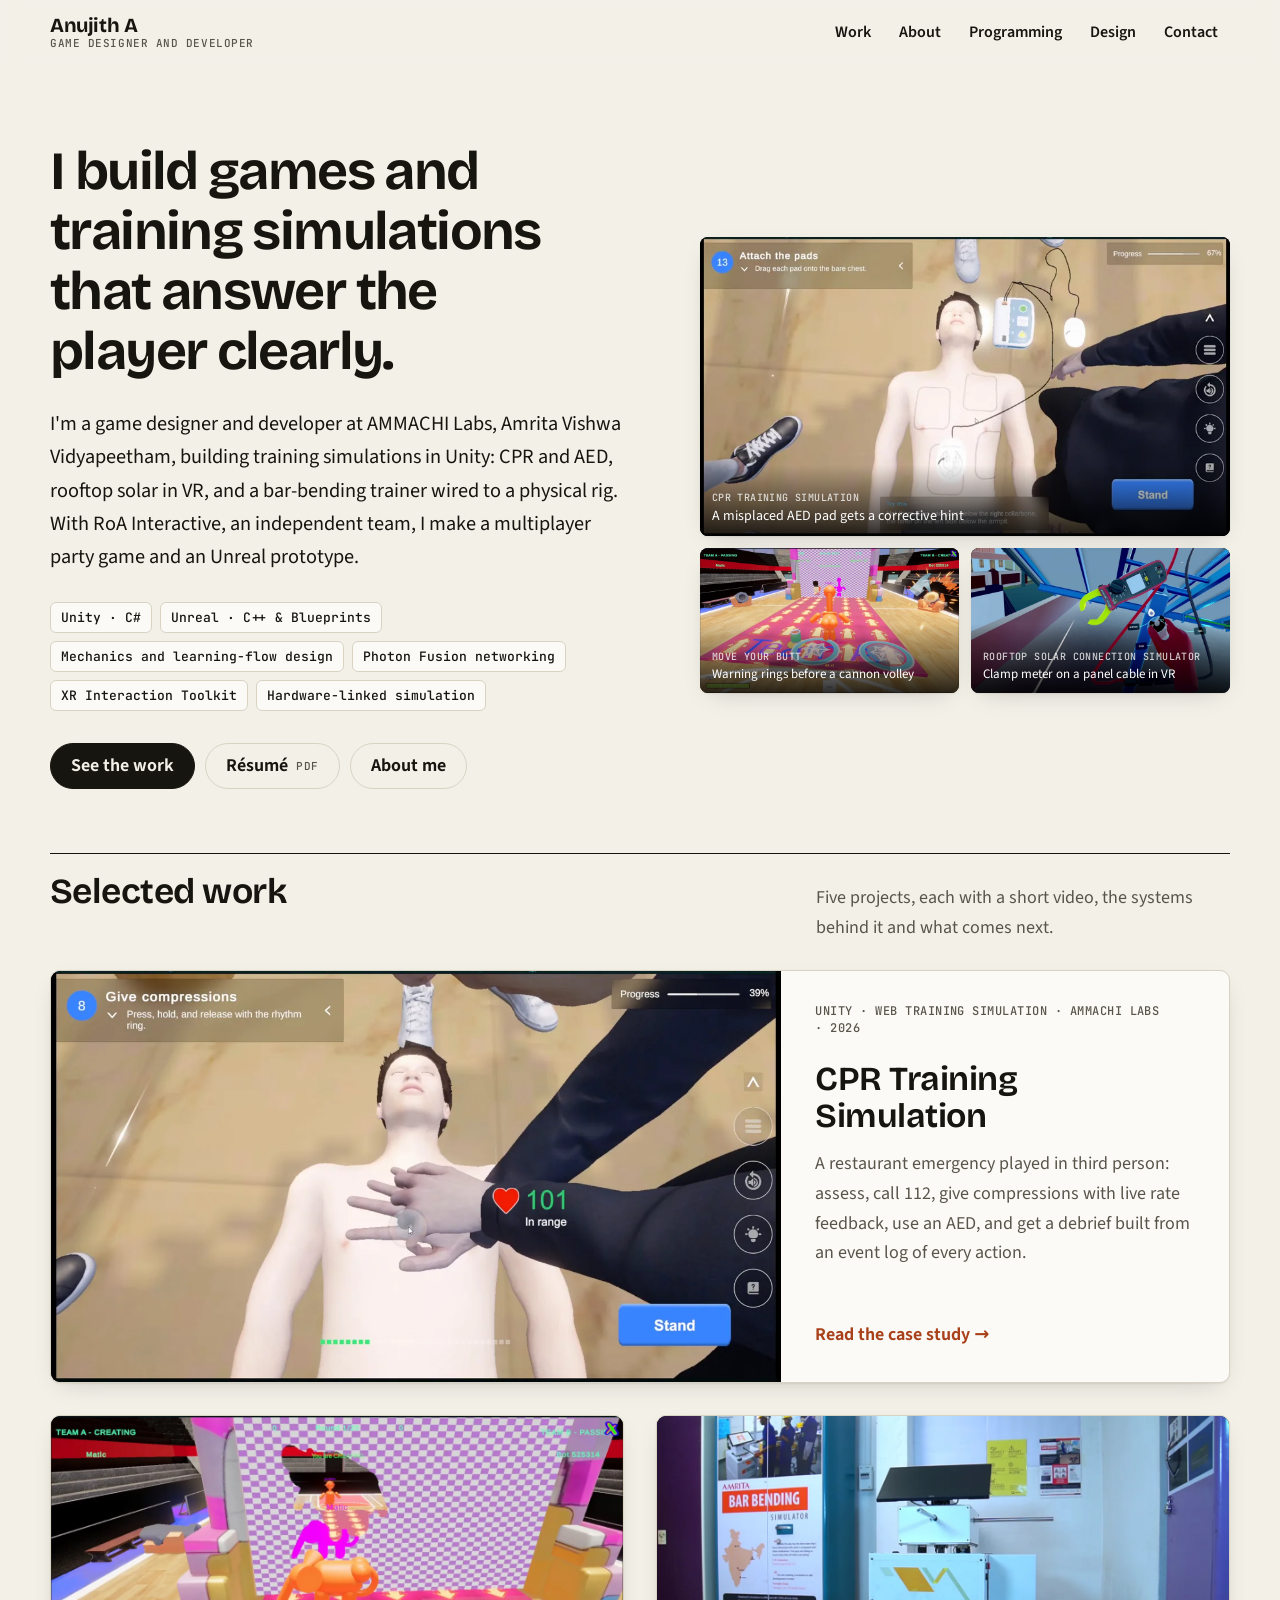
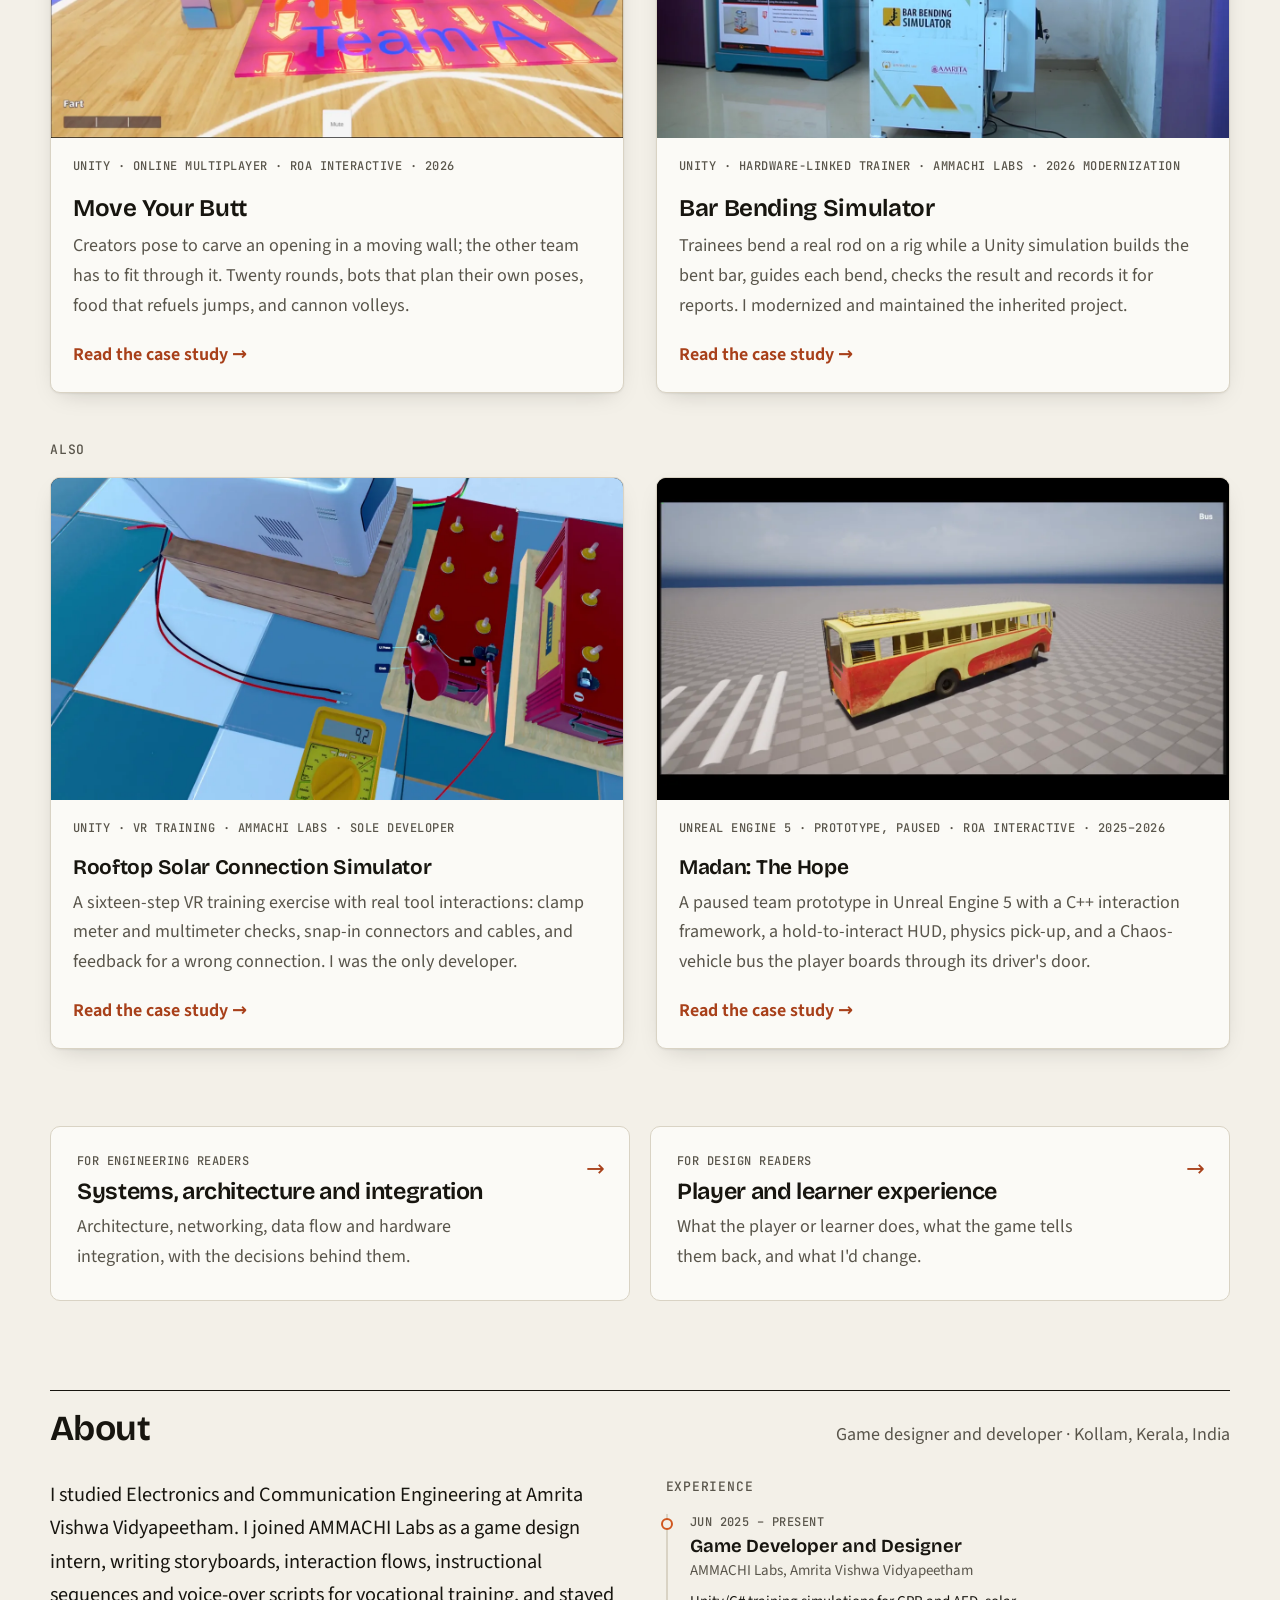
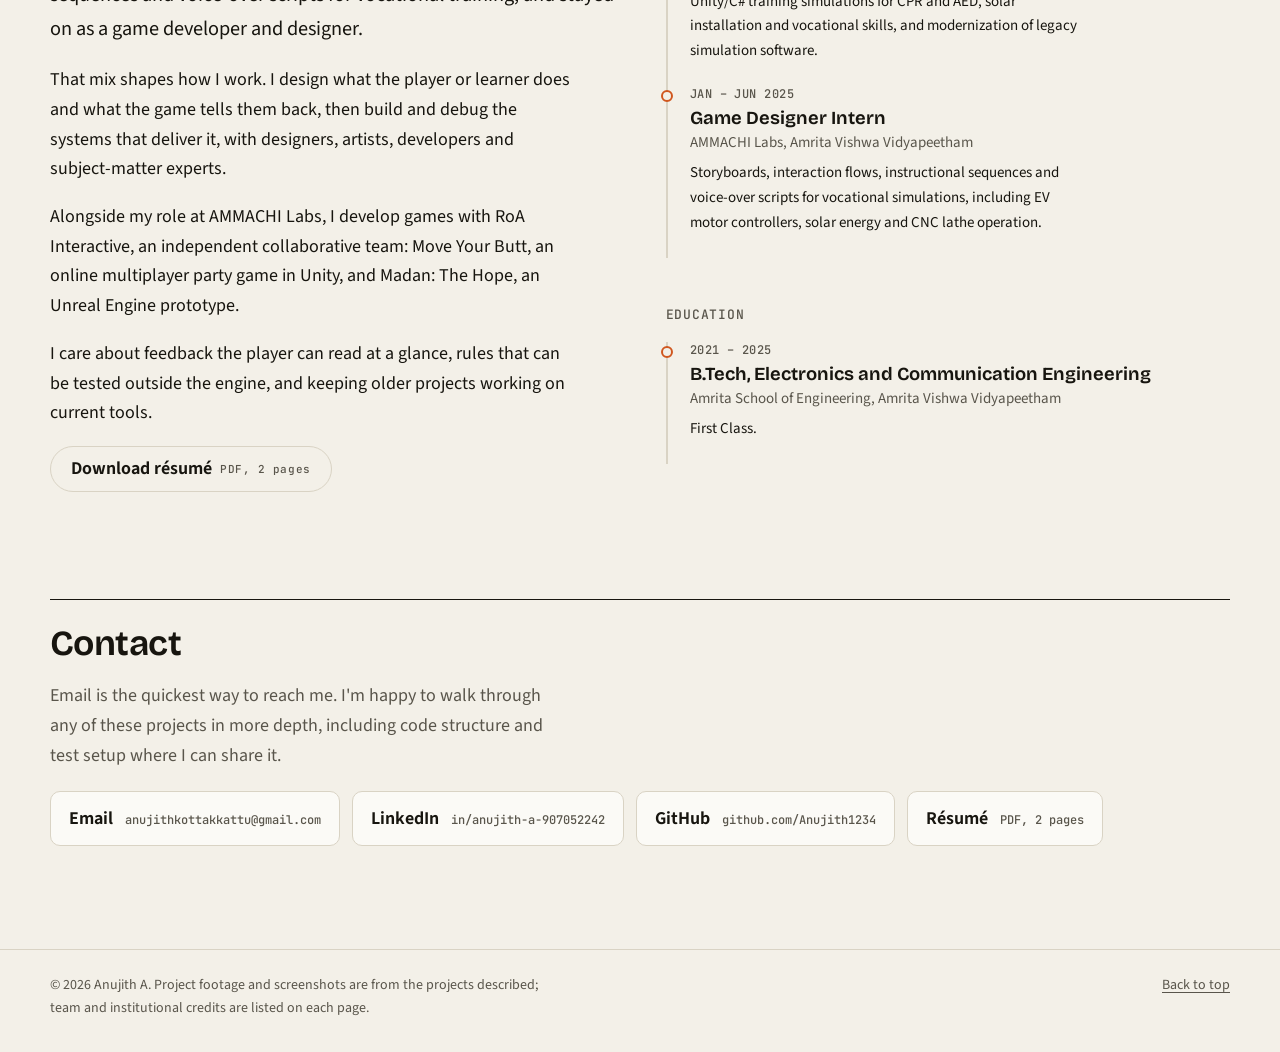
<file: index.html>
<!doctype html>
<html lang="en">
<head>
<meta charset="utf-8">
<meta name="viewport" content="width=device-width, initial-scale=1">
<title>Anujith A · Game designer and developer</title>
<meta name="description" content="Portfolio of Anujith A, a game designer and developer working in Unity and Unreal: multiplayer games, VR and healthcare training, and simulators connected to physical hardware.">
<meta property="og:type" content="website">
<meta property="og:site_name" content="Anujith A">
<meta property="og:title" content="Anujith A · Game designer and developer">
<meta property="og:description" content="Portfolio of Anujith A, a game designer and developer working in Unity and Unreal: multiplayer games, VR and healthcare training, and simulators connected to physical hardware.">
<link rel="canonical" href="https://anujith1234.github.io/">
<meta property="og:url" content="https://anujith1234.github.io/">
<meta property="og:image" content="https://anujith1234.github.io/media/cpr-third-person-simulation/poster-1280.jpg">
<meta property="og:image:width" content="1280">
<meta property="og:image:height" content="720">
<meta name="twitter:card" content="summary_large_image">
<meta name="color-scheme" content="light dark">
<meta name="theme-color" content="#f3f0e8" media="(prefers-color-scheme: light)">
<meta name="theme-color" content="#131210" media="(prefers-color-scheme: dark)">
<link rel="preload" href="static/fonts/source-sans-3-latin-wght.woff2" as="font" type="font/woff2" crossorigin>
<link rel="preload" href="static/fonts/bricolage-grotesque-latin-wght.woff2" as="font" type="font/woff2" crossorigin>
<link rel="stylesheet" href="static/css/site.css">
<link rel="icon" href="static/favicon.svg" type="image/svg+xml">
<script>document.documentElement.classList.add('js');</script>
<script src="static/js/site.js" defer></script>
</head>
<body class="page-home">
<a class="skip-link" href="#main">Skip to content</a>
<header class="site-header" data-header>
  <div class="wrap header-inner">
    <a class="wordmark" href="index.html" aria-label="Anujith A, home">
      <span class="wordmark-name">Anujith A</span>
      <span class="wordmark-role">Game designer and developer</span>
    </a>
    <button class="menu-toggle" type="button" aria-expanded="false" aria-controls="site-nav" data-menu-toggle>
      <span class="menu-toggle-bars" aria-hidden="true"></span><span class="menu-toggle-label">Menu</span>
    </button>
    <nav class="site-nav" id="site-nav" aria-label="Main" data-menu>
      <ul>
        <li><a href="index.html#work">Work</a></li>
        <li><a href="index.html#about">About</a></li>
        <li><a href="programming/index.html">Programming</a></li>
        <li><a href="design/index.html">Design</a></li>
        <li><a href="index.html#contact">Contact</a></li>
      </ul>
    </nav>
  </div>
</header>
<main id="main" tabindex="-1">
<section class="hero wrap" aria-labelledby="intro-heading">
  <div class="hero-copy">
  <h1 id="intro-heading" class="hero-title">I build games and training simulations that answer the player clearly.</h1>
  <div class="hero-text">
<p>I&#39;m a game designer and developer at AMMACHI Labs, Amrita Vishwa Vidyapeetham, building training simulations in Unity: CPR and AED, rooftop solar in VR, and a bar-bending trainer wired to a physical rig. With RoA Interactive, an independent team, I make a multiplayer party game and an Unreal prototype.</p>  </div>
  <ul class="focus-list" aria-label="Tools and areas">
<li>Unity · C#</li><li>Unreal · C++ &amp; Blueprints</li><li>Mechanics and learning-flow design</li><li>Photon Fusion networking</li><li>XR Interaction Toolkit</li><li>Hardware-linked simulation</li>  </ul>
  <div class="hero-actions">
    <a class="button" href="#work">See the work</a>
    <a class="button button--quiet" href="static/files/Anujith-A-Resume.pdf" type="application/pdf">Résumé <span class="button-note">PDF</span></a>
    <a class="button button--quiet" href="#about">About me</a>
  </div>
  </div>
  <ul class="hero-reel" aria-label="Moments from the projects">
    <li class="hero-shot hero-shot--1">
      <a href="work/cpr-third-person-simulation/index.html" aria-label="CPR Training Simulation: A misplaced AED pad gets a corrective hint">
        <img src="media/cpr-third-person-simulation/still-05-aed-pad-hint-800.webp" srcset="media/cpr-third-person-simulation/still-05-aed-pad-hint-800.webp 800w, media/cpr-third-person-simulation/still-05-aed-pad-hint-1600.webp 1600w"
             sizes="(min-width: 1100px) 520px, 90vw" width="1600" height="900" alt="" fetchpriority=high>
        <span class="hero-shot-label"><span class="meta">CPR Training Simulation</span>A misplaced AED pad gets a corrective hint</span>
      </a>
    </li>
    <li class="hero-shot hero-shot--2">
      <a href="work/move-your-butt/index.html" aria-label="Move Your Butt: Warning rings before a cannon volley">
        <img src="media/move-your-butt/still-04-cannon-volley-800.webp" srcset="media/move-your-butt/still-04-cannon-volley-800.webp 800w, media/move-your-butt/still-04-cannon-volley-1600.webp 1600w"
             sizes="(min-width: 1100px) 255px, 45vw" width="1600" height="900" alt="" loading=lazy>
        <span class="hero-shot-label"><span class="meta">Move Your Butt</span>Warning rings before a cannon volley</span>
      </a>
    </li>
    <li class="hero-shot hero-shot--3">
      <a href="work/solar-vr/index.html" aria-label="Rooftop Solar Connection Simulator: Clamp meter on a panel cable in VR">
        <img src="media/solar-vr/still-02-clamp-meter-800.webp" srcset="media/solar-vr/still-02-clamp-meter-800.webp 800w, media/solar-vr/still-02-clamp-meter-1600.webp 1600w"
             sizes="(min-width: 1100px) 255px, 45vw" width="1600" height="900" alt="" loading=lazy>
        <span class="hero-shot-label"><span class="meta">Rooftop Solar Connection Simulator</span>Clamp meter on a panel cable in VR</span>
      </a>
    </li>
  </ul>
</section>

<section class="work wrap" id="work" aria-labelledby="work-heading">
  <div class="section-head">
    <h2 id="work-heading">Selected work</h2>
    <p>Five projects, each with a short video, the systems behind it and what comes next.</p>
  </div>
  <div class="card-grid card-grid--featured">
      <article class="card card--lead reveal">
  <div class="card-media">
    <img src="media/cpr-third-person-simulation/poster-1280.webp"
     srcset="media/cpr-third-person-simulation/poster-1280.webp 1280w, media/cpr-third-person-simulation/poster-1920.webp 1920w"
     sizes="(min-width: 1100px) 60vw, (min-width: 700px) 50vw, 100vw" width="1920" height="1080" alt=""
loading="lazy" decoding="async"style="view-transition-name: cover-cpr-third-person-simulation">
  </div>
  <div class="card-body">
    <p class="meta">Unity · Web training simulation · AMMACHI Labs · 2026</p>
    <h3 class="card-title"><a class="card-link" href="work/cpr-third-person-simulation/index.html">CPR Training Simulation</a></h3>
    <p class="card-text">A restaurant emergency played in third person: assess, call 112, give compressions with live rate feedback, use an AED, and get a debrief built from an event log of every action.</p>
    <p class="card-cta" aria-hidden="true">Read the case study <span class="arrow">→</span></p>
  </div>
</article>
      <article class="card card--regular reveal">
  <div class="card-media">
    <img src="media/move-your-butt/poster-1280.webp"
     srcset="media/move-your-butt/poster-1280.webp 1280w, media/move-your-butt/poster-1920.webp 1920w"
     sizes="(min-width: 700px) 50vw, 100vw" width="1920" height="1080" alt=""
loading="lazy" decoding="async"style="view-transition-name: cover-move-your-butt">
  </div>
  <div class="card-body">
    <p class="meta">Unity · Online multiplayer · RoA Interactive · 2026</p>
    <h3 class="card-title"><a class="card-link" href="work/move-your-butt/index.html">Move Your Butt</a></h3>
    <p class="card-text">Creators pose to carve an opening in a moving wall; the other team has to fit through it. Twenty rounds, bots that plan their own poses, food that refuels jumps, and cannon volleys.</p>
    <p class="card-cta" aria-hidden="true">Read the case study <span class="arrow">→</span></p>
  </div>
</article>
      <article class="card card--regular reveal">
  <div class="card-media">
    <img src="media/bar-bending/poster-1280.webp"
     srcset="media/bar-bending/poster-1280.webp 1280w, media/bar-bending/poster-1920.webp 1920w"
     sizes="(min-width: 700px) 50vw, 100vw" width="1920" height="1080" alt=""
loading="lazy" decoding="async"style="view-transition-name: cover-bar-bending">
  </div>
  <div class="card-body">
    <p class="meta">Unity · Hardware-linked trainer · AMMACHI Labs · 2026 modernization</p>
    <h3 class="card-title"><a class="card-link" href="work/bar-bending/index.html">Bar Bending Simulator</a></h3>
    <p class="card-text">Trainees bend a real rod on a rig while a Unity simulation builds the bent bar, guides each bend, checks the result and records it for reports. I modernized and maintained the inherited project.</p>
    <p class="card-cta" aria-hidden="true">Read the case study <span class="arrow">→</span></p>
  </div>
</article>
  </div>
  <h3 class="subhead">Also</h3>
  <div class="card-grid card-grid--more">
      <article class="card card--compact reveal">
  <div class="card-media">
    <img src="media/solar-vr/poster-1280.webp"
     srcset="media/solar-vr/poster-1280.webp 1280w, media/solar-vr/poster-1920.webp 1920w"
     sizes="(min-width: 700px) 50vw, 100vw" width="1920" height="1080" alt=""
loading="lazy" decoding="async"style="view-transition-name: cover-solar-vr">
  </div>
  <div class="card-body">
    <p class="meta">Unity · VR training · AMMACHI Labs · Sole developer</p>
    <h3 class="card-title"><a class="card-link" href="work/solar-vr/index.html">Rooftop Solar Connection Simulator</a></h3>
    <p class="card-text">A sixteen-step VR training exercise with real tool interactions: clamp meter and multimeter checks, snap-in connectors and cables, and feedback for a wrong connection. I was the only developer.</p>
    <p class="card-cta" aria-hidden="true">Read the case study <span class="arrow">→</span></p>
  </div>
</article>
      <article class="card card--compact reveal">
  <div class="card-media">
    <img src="media/madan-the-hope/poster-1280.webp"
     srcset="media/madan-the-hope/poster-1280.webp 1280w, media/madan-the-hope/poster-1920.webp 1920w"
     sizes="(min-width: 700px) 50vw, 100vw" width="1920" height="1080" alt=""
loading="lazy" decoding="async"style="view-transition-name: cover-madan-the-hope">
  </div>
  <div class="card-body">
    <p class="meta">Unreal Engine 5 · Prototype, paused · RoA Interactive · 2025–2026</p>
    <h3 class="card-title"><a class="card-link" href="work/madan-the-hope/index.html">Madan: The Hope</a></h3>
    <p class="card-text">A paused team prototype in Unreal Engine 5 with a C++ interaction framework, a hold-to-interact HUD, physics pick-up, and a Chaos-vehicle bus the player boards through its driver&#39;s door.</p>
    <p class="card-cta" aria-hidden="true">Read the case study <span class="arrow">→</span></p>
  </div>
</article>
  </div>
</section>

<section class="lenses wrap" aria-labelledby="lenses-heading">
  <h2 id="lenses-heading" class="visually-hidden">Two ways to read this portfolio</h2>
  <a class="lens reveal" href="programming/index.html">
    <span class="meta">For engineering readers</span>
    <span class="lens-title">Systems, architecture and integration</span>
    <span class="lens-text">Architecture, networking, data flow and hardware integration, with the decisions behind them.</span>
    <span class="arrow" aria-hidden="true">→</span>
  </a>
  <a class="lens reveal" href="design/index.html">
    <span class="meta">For design readers</span>
    <span class="lens-title">Player and learner experience</span>
    <span class="lens-text">What the player or learner does, what the game tells them back, and what I'd change.</span>
    <span class="arrow" aria-hidden="true">→</span>
  </a>
</section>

<section class="about wrap" id="about" aria-labelledby="about-heading">
  <div class="section-head">
    <h2 id="about-heading">About</h2>
    <p>Game designer and developer · Kollam, Kerala, India</p>
  </div>
  <div class="about-grid">
    <div class="about-text">
<p>I studied Electronics and Communication Engineering at Amrita Vishwa Vidyapeetham. I joined AMMACHI Labs as a game design intern, writing storyboards, interaction flows, instructional sequences and voice-over scripts for vocational training, and stayed on as a game developer and designer.</p><p>That mix shapes how I work. I design what the player or learner does and what the game tells them back, then build and debug the systems that deliver it, with designers, artists, developers and subject-matter experts.</p><p>Alongside my role at AMMACHI Labs, I develop games with RoA Interactive, an independent collaborative team: Move Your Butt, an online multiplayer party game in Unity, and Madan: The Hope, an Unreal Engine prototype.</p><p>I care about feedback the player can read at a glance, rules that can be tested outside the engine, and keeping older projects working on current tools.</p>      <p><a class="button button--quiet" href="static/files/Anujith-A-Resume.pdf" type="application/pdf">Download résumé <span class="button-note">PDF, 2 pages</span></a></p>
    </div>
    <div class="about-timeline">
      <h3 class="subhead subhead--flush">Experience</h3>
      <ol class="timeline">
        <li class="reveal"><p class="meta">Jun 2025 – present</p><p class="timeline-role">Game Developer and Designer</p><p class="timeline-org">AMMACHI Labs, Amrita Vishwa Vidyapeetham</p><p class="timeline-text">Unity/C# training simulations for CPR and AED, solar installation and vocational skills, and modernization of legacy simulation software.</p></li>
        <li class="reveal"><p class="meta">Jan – Jun 2025</p><p class="timeline-role">Game Designer Intern</p><p class="timeline-org">AMMACHI Labs, Amrita Vishwa Vidyapeetham</p><p class="timeline-text">Storyboards, interaction flows, instructional sequences and voice-over scripts for vocational simulations, including EV motor controllers, solar energy and CNC lathe operation.</p></li>
      </ol>
      <h3 class="subhead">Education</h3>
      <ol class="timeline">
        <li class="reveal"><p class="meta">2021 – 2025</p><p class="timeline-role">B.Tech, Electronics and Communication Engineering</p><p class="timeline-org">Amrita School of Engineering, Amrita Vishwa Vidyapeetham</p><p class="timeline-text">First Class.</p></li>
      </ol>
    </div>
  </div>
</section>

<section class="contact wrap" id="contact" aria-labelledby="contact-heading">
  <h2 id="contact-heading">Contact</h2>
  <p>Email is the quickest way to reach me. I'm happy to walk through any of these projects in more depth, including code structure and test setup where I can share it.</p>
  <ul class="contact-list">
    <li><a href="mailto:anujithkottakkattu@gmail.com">Email <span class="meta">anujithkottakkattu@gmail.com</span></a></li>
    <li><a href="https://www.linkedin.com/in/anujith-a-907052242/" rel="me">LinkedIn <span class="meta">in/anujith-a-907052242</span></a></li>
    <li><a href="https://github.com/Anujith1234" rel="me">GitHub <span class="meta">github.com/Anujith1234</span></a></li>
    <li><a href="static/files/Anujith-A-Resume.pdf" type="application/pdf">Résumé <span class="meta">PDF, 2 pages</span></a></li>
  </ul>
</section>
</main>
<footer class="site-footer">
  <div class="wrap footer-inner">
    <p>© 2026 Anujith A. Project footage and screenshots are from the projects described; team and institutional credits are listed on each page.</p>
    <p><a href="#main" class="to-top">Back to top</a></p>
  </div>
</footer>
</body>
</html>
</file>
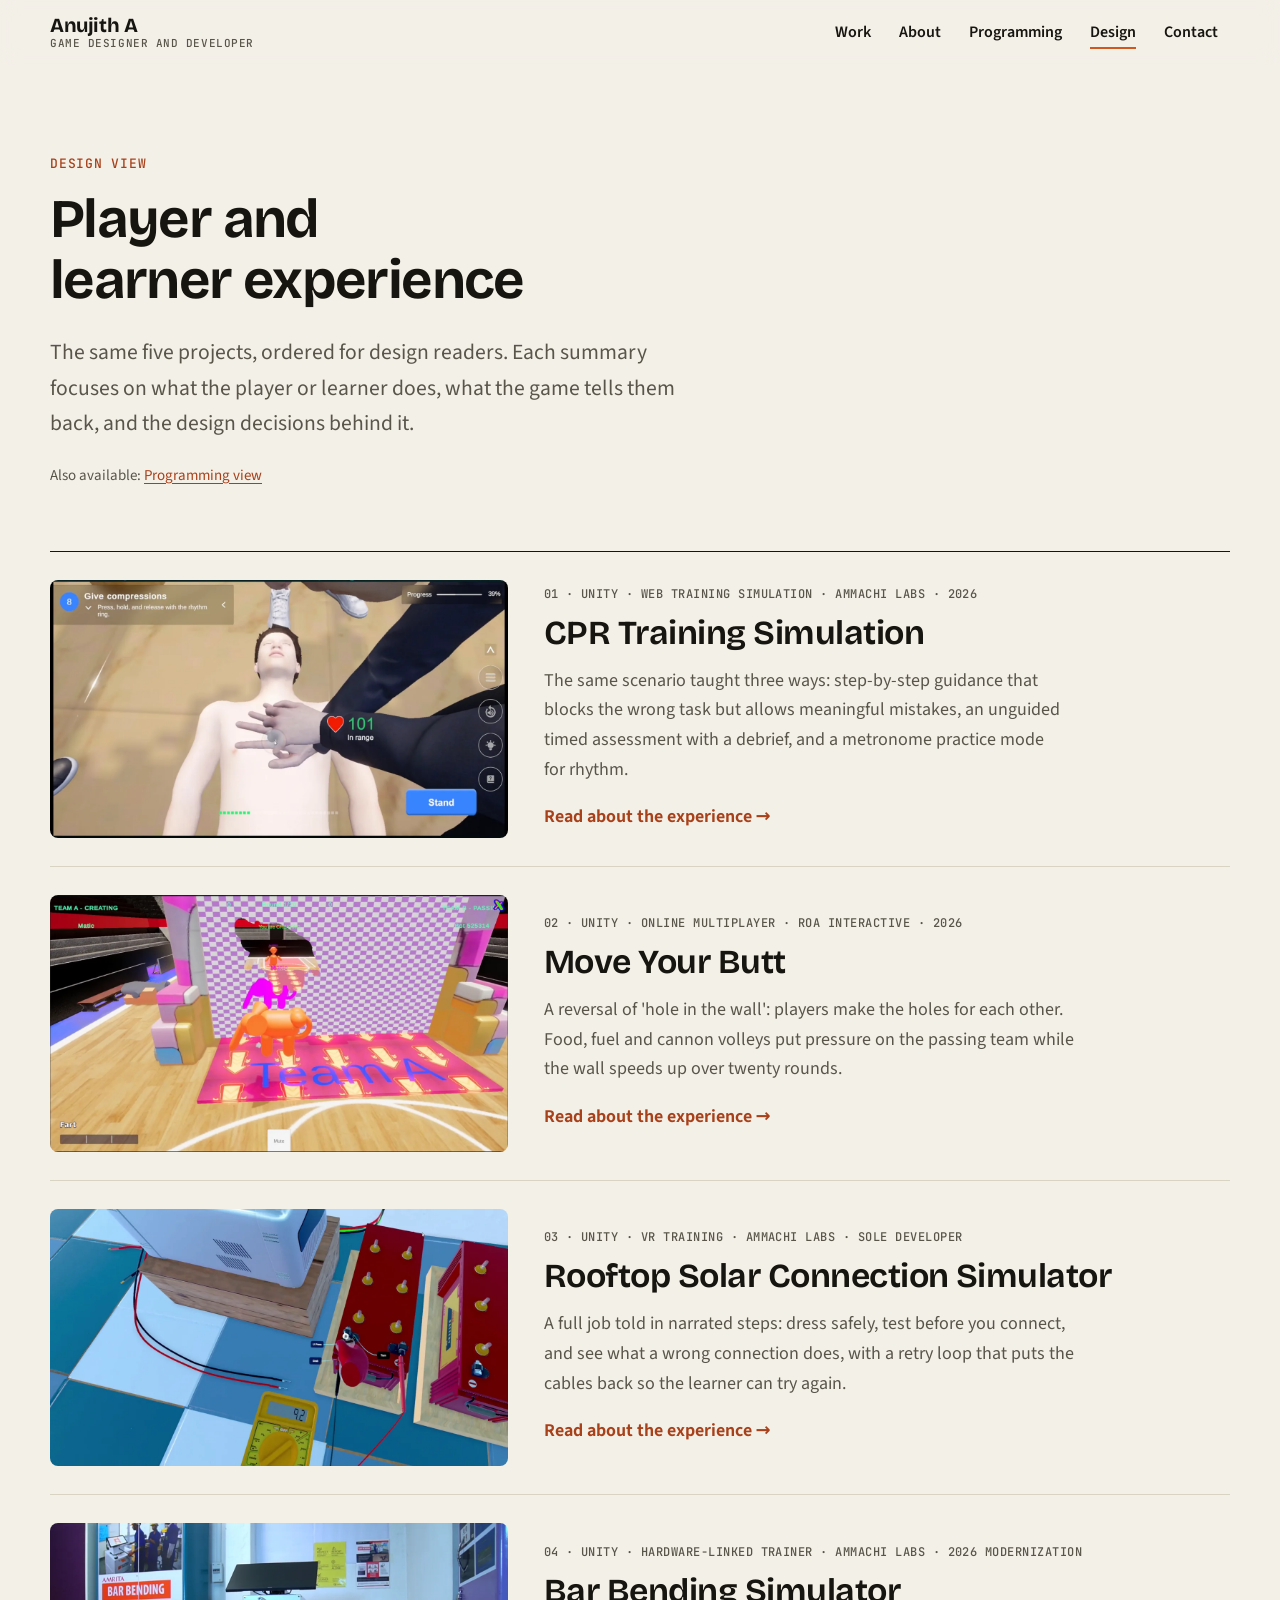
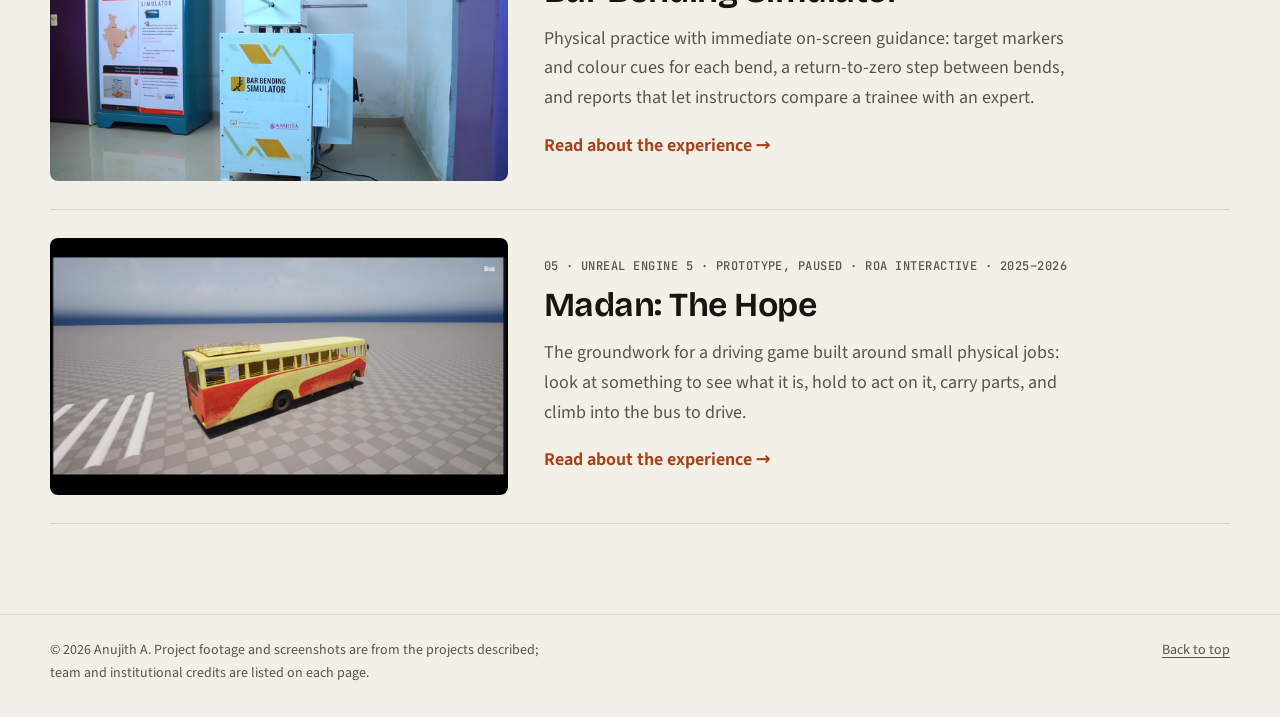
<file: design/index.html>
<!doctype html>
<html lang="en">
<head>
<meta charset="utf-8">
<meta name="viewport" content="width=device-width, initial-scale=1">
<title>Design view · Anujith A</title>
<meta name="description" content="The same five projects, ordered for design readers. Each summary focuses on what the player or learner does, what the game tells them back, and the design decisions behind it.">
<meta property="og:type" content="website">
<meta property="og:site_name" content="Anujith A">
<meta property="og:title" content="Design view · Anujith A">
<meta property="og:description" content="The same five projects, ordered for design readers. Each summary focuses on what the player or learner does, what the game tells them back, and the design decisions behind it.">
<link rel="canonical" href="https://anujith1234.github.io/design/">
<meta property="og:url" content="https://anujith1234.github.io/design/">
<meta property="og:image" content="https://anujith1234.github.io/media/cpr-third-person-simulation/poster-1280.jpg">
<meta property="og:image:width" content="1280">
<meta property="og:image:height" content="720">
<meta name="twitter:card" content="summary_large_image">
<meta name="color-scheme" content="light dark">
<meta name="theme-color" content="#f3f0e8" media="(prefers-color-scheme: light)">
<meta name="theme-color" content="#131210" media="(prefers-color-scheme: dark)">
<link rel="preload" href="../static/fonts/source-sans-3-latin-wght.woff2" as="font" type="font/woff2" crossorigin>
<link rel="preload" href="../static/fonts/bricolage-grotesque-latin-wght.woff2" as="font" type="font/woff2" crossorigin>
<link rel="stylesheet" href="../static/css/site.css">
<link rel="icon" href="../static/favicon.svg" type="image/svg+xml">
<script>document.documentElement.classList.add('js');</script>
<script src="../static/js/site.js" defer></script>
</head>
<body class="page-design">
<a class="skip-link" href="#main">Skip to content</a>
<header class="site-header" data-header>
  <div class="wrap header-inner">
    <a class="wordmark" href="../index.html" aria-label="Anujith A, home">
      <span class="wordmark-name">Anujith A</span>
      <span class="wordmark-role">Game designer and developer</span>
    </a>
    <button class="menu-toggle" type="button" aria-expanded="false" aria-controls="site-nav" data-menu-toggle>
      <span class="menu-toggle-bars" aria-hidden="true"></span><span class="menu-toggle-label">Menu</span>
    </button>
    <nav class="site-nav" id="site-nav" aria-label="Main" data-menu>
      <ul>
        <li><a href="../index.html#work">Work</a></li>
        <li><a href="../index.html#about">About</a></li>
        <li><a href="../programming/index.html">Programming</a></li>
        <li><a href="../design/index.html" aria-current="page">Design</a></li>
        <li><a href="../index.html#contact">Contact</a></li>
      </ul>
    </nav>
  </div>
</header>
<main id="main" tabindex="-1">
<section class="route-head wrap" aria-labelledby="route-title">
  <p class="eyebrow">Design view</p>
  <h1 id="route-title" class="hero-title hero-title--small">Player and learner experience</h1>
  <p class="lede">The same five projects, ordered for design readers. Each summary focuses on what the player or learner does, what the game tells them back, and the design decisions behind it.</p>
  <p class="route-switch">Also available: <a href="../programming/index.html">Programming view</a></p>
</section>
<ol class="route-list wrap">
  <li class="route-item reveal">
    <div class="route-media"><img src="../media/cpr-third-person-simulation/poster-1280.webp"
     srcset="../media/cpr-third-person-simulation/poster-1280.webp 1280w, ../media/cpr-third-person-simulation/poster-1920.webp 1920w"
     sizes="(min-width: 900px) 40vw, 100vw" width="1920" height="1080" alt=""
loading="lazy" decoding="async"></div>
    <div class="route-body">
      <p class="meta">01 · Unity · Web training simulation · AMMACHI Labs · 2026</p>
      <h2 class="route-item-title"><a class="card-link" href="../work/cpr-third-person-simulation/index.html#the-experience">CPR Training Simulation</a></h2>
      <p>The same scenario taught three ways: step-by-step guidance that blocks the wrong task but allows meaningful mistakes, an unguided timed assessment with a debrief, and a metronome practice mode for rhythm.</p>
      <p class="card-cta" aria-hidden="true">Read about the experience <span class="arrow">→</span></p>
    </div>
  </li>
  <li class="route-item reveal">
    <div class="route-media"><img src="../media/move-your-butt/poster-1280.webp"
     srcset="../media/move-your-butt/poster-1280.webp 1280w, ../media/move-your-butt/poster-1920.webp 1920w"
     sizes="(min-width: 900px) 40vw, 100vw" width="1920" height="1080" alt=""
loading="lazy" decoding="async"></div>
    <div class="route-body">
      <p class="meta">02 · Unity · Online multiplayer · RoA Interactive · 2026</p>
      <h2 class="route-item-title"><a class="card-link" href="../work/move-your-butt/index.html#the-experience">Move Your Butt</a></h2>
      <p>A reversal of &#39;hole in the wall&#39;: players make the holes for each other. Food, fuel and cannon volleys put pressure on the passing team while the wall speeds up over twenty rounds.</p>
      <p class="card-cta" aria-hidden="true">Read about the experience <span class="arrow">→</span></p>
    </div>
  </li>
  <li class="route-item reveal">
    <div class="route-media"><img src="../media/solar-vr/poster-1280.webp"
     srcset="../media/solar-vr/poster-1280.webp 1280w, ../media/solar-vr/poster-1920.webp 1920w"
     sizes="(min-width: 900px) 40vw, 100vw" width="1920" height="1080" alt=""
loading="lazy" decoding="async"></div>
    <div class="route-body">
      <p class="meta">03 · Unity · VR training · AMMACHI Labs · Sole developer</p>
      <h2 class="route-item-title"><a class="card-link" href="../work/solar-vr/index.html#the-experience">Rooftop Solar Connection Simulator</a></h2>
      <p>A full job told in narrated steps: dress safely, test before you connect, and see what a wrong connection does, with a retry loop that puts the cables back so the learner can try again.</p>
      <p class="card-cta" aria-hidden="true">Read about the experience <span class="arrow">→</span></p>
    </div>
  </li>
  <li class="route-item reveal">
    <div class="route-media"><img src="../media/bar-bending/poster-1280.webp"
     srcset="../media/bar-bending/poster-1280.webp 1280w, ../media/bar-bending/poster-1920.webp 1920w"
     sizes="(min-width: 900px) 40vw, 100vw" width="1920" height="1080" alt=""
loading="lazy" decoding="async"></div>
    <div class="route-body">
      <p class="meta">04 · Unity · Hardware-linked trainer · AMMACHI Labs · 2026 modernization</p>
      <h2 class="route-item-title"><a class="card-link" href="../work/bar-bending/index.html#the-experience">Bar Bending Simulator</a></h2>
      <p>Physical practice with immediate on-screen guidance: target markers and colour cues for each bend, a return-to-zero step between bends, and reports that let instructors compare a trainee with an expert.</p>
      <p class="card-cta" aria-hidden="true">Read about the experience <span class="arrow">→</span></p>
    </div>
  </li>
  <li class="route-item reveal">
    <div class="route-media"><img src="../media/madan-the-hope/poster-1280.webp"
     srcset="../media/madan-the-hope/poster-1280.webp 1280w, ../media/madan-the-hope/poster-1920.webp 1920w"
     sizes="(min-width: 900px) 40vw, 100vw" width="1920" height="1080" alt=""
loading="lazy" decoding="async"></div>
    <div class="route-body">
      <p class="meta">05 · Unreal Engine 5 · Prototype, paused · RoA Interactive · 2025–2026</p>
      <h2 class="route-item-title"><a class="card-link" href="../work/madan-the-hope/index.html#the-experience">Madan: The Hope</a></h2>
      <p>The groundwork for a driving game built around small physical jobs: look at something to see what it is, hold to act on it, carry parts, and climb into the bus to drive.</p>
      <p class="card-cta" aria-hidden="true">Read about the experience <span class="arrow">→</span></p>
    </div>
  </li>
</ol>
</main>
<footer class="site-footer">
  <div class="wrap footer-inner">
    <p>© 2026 Anujith A. Project footage and screenshots are from the projects described; team and institutional credits are listed on each page.</p>
    <p><a href="#main" class="to-top">Back to top</a></p>
  </div>
</footer>
</body>
</html>
</file>
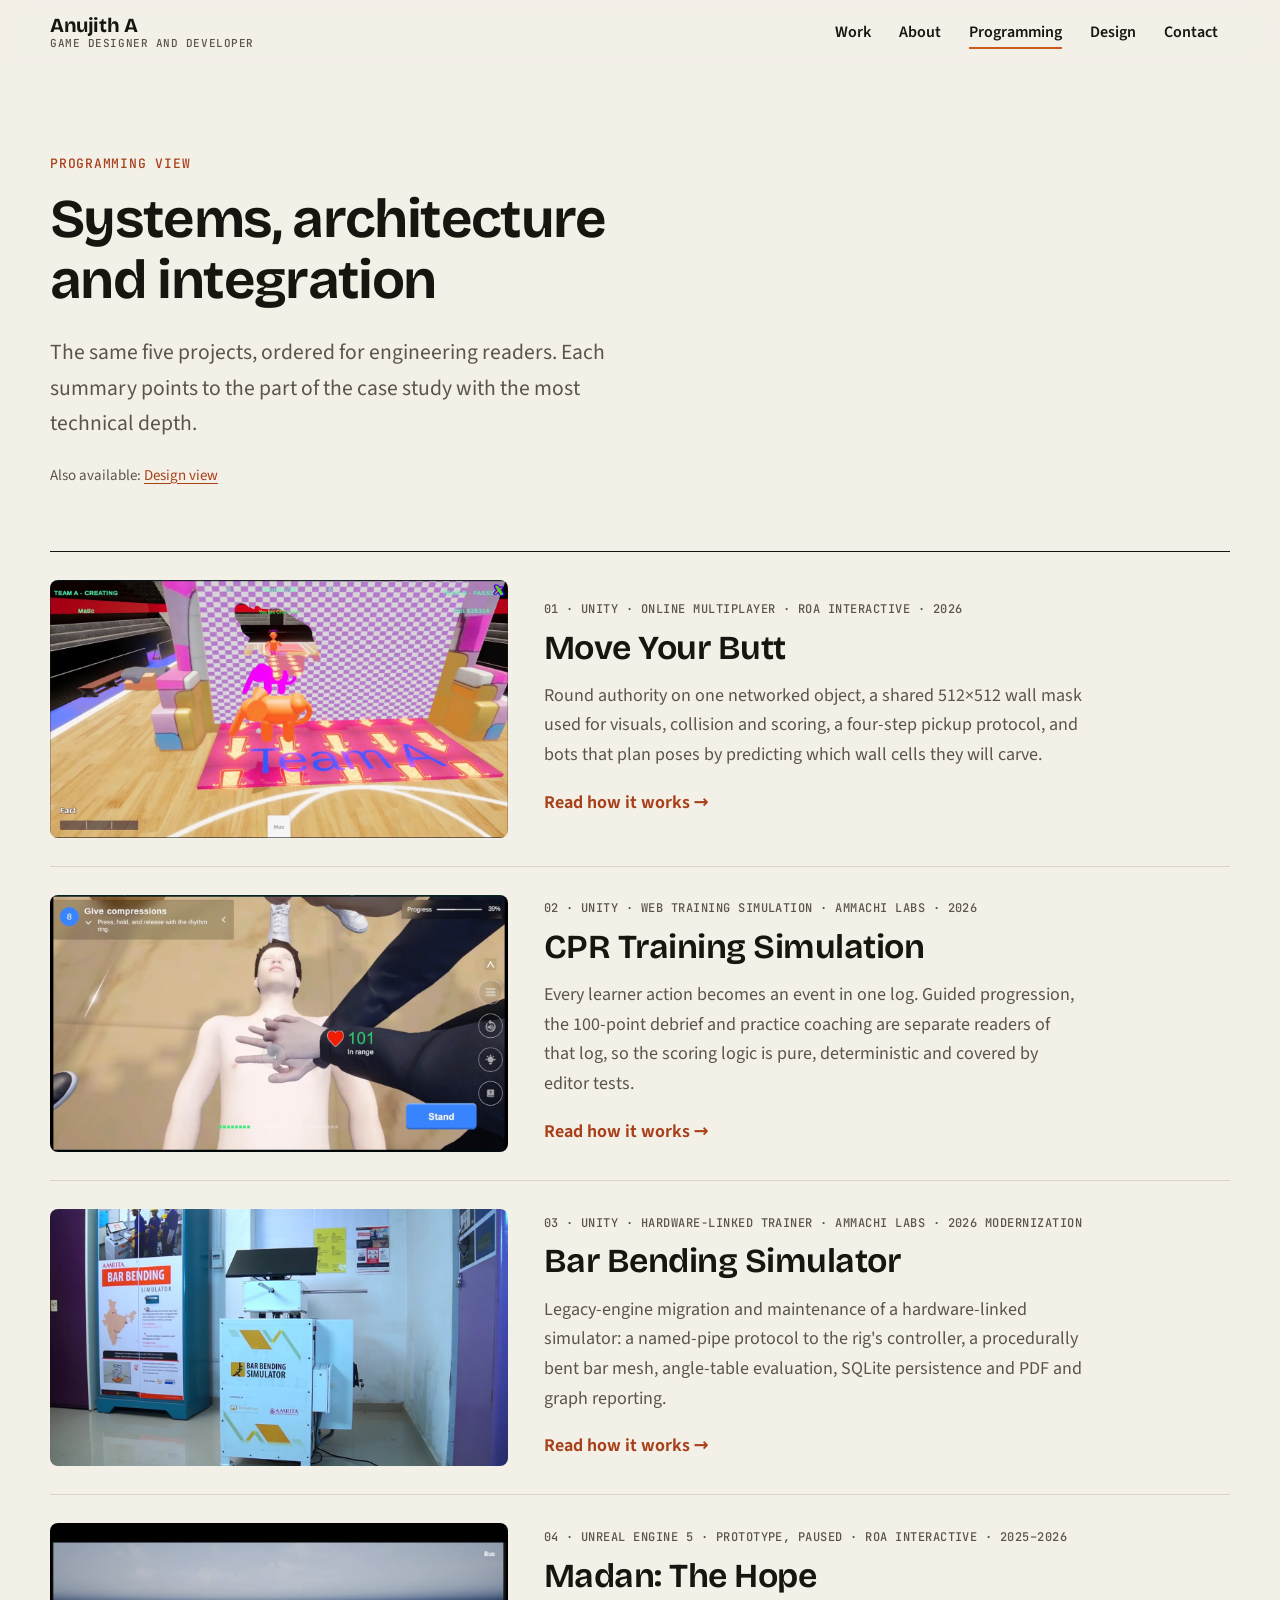
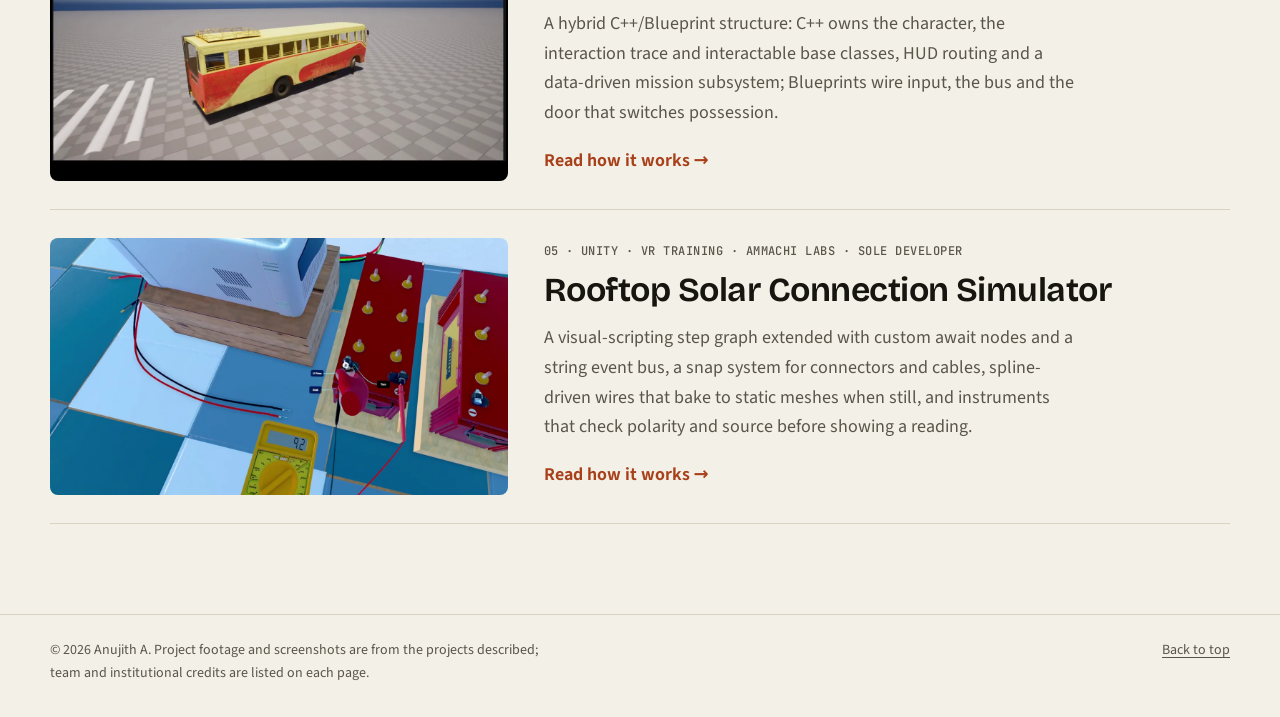
<file: programming/index.html>
<!doctype html>
<html lang="en">
<head>
<meta charset="utf-8">
<meta name="viewport" content="width=device-width, initial-scale=1">
<title>Programming view · Anujith A</title>
<meta name="description" content="The same five projects, ordered for engineering readers. Each summary points to the part of the case study with the most technical depth.">
<meta property="og:type" content="website">
<meta property="og:site_name" content="Anujith A">
<meta property="og:title" content="Programming view · Anujith A">
<meta property="og:description" content="The same five projects, ordered for engineering readers. Each summary points to the part of the case study with the most technical depth.">
<link rel="canonical" href="https://anujith1234.github.io/programming/">
<meta property="og:url" content="https://anujith1234.github.io/programming/">
<meta property="og:image" content="https://anujith1234.github.io/media/cpr-third-person-simulation/poster-1280.jpg">
<meta property="og:image:width" content="1280">
<meta property="og:image:height" content="720">
<meta name="twitter:card" content="summary_large_image">
<meta name="color-scheme" content="light dark">
<meta name="theme-color" content="#f3f0e8" media="(prefers-color-scheme: light)">
<meta name="theme-color" content="#131210" media="(prefers-color-scheme: dark)">
<link rel="preload" href="../static/fonts/source-sans-3-latin-wght.woff2" as="font" type="font/woff2" crossorigin>
<link rel="preload" href="../static/fonts/bricolage-grotesque-latin-wght.woff2" as="font" type="font/woff2" crossorigin>
<link rel="stylesheet" href="../static/css/site.css">
<link rel="icon" href="../static/favicon.svg" type="image/svg+xml">
<script>document.documentElement.classList.add('js');</script>
<script src="../static/js/site.js" defer></script>
</head>
<body class="page-programming">
<a class="skip-link" href="#main">Skip to content</a>
<header class="site-header" data-header>
  <div class="wrap header-inner">
    <a class="wordmark" href="../index.html" aria-label="Anujith A, home">
      <span class="wordmark-name">Anujith A</span>
      <span class="wordmark-role">Game designer and developer</span>
    </a>
    <button class="menu-toggle" type="button" aria-expanded="false" aria-controls="site-nav" data-menu-toggle>
      <span class="menu-toggle-bars" aria-hidden="true"></span><span class="menu-toggle-label">Menu</span>
    </button>
    <nav class="site-nav" id="site-nav" aria-label="Main" data-menu>
      <ul>
        <li><a href="../index.html#work">Work</a></li>
        <li><a href="../index.html#about">About</a></li>
        <li><a href="../programming/index.html" aria-current="page">Programming</a></li>
        <li><a href="../design/index.html">Design</a></li>
        <li><a href="../index.html#contact">Contact</a></li>
      </ul>
    </nav>
  </div>
</header>
<main id="main" tabindex="-1">
<section class="route-head wrap" aria-labelledby="route-title">
  <p class="eyebrow">Programming view</p>
  <h1 id="route-title" class="hero-title hero-title--small">Systems, architecture and integration</h1>
  <p class="lede">The same five projects, ordered for engineering readers. Each summary points to the part of the case study with the most technical depth.</p>
  <p class="route-switch">Also available: <a href="../design/index.html">Design view</a></p>
</section>
<ol class="route-list wrap">
  <li class="route-item reveal">
    <div class="route-media"><img src="../media/move-your-butt/poster-1280.webp"
     srcset="../media/move-your-butt/poster-1280.webp 1280w, ../media/move-your-butt/poster-1920.webp 1920w"
     sizes="(min-width: 900px) 40vw, 100vw" width="1920" height="1080" alt=""
loading="lazy" decoding="async"></div>
    <div class="route-body">
      <p class="meta">01 · Unity · Online multiplayer · RoA Interactive · 2026</p>
      <h2 class="route-item-title"><a class="card-link" href="../work/move-your-butt/index.html#how-it-works">Move Your Butt</a></h2>
      <p>Round authority on one networked object, a shared 512×512 wall mask used for visuals, collision and scoring, a four-step pickup protocol, and bots that plan poses by predicting which wall cells they will carve.</p>
      <p class="card-cta" aria-hidden="true">Read how it works <span class="arrow">→</span></p>
    </div>
  </li>
  <li class="route-item reveal">
    <div class="route-media"><img src="../media/cpr-third-person-simulation/poster-1280.webp"
     srcset="../media/cpr-third-person-simulation/poster-1280.webp 1280w, ../media/cpr-third-person-simulation/poster-1920.webp 1920w"
     sizes="(min-width: 900px) 40vw, 100vw" width="1920" height="1080" alt=""
loading="lazy" decoding="async"></div>
    <div class="route-body">
      <p class="meta">02 · Unity · Web training simulation · AMMACHI Labs · 2026</p>
      <h2 class="route-item-title"><a class="card-link" href="../work/cpr-third-person-simulation/index.html#how-it-works">CPR Training Simulation</a></h2>
      <p>Every learner action becomes an event in one log. Guided progression, the 100-point debrief and practice coaching are separate readers of that log, so the scoring logic is pure, deterministic and covered by editor tests.</p>
      <p class="card-cta" aria-hidden="true">Read how it works <span class="arrow">→</span></p>
    </div>
  </li>
  <li class="route-item reveal">
    <div class="route-media"><img src="../media/bar-bending/poster-1280.webp"
     srcset="../media/bar-bending/poster-1280.webp 1280w, ../media/bar-bending/poster-1920.webp 1920w"
     sizes="(min-width: 900px) 40vw, 100vw" width="1920" height="1080" alt=""
loading="lazy" decoding="async"></div>
    <div class="route-body">
      <p class="meta">03 · Unity · Hardware-linked trainer · AMMACHI Labs · 2026 modernization</p>
      <h2 class="route-item-title"><a class="card-link" href="../work/bar-bending/index.html#how-it-works">Bar Bending Simulator</a></h2>
      <p>Legacy-engine migration and maintenance of a hardware-linked simulator: a named-pipe protocol to the rig&#39;s controller, a procedurally bent bar mesh, angle-table evaluation, SQLite persistence and PDF and graph reporting.</p>
      <p class="card-cta" aria-hidden="true">Read how it works <span class="arrow">→</span></p>
    </div>
  </li>
  <li class="route-item reveal">
    <div class="route-media"><img src="../media/madan-the-hope/poster-1280.webp"
     srcset="../media/madan-the-hope/poster-1280.webp 1280w, ../media/madan-the-hope/poster-1920.webp 1920w"
     sizes="(min-width: 900px) 40vw, 100vw" width="1920" height="1080" alt=""
loading="lazy" decoding="async"></div>
    <div class="route-body">
      <p class="meta">04 · Unreal Engine 5 · Prototype, paused · RoA Interactive · 2025–2026</p>
      <h2 class="route-item-title"><a class="card-link" href="../work/madan-the-hope/index.html#how-it-works">Madan: The Hope</a></h2>
      <p>A hybrid C++/Blueprint structure: C++ owns the character, the interaction trace and interactable base classes, HUD routing and a data-driven mission subsystem; Blueprints wire input, the bus and the door that switches possession.</p>
      <p class="card-cta" aria-hidden="true">Read how it works <span class="arrow">→</span></p>
    </div>
  </li>
  <li class="route-item reveal">
    <div class="route-media"><img src="../media/solar-vr/poster-1280.webp"
     srcset="../media/solar-vr/poster-1280.webp 1280w, ../media/solar-vr/poster-1920.webp 1920w"
     sizes="(min-width: 900px) 40vw, 100vw" width="1920" height="1080" alt=""
loading="lazy" decoding="async"></div>
    <div class="route-body">
      <p class="meta">05 · Unity · VR training · AMMACHI Labs · Sole developer</p>
      <h2 class="route-item-title"><a class="card-link" href="../work/solar-vr/index.html#how-it-works">Rooftop Solar Connection Simulator</a></h2>
      <p>A visual-scripting step graph extended with custom await nodes and a string event bus, a snap system for connectors and cables, spline-driven wires that bake to static meshes when still, and instruments that check polarity and source before showing a reading.</p>
      <p class="card-cta" aria-hidden="true">Read how it works <span class="arrow">→</span></p>
    </div>
  </li>
</ol>
</main>
<footer class="site-footer">
  <div class="wrap footer-inner">
    <p>© 2026 Anujith A. Project footage and screenshots are from the projects described; team and institutional credits are listed on each page.</p>
    <p><a href="#main" class="to-top">Back to top</a></p>
  </div>
</footer>
</body>
</html>
</file>
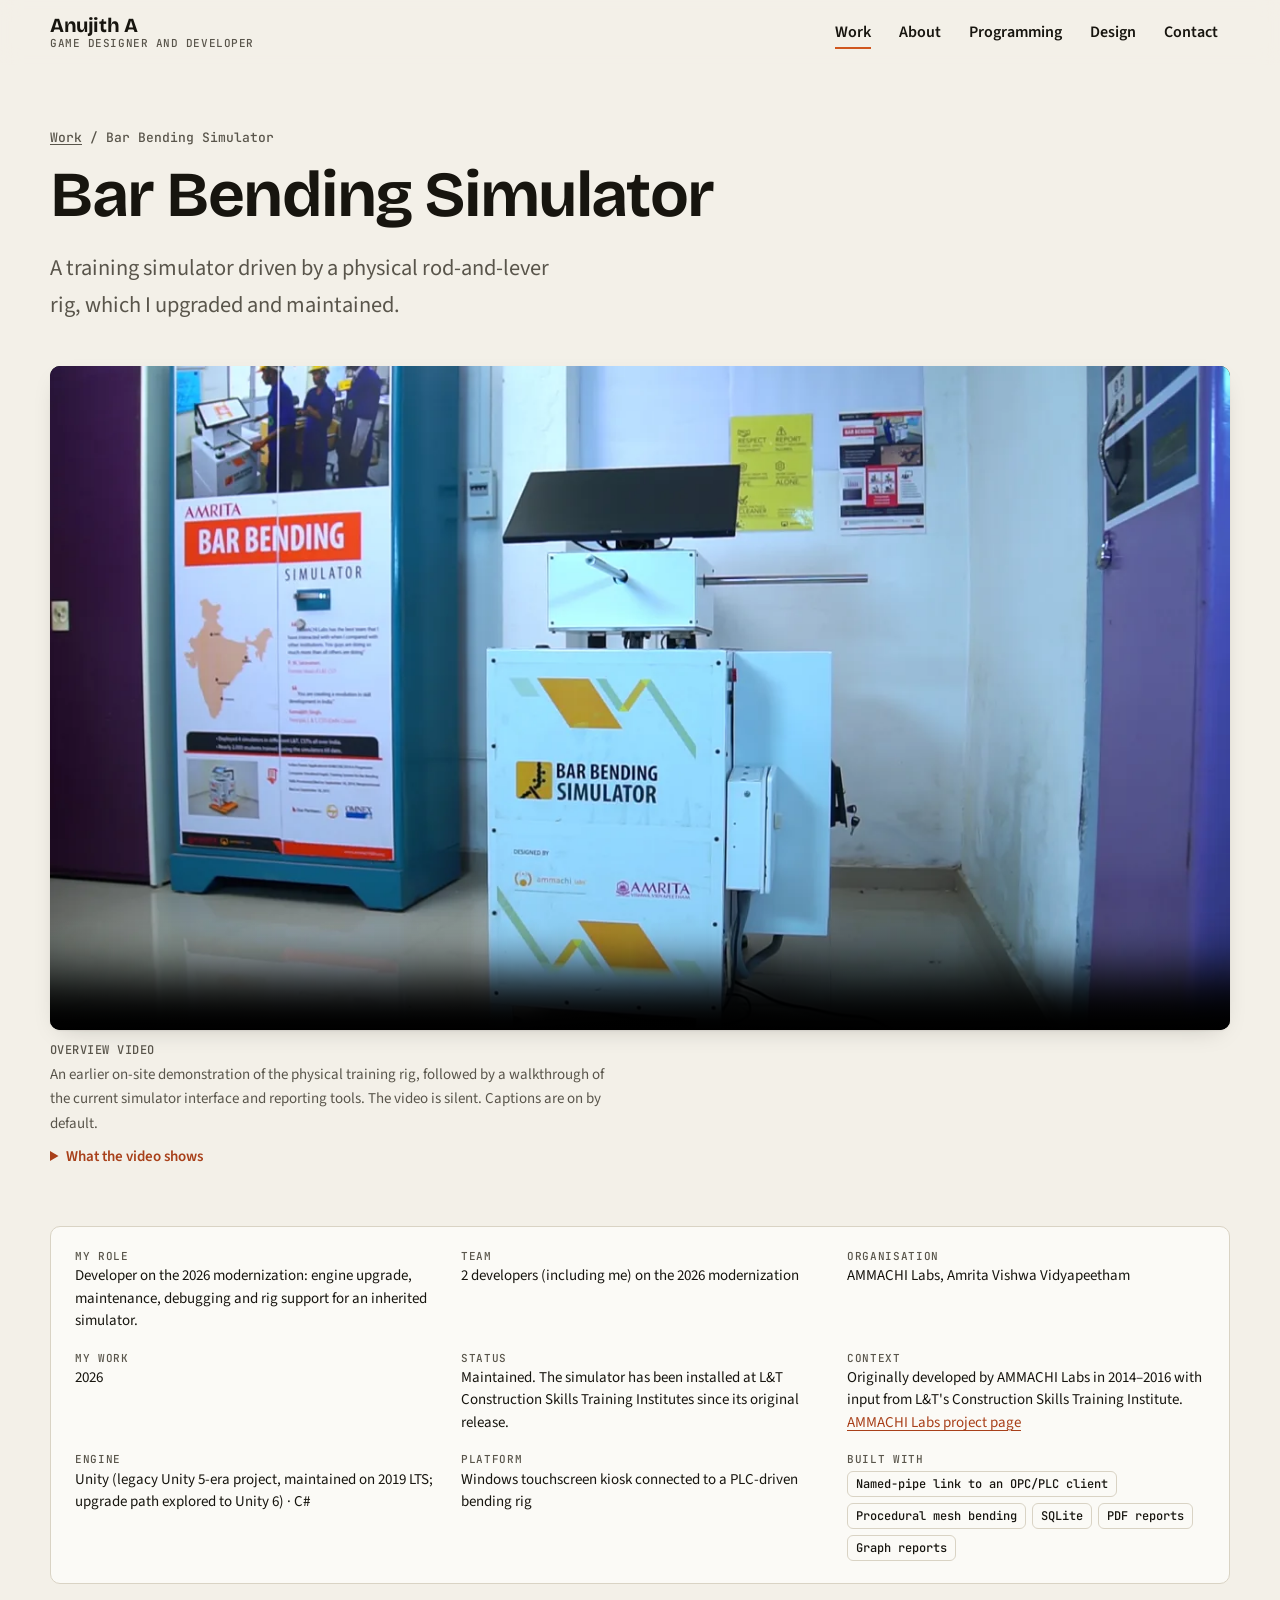
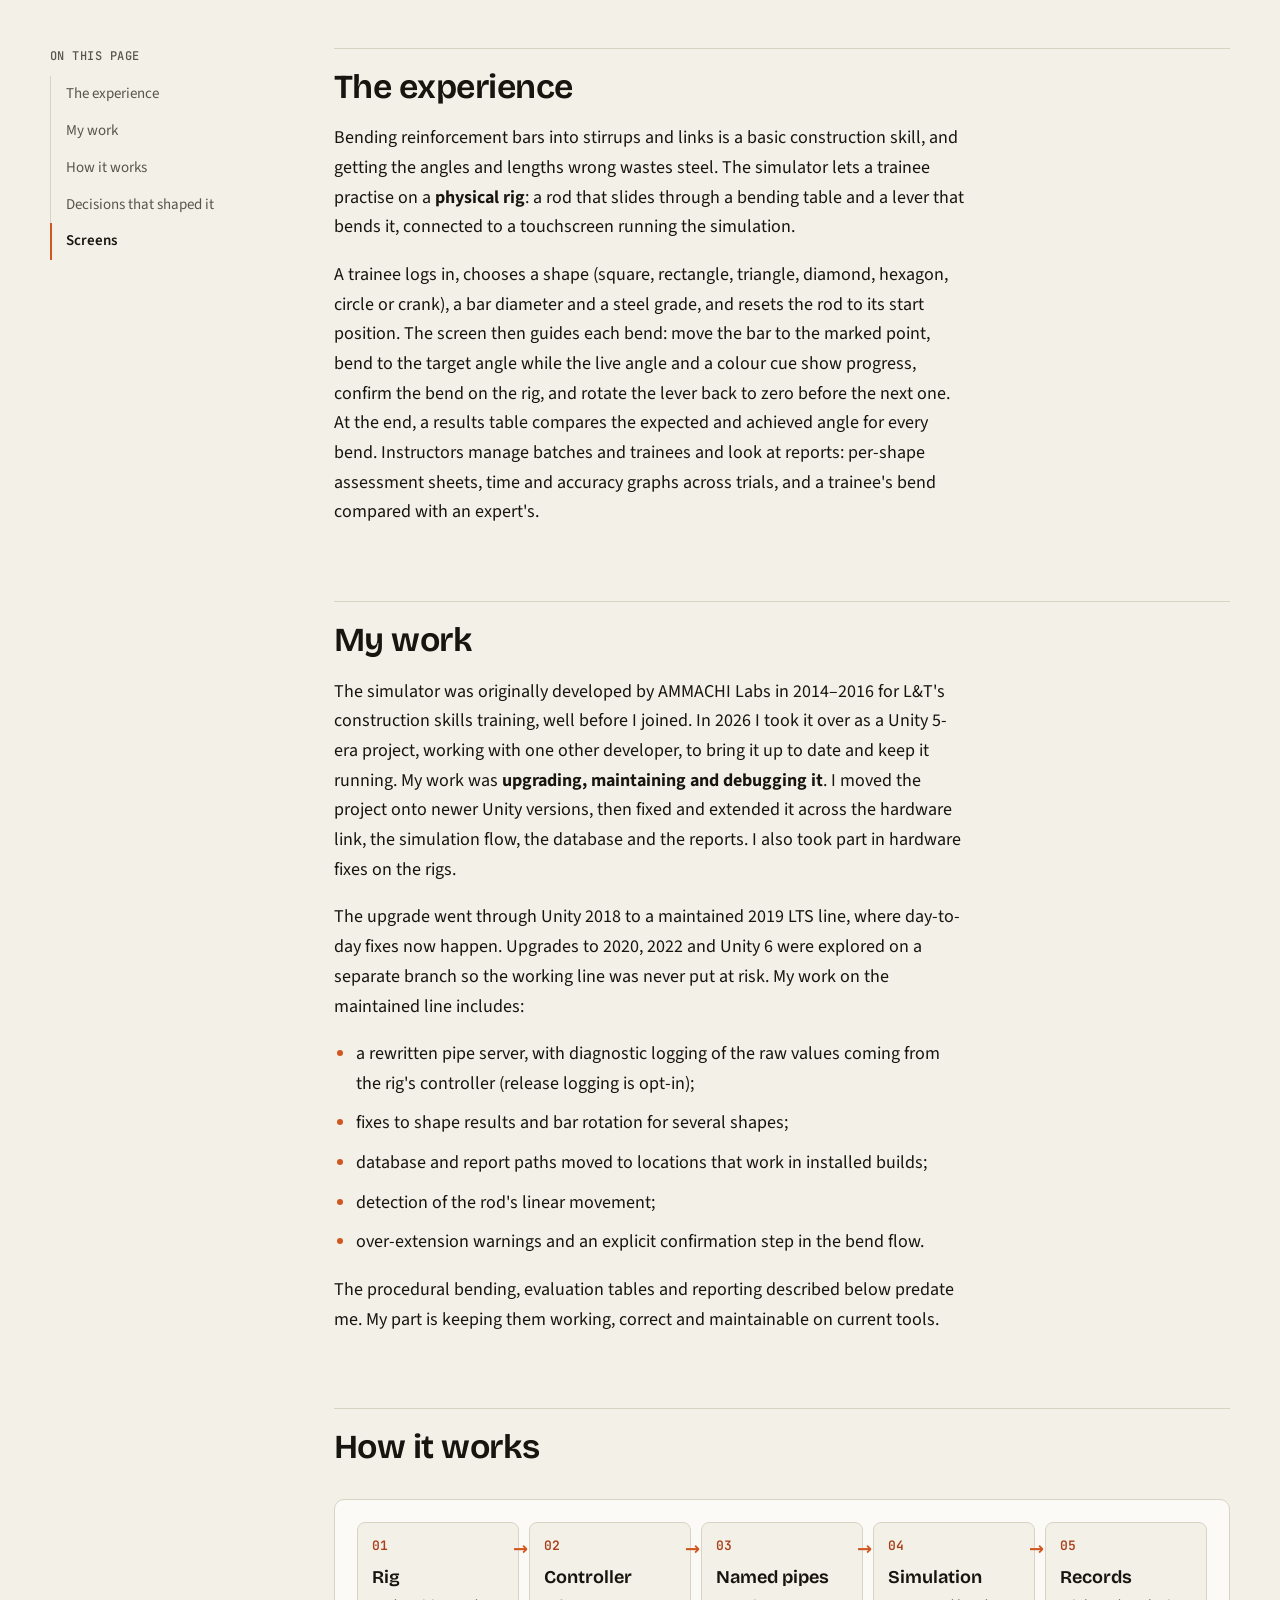
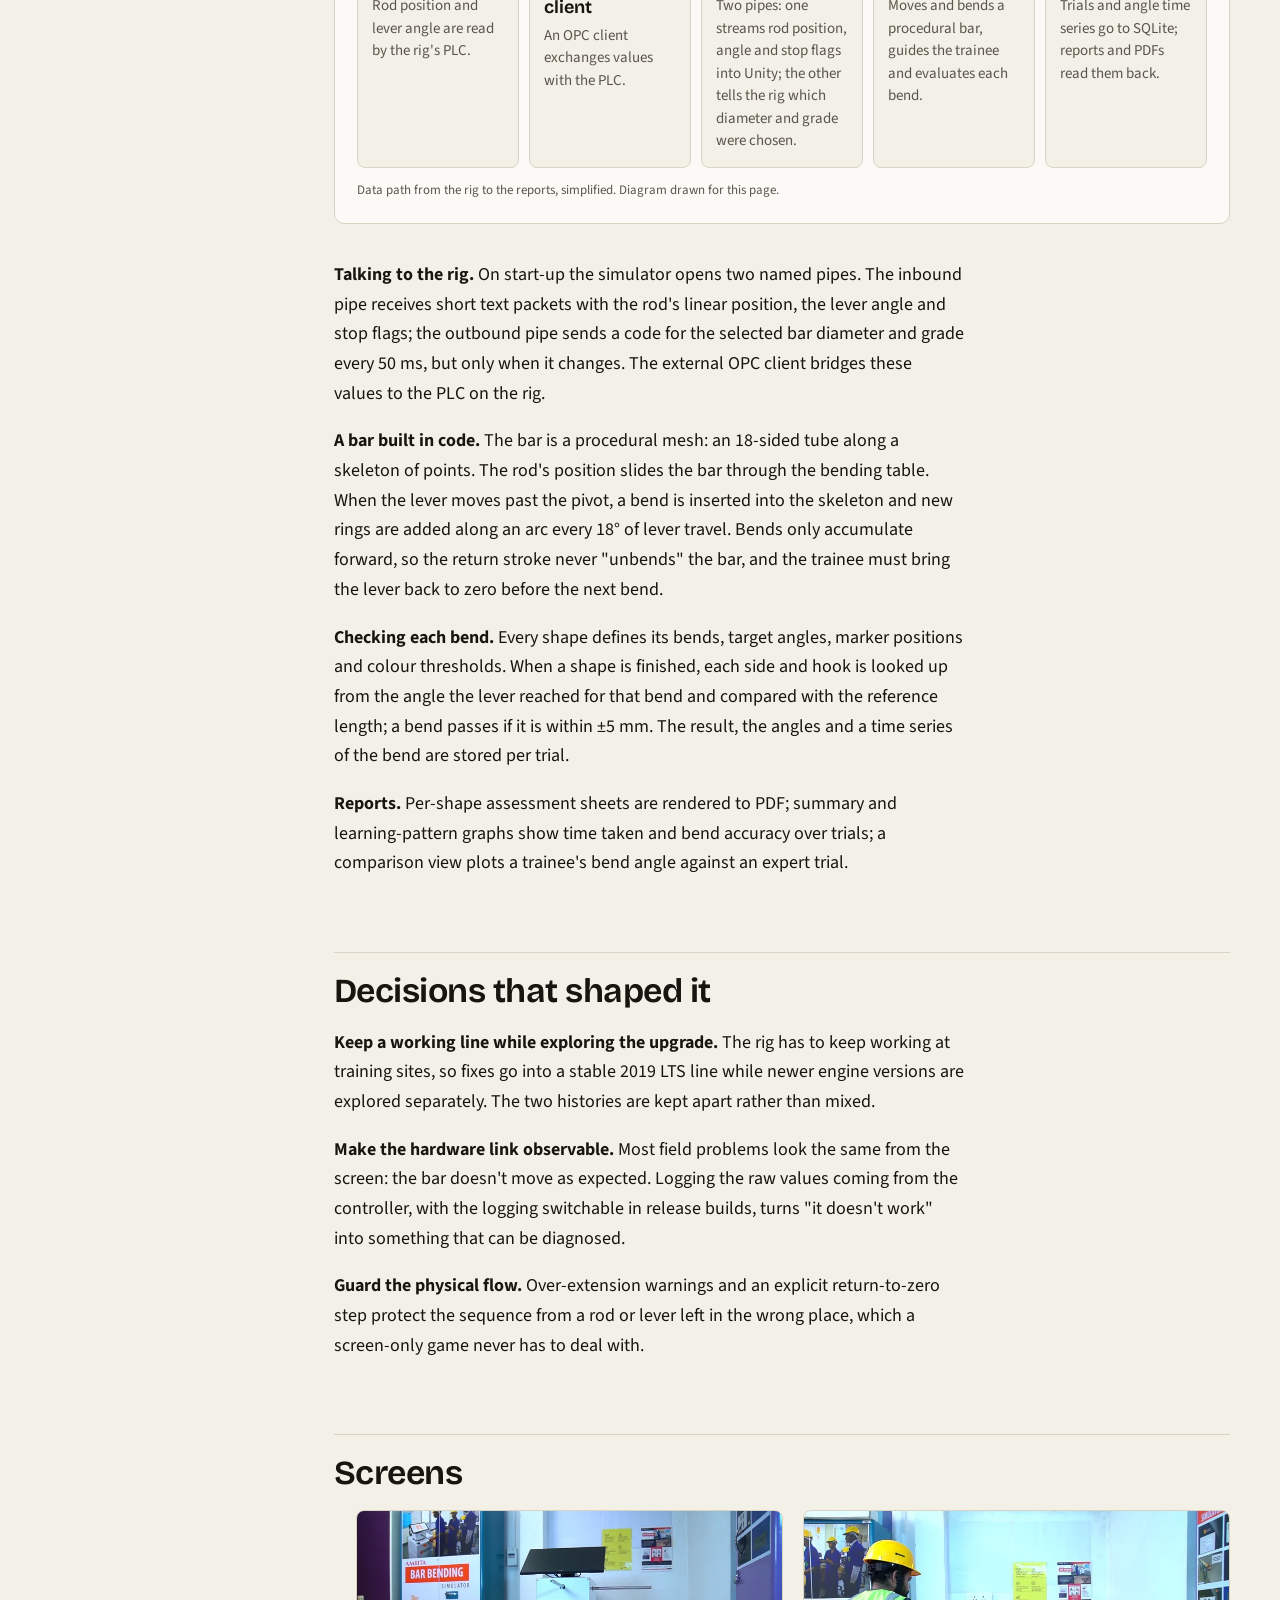
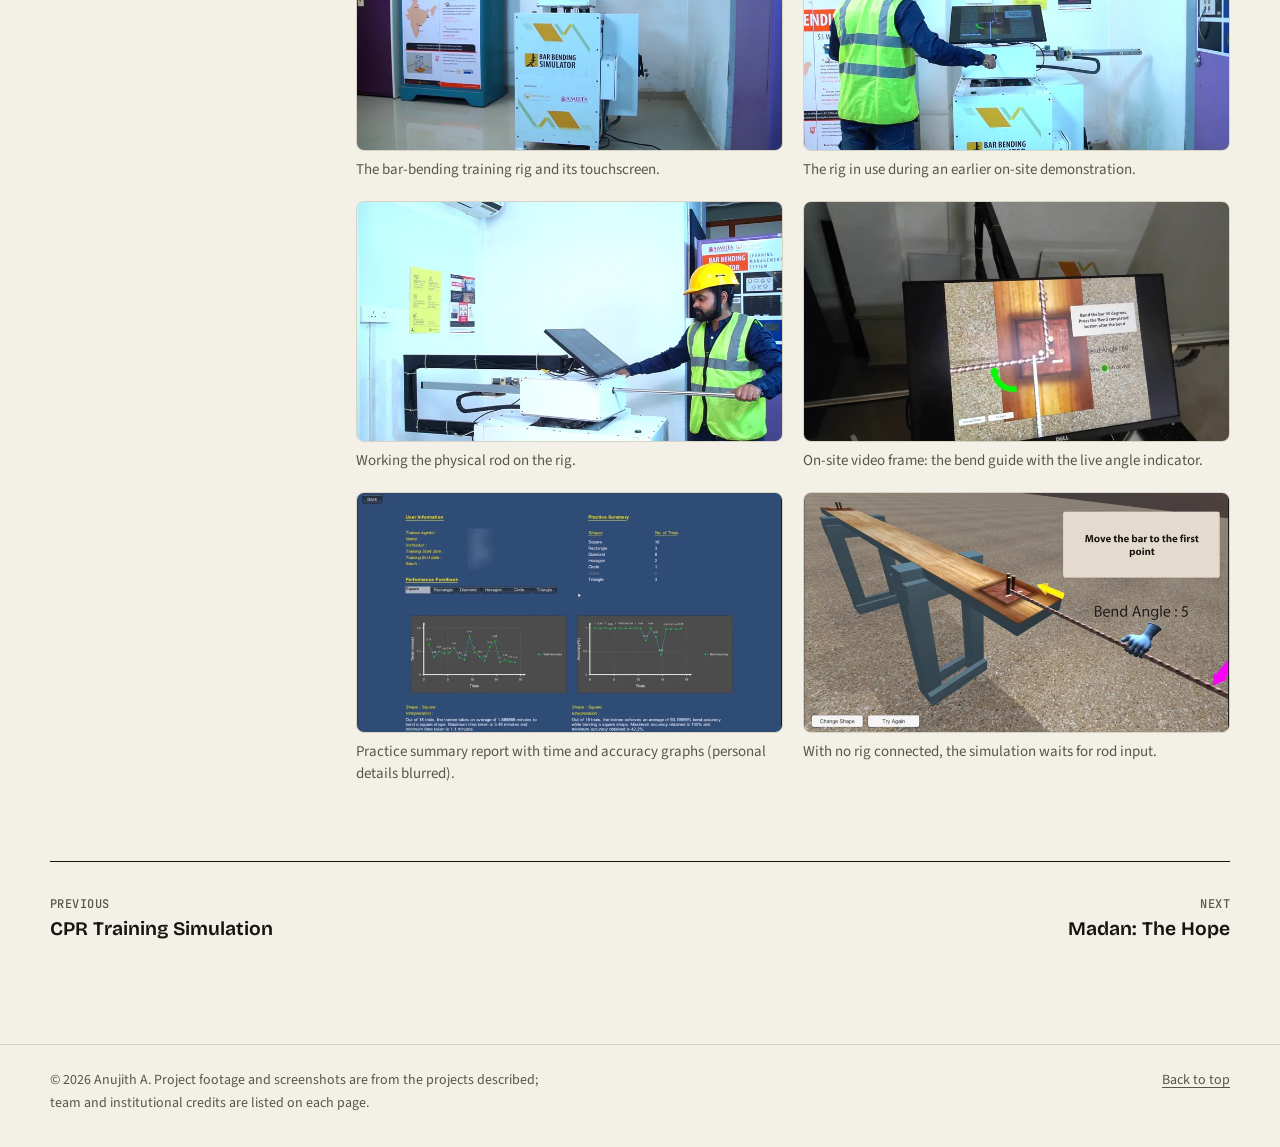
<file: work/bar-bending/index.html>
<!doctype html>
<html lang="en">
<head>
<meta charset="utf-8">
<meta name="viewport" content="width=device-width, initial-scale=1">
<title>Bar Bending Simulator · Anujith A</title>
<meta name="description" content="A training simulator driven by a physical rod-and-lever rig, which I upgraded and maintained.">
<meta property="og:type" content="website">
<meta property="og:site_name" content="Anujith A">
<meta property="og:title" content="Bar Bending Simulator · Anujith A">
<meta property="og:description" content="A training simulator driven by a physical rod-and-lever rig, which I upgraded and maintained.">
<link rel="canonical" href="https://anujith1234.github.io/work/bar-bending/">
<meta property="og:url" content="https://anujith1234.github.io/work/bar-bending/">
<meta property="og:image" content="https://anujith1234.github.io/media/bar-bending/poster-1280.jpg">
<meta property="og:image:width" content="1280">
<meta property="og:image:height" content="720">
<meta name="twitter:card" content="summary_large_image">
<meta name="color-scheme" content="light dark">
<meta name="theme-color" content="#f3f0e8" media="(prefers-color-scheme: light)">
<meta name="theme-color" content="#131210" media="(prefers-color-scheme: dark)">
<link rel="preload" href="../../static/fonts/source-sans-3-latin-wght.woff2" as="font" type="font/woff2" crossorigin>
<link rel="preload" href="../../static/fonts/bricolage-grotesque-latin-wght.woff2" as="font" type="font/woff2" crossorigin>
<link rel="stylesheet" href="../../static/css/site.css">
<link rel="icon" href="../../static/favicon.svg" type="image/svg+xml">
<script>document.documentElement.classList.add('js');</script>
<script src="../../static/js/site.js" defer></script>
</head>
<body class="page-work">
<a class="skip-link" href="#main">Skip to content</a>
<header class="site-header" data-header>
  <div class="wrap header-inner">
    <a class="wordmark" href="../../index.html" aria-label="Anujith A, home">
      <span class="wordmark-name">Anujith A</span>
      <span class="wordmark-role">Game designer and developer</span>
    </a>
    <button class="menu-toggle" type="button" aria-expanded="false" aria-controls="site-nav" data-menu-toggle>
      <span class="menu-toggle-bars" aria-hidden="true"></span><span class="menu-toggle-label">Menu</span>
    </button>
    <nav class="site-nav" id="site-nav" aria-label="Main" data-menu>
      <ul>
        <li><a href="../../index.html#work" aria-current="page">Work</a></li>
        <li><a href="../../index.html#about">About</a></li>
        <li><a href="../../programming/index.html">Programming</a></li>
        <li><a href="../../design/index.html">Design</a></li>
        <li><a href="../../index.html#contact">Contact</a></li>
      </ul>
    </nav>
  </div>
</header>
<main id="main" tabindex="-1">
<article class="case" aria-labelledby="case-title">
  <header class="case-head wrap">
    <p class="crumbs"><a href="../../index.html#work">Work</a> <span aria-hidden="true">/</span> <span>Bar Bending Simulator</span></p>
    <h1 id="case-title" class="case-title">Bar Bending Simulator</h1>
    <p class="case-tagline">A training simulator driven by a physical rod-and-lever rig, which I upgraded and maintained.</p>
  </header>

  <div class="wrap case-media">
    <figure class="video-figure">
      <div class="video-frame">
        <video controls playsinline preload="none" poster="../../media/bar-bending/poster-1280.webp"
               width="1920" height="1080" aria-describedby="video-desc"
               style="view-transition-name: cover-bar-bending">
<source src="../../media/video/bar-bending-overview-1080p.mp4" type="video/mp4" media="(min-width: 900px)">          <source src="../../media/video/bar-bending-overview-720p.mp4" type="video/mp4">
          <track kind="captions" srclang="en" label="English captions" src="../../media/bar-bending/overview-captions.vtt" default>
          <p>Your browser can't play this video. The description below explains what it shows.</p>
        </video>
      </div>
      <figcaption>
        <span class="meta">Overview video</span>
        An earlier on-site demonstration of the physical training rig, followed by a walkthrough of the current simulator interface and reporting tools. The video is silent. Captions are on by default.        <details class="video-desc">
          <summary>What the video shows</summary>
          <p id="video-desc">62-second silent overview: photos of the bar-bending rig and touchscreen, phone footage of the rod being worked with the on-screen bend guide and live angle, a return-to-zero counter and a results table of expected versus achieved angles; then the current software&#39;s credits, shape, diameter and grade selection, reports with graphs (personal details blurred), a trainee-versus-expert comparison and the simulation waiting for rod input.</p>
        </details>
      </figcaption>
    </figure>
  </div>

  <div class="wrap">
    <dl class="facts">
      <div><dt>My role</dt><dd>Developer on the 2026 modernization: engine upgrade, maintenance, debugging and rig support for an inherited simulator.</dd></div>
      <div><dt>Team</dt><dd>2 developers (including me) on the 2026 modernization</dd></div>
      <div><dt>Organisation</dt><dd>AMMACHI Labs, Amrita Vishwa Vidyapeetham</dd></div>
<div><dt>My work</dt><dd>2026</dd></div><div><dt>Status</dt><dd>Maintained. The simulator has been installed at L&amp;T Construction Skills Training Institutes since its original release.</dd></div><div><dt>Context</dt><dd>Originally developed by AMMACHI Labs in 2014–2016 with input from L&amp;T&#39;s Construction Skills Training Institute. <a href="https://ammachilabs.org/bar-bending-simulator-for-lt/" rel="noopener">AMMACHI Labs project page</a></dd></div>      <div><dt>Engine</dt><dd>Unity (legacy Unity 5-era project, maintained on 2019 LTS; upgrade path explored to Unity 6) · C#</dd></div>
      <div><dt>Platform</dt><dd>Windows touchscreen kiosk connected to a PLC-driven bending rig</dd></div>
      <div><dt>Built with</dt><dd><ul class="tags"><li>Named-pipe link to an OPC/PLC client</li><li>Procedural mesh bending</li><li>SQLite</li><li>PDF reports</li><li>Graph reports</li></ul></dd></div>
    </dl>
  </div>

  <div class="wrap">
    <details class="toc-mobile">
      <summary>On this page</summary>
      <ol>
<li><a href="#the-experience">The experience</a></li><li><a href="#my-work">My work</a></li><li><a href="#how-it-works">How it works</a></li><li><a href="#decisions-that-shaped-it">Decisions that shaped it</a></li><li><a href="#gallery">Screens</a></li>      </ol>
    </details>
  </div>

  <div class="wrap case-layout">
    <aside class="case-aside">
      <nav class="toc" aria-label="On this page">
        <p class="meta">On this page</p>
        <ol>
<li><a href="#the-experience">The experience</a></li><li><a href="#my-work">My work</a></li><li><a href="#how-it-works">How it works</a></li><li><a href="#decisions-that-shaped-it">Decisions that shaped it</a></li><li><a href="#gallery">Screens</a></li>        </ol>
      </nav>
    </aside>

    <div class="prose">
      <h2 id="the-experience">The experience</h2>
<p>Bending reinforcement bars into stirrups and links is a basic construction skill, and getting the angles and lengths wrong wastes steel. The simulator lets a trainee practise on a <strong>physical rig</strong>: a rod that slides through a bending table and a lever that bends it, connected to a touchscreen running the simulation.</p>
<p>A trainee logs in, chooses a shape (square, rectangle, triangle, diamond, hexagon, circle or crank), a bar diameter and a steel grade, and resets the rod to its start position. The screen then guides each bend: move the bar to the marked point, bend to the target angle while the live angle and a colour cue show progress, confirm the bend on the rig, and rotate the lever back to zero before the next one. At the end, a results table compares the expected and achieved angle for every bend. Instructors manage batches and trainees and look at reports: per-shape assessment sheets, time and accuracy graphs across trials, and a trainee's bend compared with an expert's.</p>
<h2 id="my-work">My work</h2>
<p>The simulator was originally developed by AMMACHI Labs in 2014–2016 for L&amp;T's construction skills training, well before I joined. In 2026 I took it over as a Unity 5-era project, working with one other developer, to bring it up to date and keep it running. My work was <strong>upgrading, maintaining and debugging it</strong>. I moved the project onto newer Unity versions, then fixed and extended it across the hardware link, the simulation flow, the database and the reports. I also took part in hardware fixes on the rigs.</p>
<p>The upgrade went through Unity 2018 to a maintained 2019 LTS line, where day-to-day fixes now happen. Upgrades to 2020, 2022 and Unity 6 were explored on a separate branch so the working line was never put at risk. My work on the maintained line includes:</p>
<ul>
<li>a rewritten pipe server, with diagnostic logging of the raw values coming from the rig's controller (release logging is opt-in);</li>
<li>fixes to shape results and bar rotation for several shapes;</li>
<li>database and report paths moved to locations that work in installed builds;</li>
<li>detection of the rod's linear movement;</li>
<li>over-extension warnings and an explicit confirmation step in the bend flow.</li>
</ul>
<p>The procedural bending, evaluation tables and reporting described below predate me. My part is keeping them working, correct and maintainable on current tools.</p>
<h2 id="how-it-works">How it works</h2>
<figure class="diagram">
<ol class="flow">
<li><strong>Rig</strong><span>Rod position and lever angle are read by the rig's PLC.</span></li>
<li><strong>Controller client</strong><span>An OPC client exchanges values with the PLC.</span></li>
<li><strong>Named pipes</strong><span>Two pipes: one streams rod position, angle and stop flags into Unity; the other tells the rig which diameter and grade were chosen.</span></li>
<li><strong>Simulation</strong><span>Moves and bends a procedural bar, guides the trainee and evaluates each bend.</span></li>
<li><strong>Records</strong><span>Trials and angle time series go to SQLite; reports and PDFs read them back.</span></li>
</ol>
<figcaption>Data path from the rig to the reports, simplified. Diagram drawn for this page.</figcaption>
</figure>

<p><strong>Talking to the rig.</strong> On start-up the simulator opens two named pipes. The inbound pipe receives short text packets with the rod's linear position, the lever angle and stop flags; the outbound pipe sends a code for the selected bar diameter and grade every 50 ms, but only when it changes. The external OPC client bridges these values to the PLC on the rig.</p>
<p><strong>A bar built in code.</strong> The bar is a procedural mesh: an 18-sided tube along a skeleton of points. The rod's position slides the bar through the bending table. When the lever moves past the pivot, a bend is inserted into the skeleton and new rings are added along an arc every 18° of lever travel. Bends only accumulate forward, so the return stroke never "unbends" the bar, and the trainee must bring the lever back to zero before the next bend.</p>
<p><strong>Checking each bend.</strong> Every shape defines its bends, target angles, marker positions and colour thresholds. When a shape is finished, each side and hook is looked up from the angle the lever reached for that bend and compared with the reference length; a bend passes if it is within ±5 mm. The result, the angles and a time series of the bend are stored per trial.</p>
<p><strong>Reports.</strong> Per-shape assessment sheets are rendered to PDF; summary and learning-pattern graphs show time taken and bend accuracy over trials; a comparison view plots a trainee's bend angle against an expert trial.</p>
<h2 id="decisions-that-shaped-it">Decisions that shaped it</h2>
<p><strong>Keep a working line while exploring the upgrade.</strong> The rig has to keep working at training sites, so fixes go into a stable 2019 LTS line while newer engine versions are explored separately. The two histories are kept apart rather than mixed.</p>
<p><strong>Make the hardware link observable.</strong> Most field problems look the same from the screen: the bar doesn't move as expected. Logging the raw values coming from the controller, with the logging switchable in release builds, turns "it doesn't work" into something that can be diagnosed.</p>
<p><strong>Guard the physical flow.</strong> Over-extension warnings and an explicit return-to-zero step protect the sequence from a rod or lever left in the wrong place, which a screen-only game never has to deal with.</p>
<div id="next-steps"></div>

      <section class="gallery" aria-labelledby="gallery">
        <h2 id="gallery">Screens</h2>
        <ul class="gallery-grid">
          <li>
            <figure>
              <a class="gallery-link" href="../../media/bar-bending/still-01-rig-1600.webp" data-lightbox data-caption="The bar-bending training rig and its touchscreen." data-alt="A white bar-bending training rig with a mounted touchscreen, standing beside an information poster in a training room.">
                <img src="../../media/bar-bending/still-01-rig-800.webp"
     srcset="../../media/bar-bending/still-01-rig-800.webp 800w, ../../media/bar-bending/still-01-rig-1600.webp 1600w"
     sizes="(min-width: 1100px) 360px, (min-width: 700px) 45vw, 100vw" width="1600" height="900" alt="A white bar-bending training rig with a mounted touchscreen, standing beside an information poster in a training room."
loading="lazy" decoding="async">
              </a>
              <figcaption>The bar-bending training rig and its touchscreen.</figcaption>
            </figure>
          </li>
          <li>
            <figure>
              <a class="gallery-link" href="../../media/bar-bending/still-02-rig-in-use-1600.webp" data-lightbox data-caption="The rig in use during an earlier on-site demonstration." data-alt="A person in a hard hat and high-visibility vest operates the rig while the touchscreen shows the simulation.">
                <img src="../../media/bar-bending/still-02-rig-in-use-800.webp"
     srcset="../../media/bar-bending/still-02-rig-in-use-800.webp 800w, ../../media/bar-bending/still-02-rig-in-use-1600.webp 1600w"
     sizes="(min-width: 1100px) 360px, (min-width: 700px) 45vw, 100vw" width="1600" height="900" alt="A person in a hard hat and high-visibility vest operates the rig while the touchscreen shows the simulation."
loading="lazy" decoding="async">
              </a>
              <figcaption>The rig in use during an earlier on-site demonstration.</figcaption>
            </figure>
          </li>
          <li>
            <figure>
              <a class="gallery-link" href="../../media/bar-bending/still-03-rod-handling-1600.webp" data-lightbox data-caption="Working the physical rod on the rig." data-alt="Side view of a person in safety gear holding the rig&#39;s metal rod beside the tilted touchscreen.">
                <img src="../../media/bar-bending/still-03-rod-handling-800.webp"
     srcset="../../media/bar-bending/still-03-rod-handling-800.webp 800w, ../../media/bar-bending/still-03-rod-handling-1600.webp 1600w"
     sizes="(min-width: 1100px) 360px, (min-width: 700px) 45vw, 100vw" width="1600" height="900" alt="Side view of a person in safety gear holding the rig&#39;s metal rod beside the tilted touchscreen."
loading="lazy" decoding="async">
              </a>
              <figcaption>Working the physical rod on the rig.</figcaption>
            </figure>
          </li>
          <li>
            <figure>
              <a class="gallery-link" href="../../media/bar-bending/still-04-live-bend-angle-1600.webp" data-lightbox data-caption="On-site video frame: the bend guide with the live angle indicator." data-alt="Photo of a monitor showing a top-down bend guide with a green arc indicator, a &#39;Bend the bar 90 degrees&#39; instruction and a prompt to press a button on the device.">
                <img src="../../media/bar-bending/still-04-live-bend-angle-800.webp"
     srcset="../../media/bar-bending/still-04-live-bend-angle-800.webp 800w, ../../media/bar-bending/still-04-live-bend-angle-1600.webp 1600w"
     sizes="(min-width: 1100px) 360px, (min-width: 700px) 45vw, 100vw" width="1600" height="900" alt="Photo of a monitor showing a top-down bend guide with a green arc indicator, a &#39;Bend the bar 90 degrees&#39; instruction and a prompt to press a button on the device."
loading="lazy" decoding="async">
              </a>
              <figcaption>On-site video frame: the bend guide with the live angle indicator.</figcaption>
            </figure>
          </li>
          <li>
            <figure>
              <a class="gallery-link" href="../../media/bar-bending/still-05-practice-report-1600.webp" data-lightbox data-caption="Practice summary report with time and accuracy graphs (personal details blurred)." data-alt="Report screen with a practice summary of trials per shape and two line graphs of time taken and bend accuracy across trials; user details are blurred.">
                <img src="../../media/bar-bending/still-05-practice-report-800.webp"
     srcset="../../media/bar-bending/still-05-practice-report-800.webp 800w, ../../media/bar-bending/still-05-practice-report-1600.webp 1600w"
     sizes="(min-width: 1100px) 360px, (min-width: 700px) 45vw, 100vw" width="1600" height="900" alt="Report screen with a practice summary of trials per shape and two line graphs of time taken and bend accuracy across trials; user details are blurred."
loading="lazy" decoding="async">
              </a>
              <figcaption>Practice summary report with time and accuracy graphs (personal details blurred).</figcaption>
            </figure>
          </li>
          <li>
            <figure>
              <a class="gallery-link" href="../../media/bar-bending/still-06-editor-preview-1600.webp" data-lightbox data-caption="With no rig connected, the simulation waits for rod input." data-alt="3D bending table with a rebar, a yellow arrow, a gloved hand marker, the instruction &#39;Move the bar to the first point&#39; and &#39;Bend Angle: 5&#39;.">
                <img src="../../media/bar-bending/still-06-editor-preview-800.webp"
     srcset="../../media/bar-bending/still-06-editor-preview-800.webp 800w, ../../media/bar-bending/still-06-editor-preview-1600.webp 1600w"
     sizes="(min-width: 1100px) 360px, (min-width: 700px) 45vw, 100vw" width="1600" height="900" alt="3D bending table with a rebar, a yellow arrow, a gloved hand marker, the instruction &#39;Move the bar to the first point&#39; and &#39;Bend Angle: 5&#39;."
loading="lazy" decoding="async">
              </a>
              <figcaption>With no rig connected, the simulation waits for rod input.</figcaption>
            </figure>
          </li>
        </ul>
      </section>
    </div>
  </div>

  <nav class="wrap pager" aria-label="More projects">
<a class="pager-link" href="../../work/cpr-third-person-simulation/index.html"><span class="meta">Previous</span>CPR Training Simulation</a>    <a class="pager-link pager-link--next" href="../../work/madan-the-hope/index.html"><span class="meta">Next</span>Madan: The Hope</a>
  </nav>
</article>

<dialog class="lightbox" data-lightbox-dialog aria-label="Enlarged screenshot">
  <form method="dialog"><button class="lightbox-close" type="submit" aria-label="Close">Close</button></form>
  <figure><figcaption></figcaption></figure>
</dialog>
</main>
<footer class="site-footer">
  <div class="wrap footer-inner">
    <p>© 2026 Anujith A. Project footage and screenshots are from the projects described; team and institutional credits are listed on each page.</p>
    <p><a href="#main" class="to-top">Back to top</a></p>
  </div>
</footer>
</body>
</html>
</file>
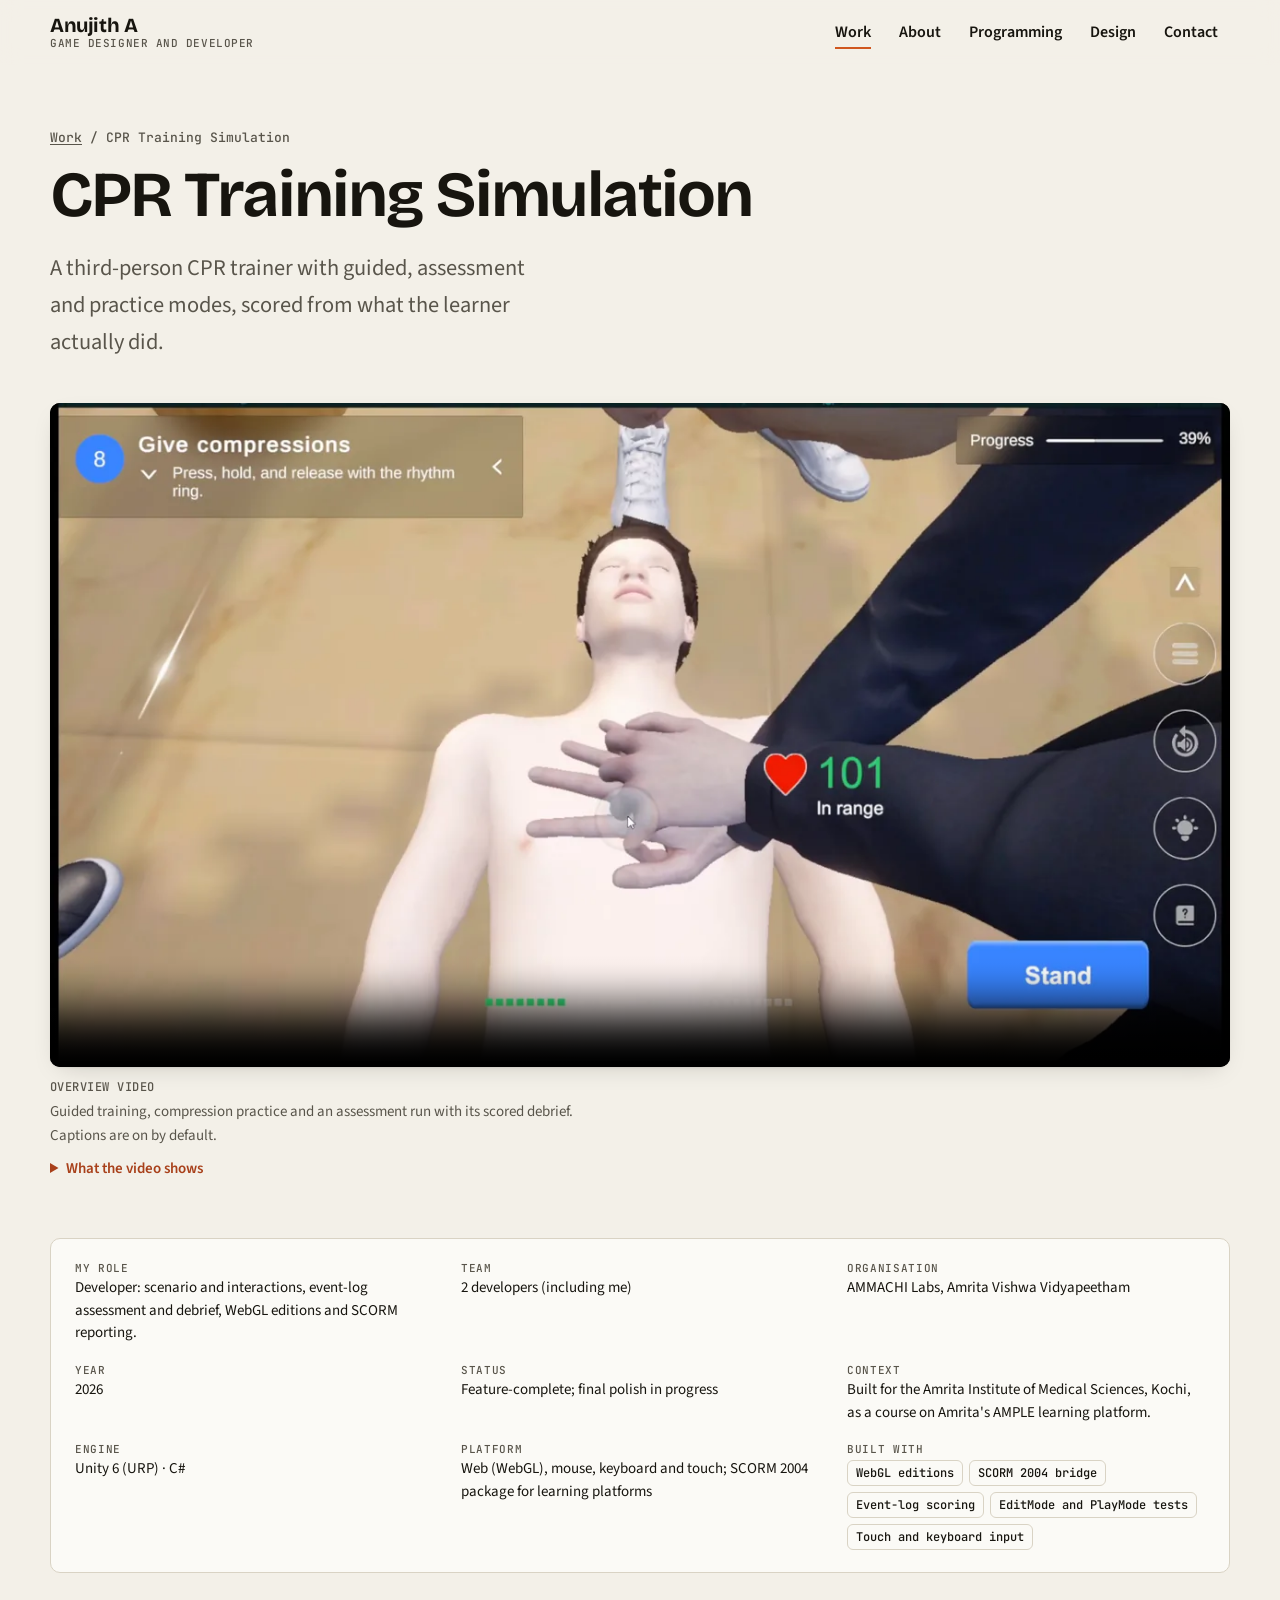
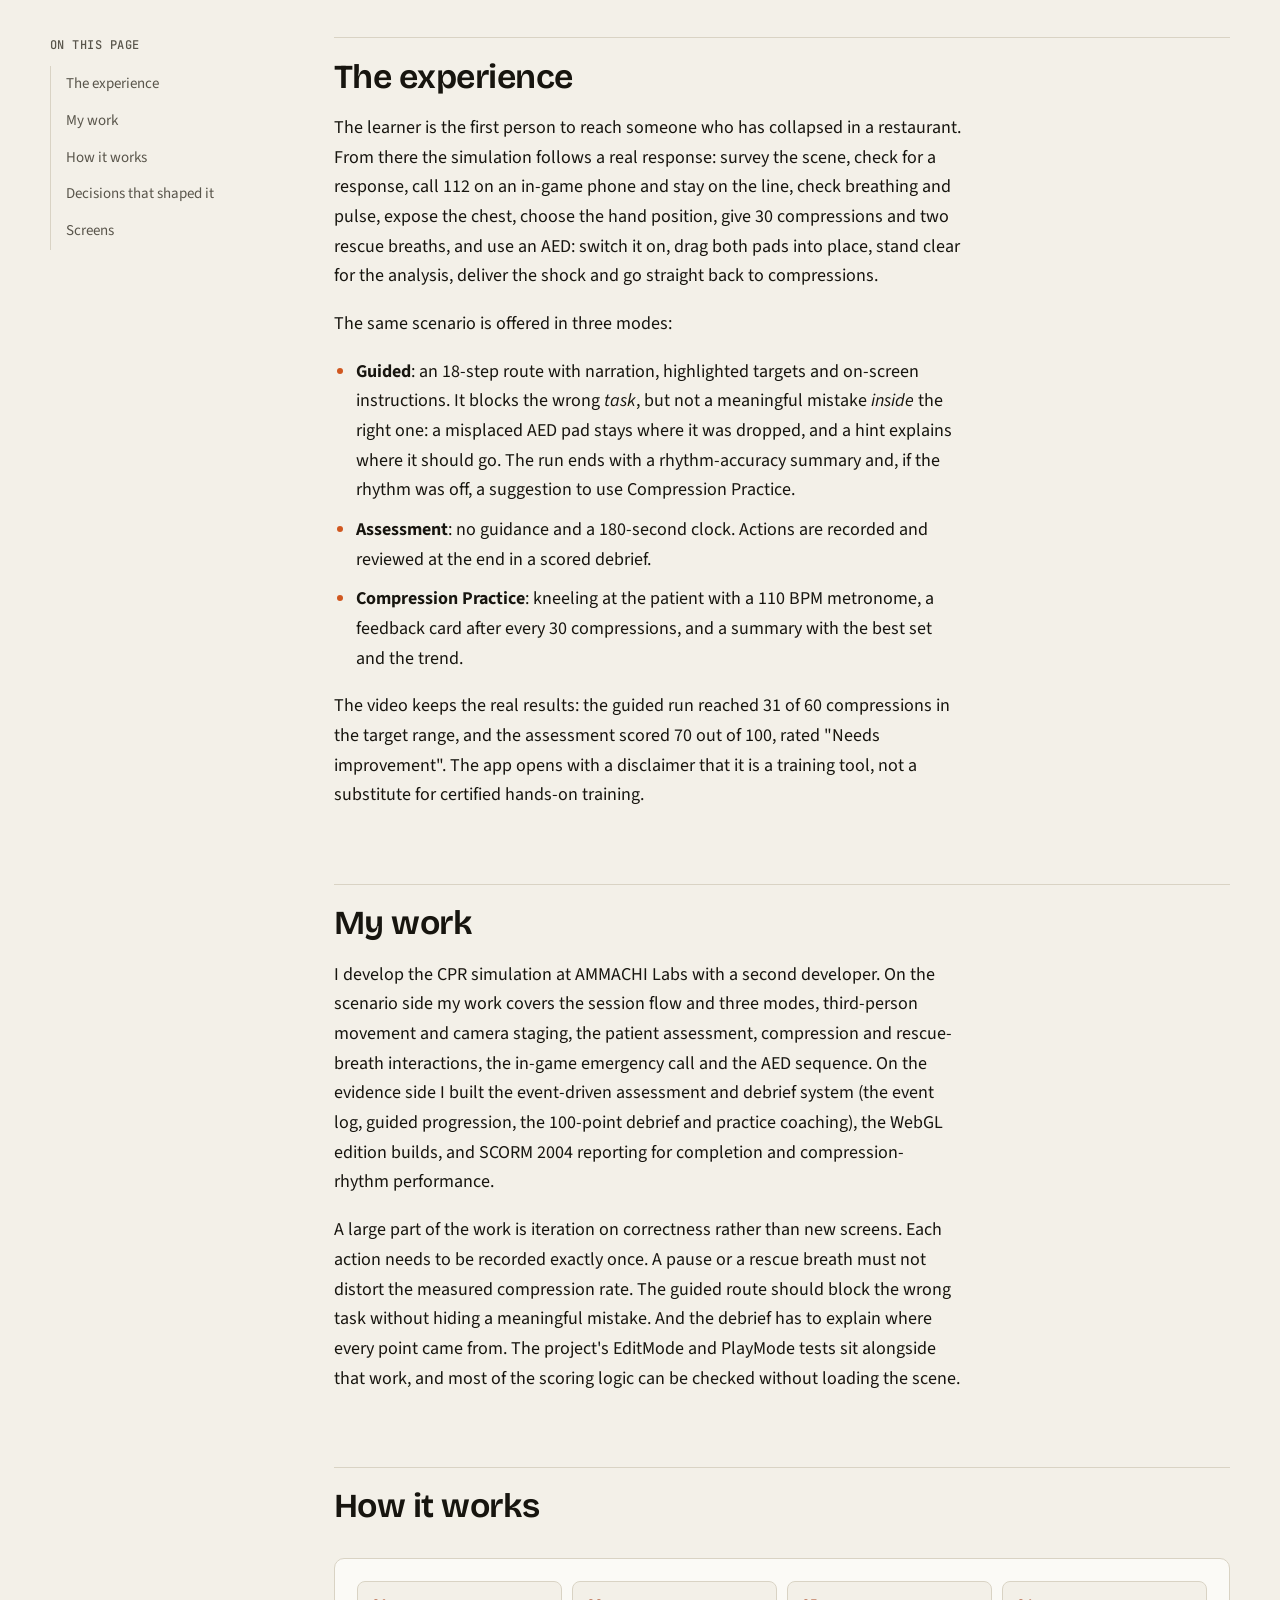
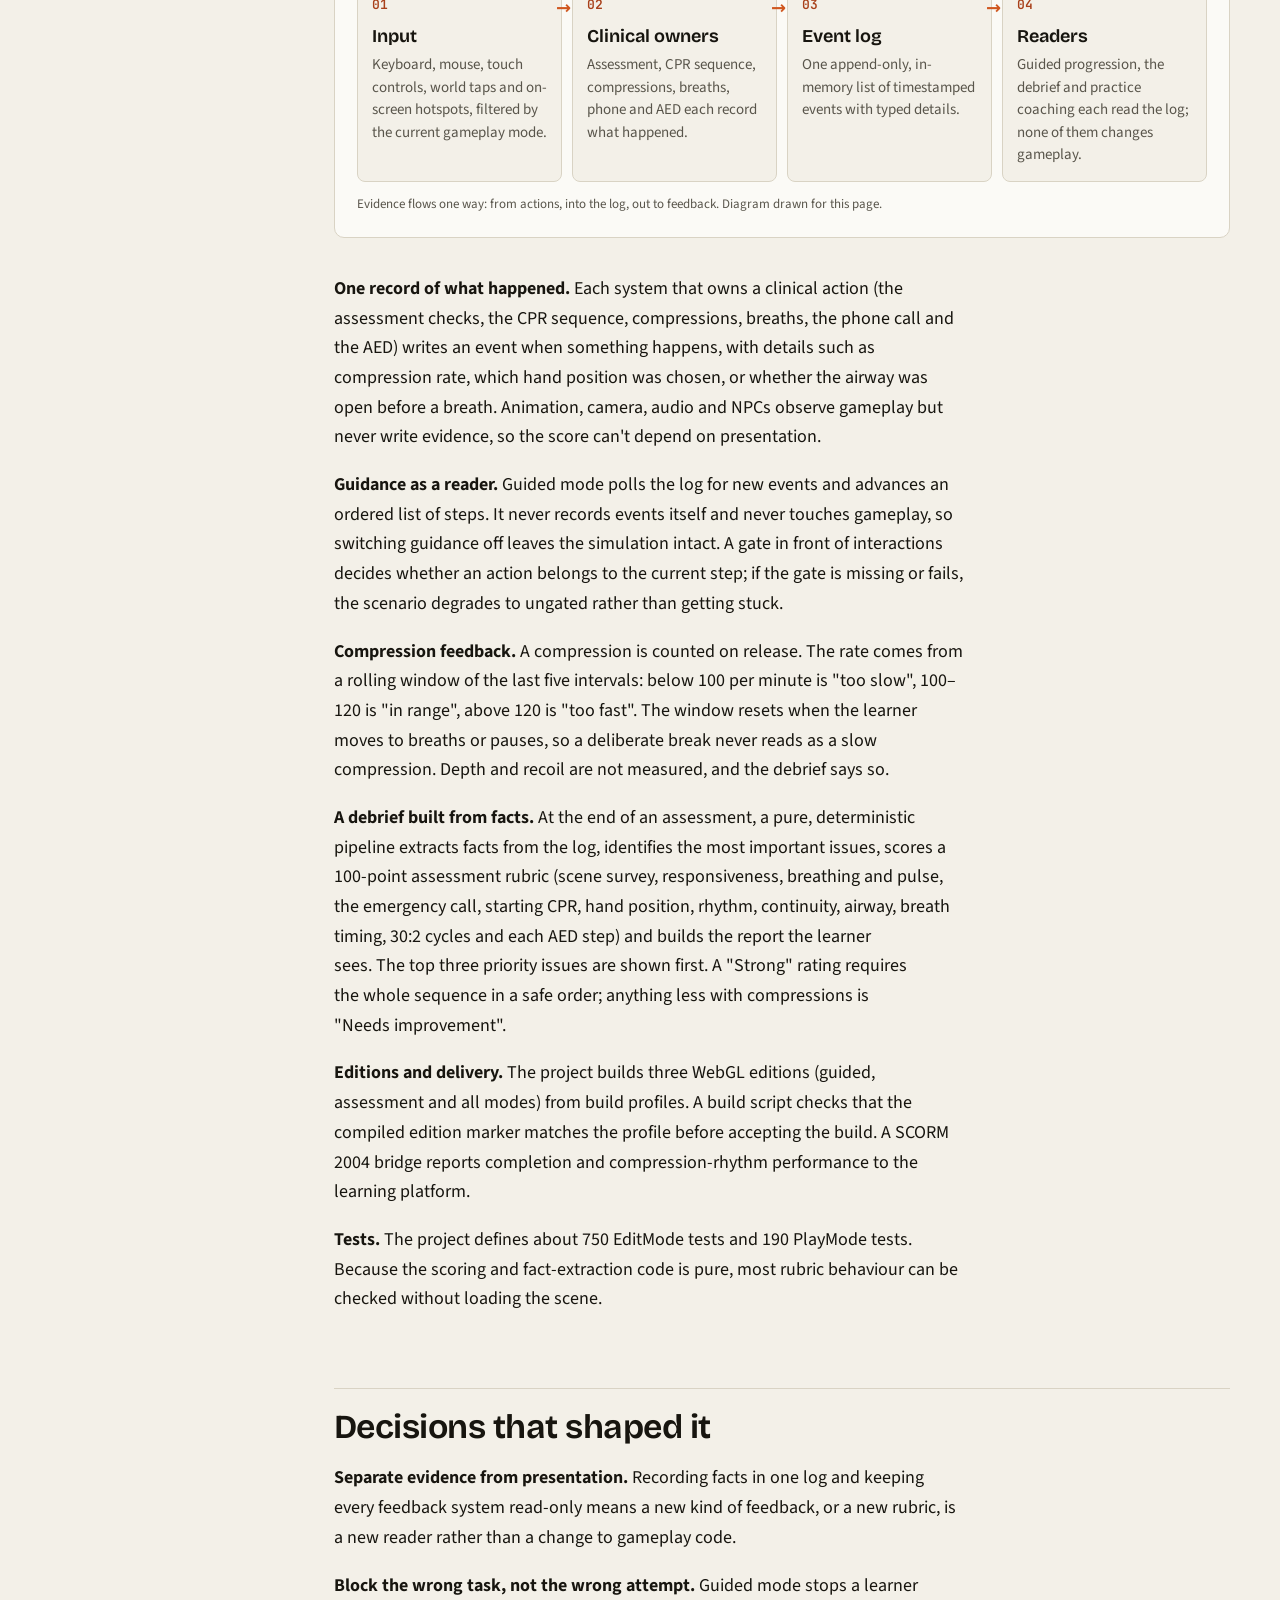
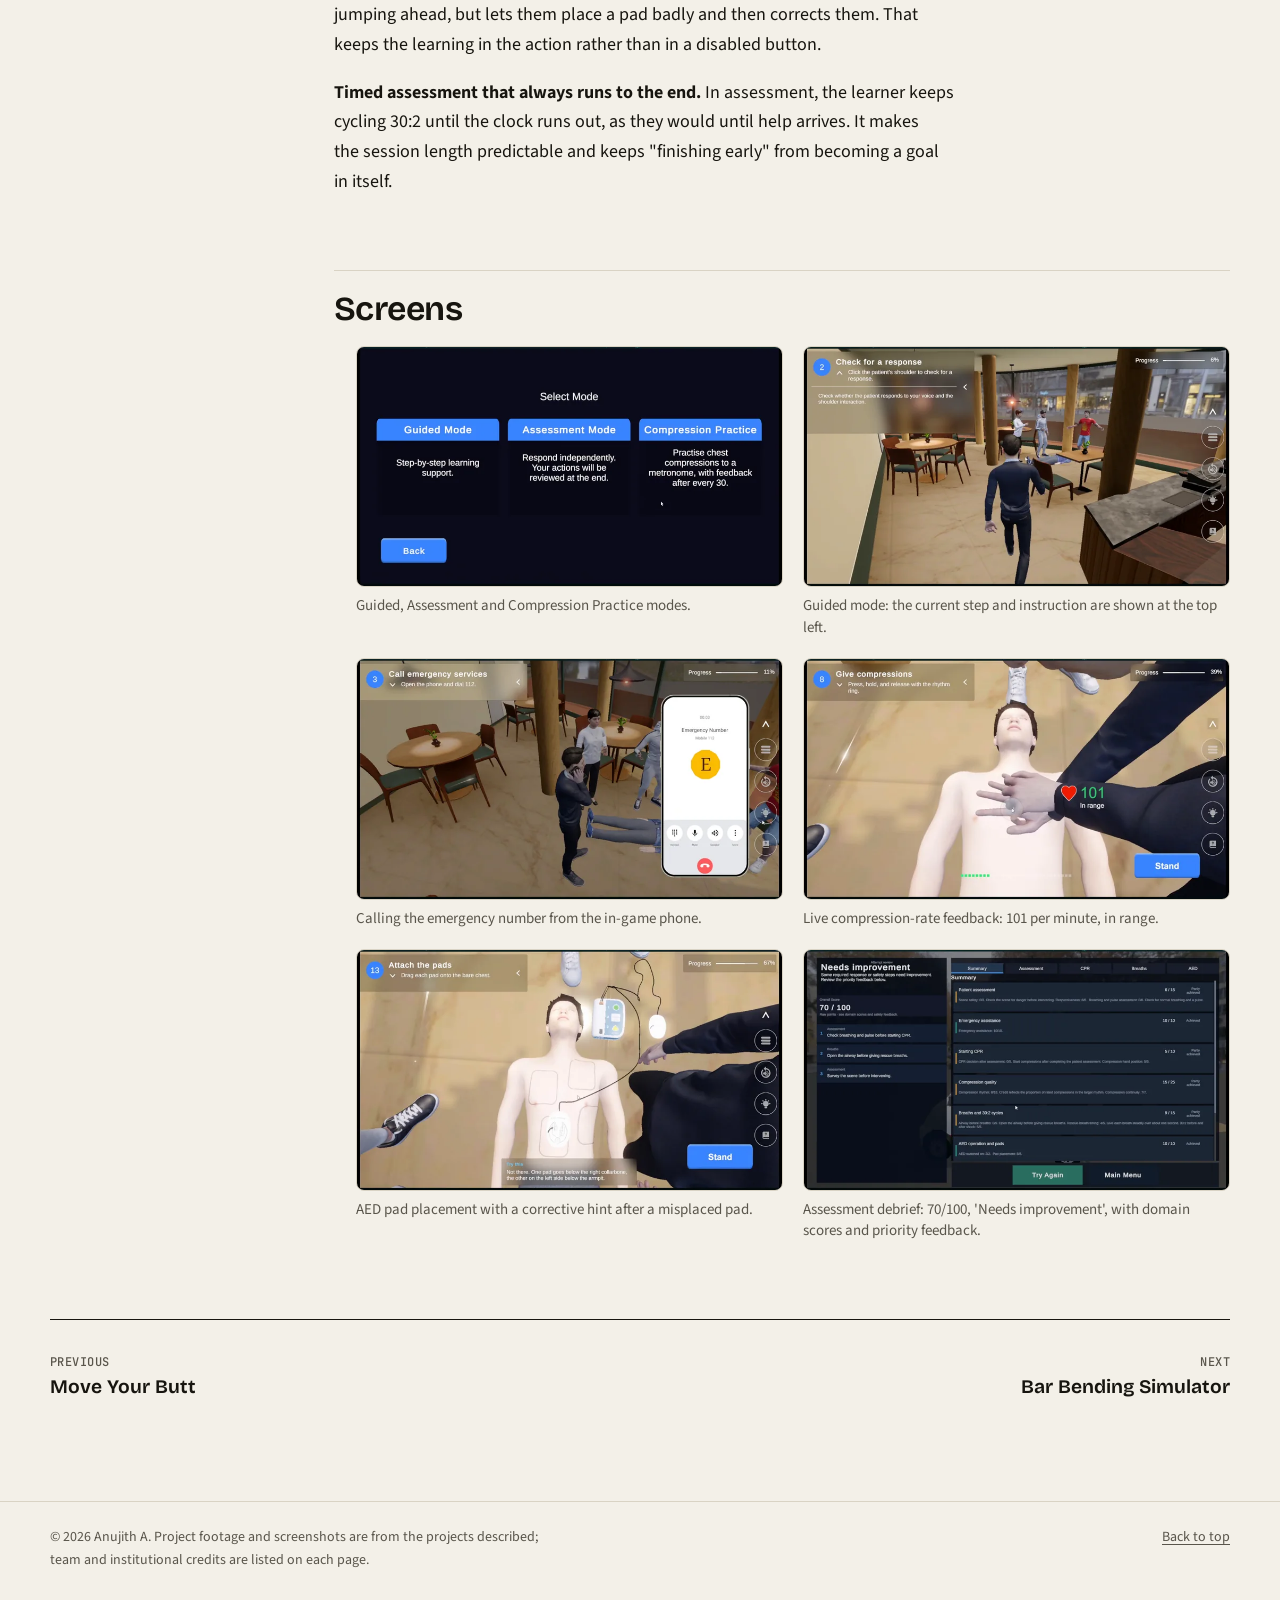
<file: work/cpr-third-person-simulation/index.html>
<!doctype html>
<html lang="en">
<head>
<meta charset="utf-8">
<meta name="viewport" content="width=device-width, initial-scale=1">
<title>CPR Training Simulation · Anujith A</title>
<meta name="description" content="A third-person CPR trainer with guided, assessment and practice modes, scored from what the learner actually did.">
<meta property="og:type" content="website">
<meta property="og:site_name" content="Anujith A">
<meta property="og:title" content="CPR Training Simulation · Anujith A">
<meta property="og:description" content="A third-person CPR trainer with guided, assessment and practice modes, scored from what the learner actually did.">
<link rel="canonical" href="https://anujith1234.github.io/work/cpr-third-person-simulation/">
<meta property="og:url" content="https://anujith1234.github.io/work/cpr-third-person-simulation/">
<meta property="og:image" content="https://anujith1234.github.io/media/cpr-third-person-simulation/poster-1280.jpg">
<meta property="og:image:width" content="1280">
<meta property="og:image:height" content="720">
<meta name="twitter:card" content="summary_large_image">
<meta name="color-scheme" content="light dark">
<meta name="theme-color" content="#f3f0e8" media="(prefers-color-scheme: light)">
<meta name="theme-color" content="#131210" media="(prefers-color-scheme: dark)">
<link rel="preload" href="../../static/fonts/source-sans-3-latin-wght.woff2" as="font" type="font/woff2" crossorigin>
<link rel="preload" href="../../static/fonts/bricolage-grotesque-latin-wght.woff2" as="font" type="font/woff2" crossorigin>
<link rel="stylesheet" href="../../static/css/site.css">
<link rel="icon" href="../../static/favicon.svg" type="image/svg+xml">
<script>document.documentElement.classList.add('js');</script>
<script src="../../static/js/site.js" defer></script>
</head>
<body class="page-work">
<a class="skip-link" href="#main">Skip to content</a>
<header class="site-header" data-header>
  <div class="wrap header-inner">
    <a class="wordmark" href="../../index.html" aria-label="Anujith A, home">
      <span class="wordmark-name">Anujith A</span>
      <span class="wordmark-role">Game designer and developer</span>
    </a>
    <button class="menu-toggle" type="button" aria-expanded="false" aria-controls="site-nav" data-menu-toggle>
      <span class="menu-toggle-bars" aria-hidden="true"></span><span class="menu-toggle-label">Menu</span>
    </button>
    <nav class="site-nav" id="site-nav" aria-label="Main" data-menu>
      <ul>
        <li><a href="../../index.html#work" aria-current="page">Work</a></li>
        <li><a href="../../index.html#about">About</a></li>
        <li><a href="../../programming/index.html">Programming</a></li>
        <li><a href="../../design/index.html">Design</a></li>
        <li><a href="../../index.html#contact">Contact</a></li>
      </ul>
    </nav>
  </div>
</header>
<main id="main" tabindex="-1">
<article class="case" aria-labelledby="case-title">
  <header class="case-head wrap">
    <p class="crumbs"><a href="../../index.html#work">Work</a> <span aria-hidden="true">/</span> <span>CPR Training Simulation</span></p>
    <h1 id="case-title" class="case-title">CPR Training Simulation</h1>
    <p class="case-tagline">A third-person CPR trainer with guided, assessment and practice modes, scored from what the learner actually did.</p>
  </header>

  <div class="wrap case-media">
    <figure class="video-figure">
      <div class="video-frame">
        <video controls playsinline preload="none" poster="../../media/cpr-third-person-simulation/poster-1280.webp"
               width="1920" height="1080" aria-describedby="video-desc"
               style="view-transition-name: cover-cpr-third-person-simulation">
<source src="../../media/video/cpr-third-person-simulation-overview-1080p.mp4" type="video/mp4" media="(min-width: 900px)">          <source src="../../media/video/cpr-third-person-simulation-overview-720p.mp4" type="video/mp4">
          <track kind="captions" srclang="en" label="English captions" src="../../media/cpr-third-person-simulation/overview-captions.vtt" default>
          <p>Your browser can't play this video. The description below explains what it shows.</p>
        </video>
      </div>
      <figcaption>
        <span class="meta">Overview video</span>
        Guided training, compression practice and an assessment run with its scored debrief. Captions are on by default.        <details class="video-desc">
          <summary>What the video shows</summary>
          <p id="video-desc">89-second overview: a disclaimer and mode selection, a restaurant scenario, checking the patient, calling 112 on an in-game phone, chest compressions with live rate feedback, attaching AED pads with a corrective hint, a shock, the guided and practice summaries, and an assessment debrief scored 70/100, &#39;Needs improvement&#39;.</p>
        </details>
      </figcaption>
    </figure>
  </div>

  <div class="wrap">
    <dl class="facts">
      <div><dt>My role</dt><dd>Developer: scenario and interactions, event-log assessment and debrief, WebGL editions and SCORM reporting.</dd></div>
      <div><dt>Team</dt><dd>2 developers (including me)</dd></div>
      <div><dt>Organisation</dt><dd>AMMACHI Labs, Amrita Vishwa Vidyapeetham</dd></div>
<div><dt>Year</dt><dd>2026</dd></div><div><dt>Status</dt><dd>Feature-complete; final polish in progress</dd></div><div><dt>Context</dt><dd>Built for the Amrita Institute of Medical Sciences, Kochi, as a course on Amrita&#39;s AMPLE learning platform.</dd></div>      <div><dt>Engine</dt><dd>Unity 6 (URP) · C#</dd></div>
      <div><dt>Platform</dt><dd>Web (WebGL), mouse, keyboard and touch; SCORM 2004 package for learning platforms</dd></div>
      <div><dt>Built with</dt><dd><ul class="tags"><li>WebGL editions</li><li>SCORM 2004 bridge</li><li>Event-log scoring</li><li>EditMode and PlayMode tests</li><li>Touch and keyboard input</li></ul></dd></div>
    </dl>
  </div>

  <div class="wrap">
    <details class="toc-mobile">
      <summary>On this page</summary>
      <ol>
<li><a href="#the-experience">The experience</a></li><li><a href="#my-work">My work</a></li><li><a href="#how-it-works">How it works</a></li><li><a href="#decisions-that-shaped-it">Decisions that shaped it</a></li><li><a href="#gallery">Screens</a></li>      </ol>
    </details>
  </div>

  <div class="wrap case-layout">
    <aside class="case-aside">
      <nav class="toc" aria-label="On this page">
        <p class="meta">On this page</p>
        <ol>
<li><a href="#the-experience">The experience</a></li><li><a href="#my-work">My work</a></li><li><a href="#how-it-works">How it works</a></li><li><a href="#decisions-that-shaped-it">Decisions that shaped it</a></li><li><a href="#gallery">Screens</a></li>        </ol>
      </nav>
    </aside>

    <div class="prose">
      <h2 id="the-experience">The experience</h2>
<p>The learner is the first person to reach someone who has collapsed in a restaurant. From there the simulation follows a real response: survey the scene, check for a response, call 112 on an in-game phone and stay on the line, check breathing and pulse, expose the chest, choose the hand position, give 30 compressions and two rescue breaths, and use an AED: switch it on, drag both pads into place, stand clear for the analysis, deliver the shock and go straight back to compressions.</p>
<p>The same scenario is offered in three modes:</p>
<ul>
<li><strong>Guided</strong>: an 18-step route with narration, highlighted targets and on-screen instructions. It blocks the wrong <em>task</em>, but not a meaningful mistake <em>inside</em> the right one: a misplaced AED pad stays where it was dropped, and a hint explains where it should go. The run ends with a rhythm-accuracy summary and, if the rhythm was off, a suggestion to use Compression Practice.</li>
<li><strong>Assessment</strong>: no guidance and a 180-second clock. Actions are recorded and reviewed at the end in a scored debrief.</li>
<li><strong>Compression Practice</strong>: kneeling at the patient with a 110 BPM metronome, a feedback card after every 30 compressions, and a summary with the best set and the trend.</li>
</ul>
<p>The video keeps the real results: the guided run reached 31 of 60 compressions in the target range, and the assessment scored 70 out of 100, rated "Needs improvement". The app opens with a disclaimer that it is a training tool, not a substitute for certified hands-on training.</p>
<h2 id="my-work">My work</h2>
<p>I develop the CPR simulation at AMMACHI Labs with a second developer. On the scenario side my work covers the session flow and three modes, third-person movement and camera staging, the patient assessment, compression and rescue-breath interactions, the in-game emergency call and the AED sequence. On the evidence side I built the event-driven assessment and debrief system (the event log, guided progression, the 100-point debrief and practice coaching), the WebGL edition builds, and SCORM 2004 reporting for completion and compression-rhythm performance.</p>
<p>A large part of the work is iteration on correctness rather than new screens. Each action needs to be recorded exactly once. A pause or a rescue breath must not distort the measured compression rate. The guided route should block the wrong task without hiding a meaningful mistake. And the debrief has to explain where every point came from. The project's EditMode and PlayMode tests sit alongside that work, and most of the scoring logic can be checked without loading the scene.</p>
<h2 id="how-it-works">How it works</h2>
<figure class="diagram">
<ol class="flow">
<li><strong>Input</strong><span>Keyboard, mouse, touch controls, world taps and on-screen hotspots, filtered by the current gameplay mode.</span></li>
<li><strong>Clinical owners</strong><span>Assessment, CPR sequence, compressions, breaths, phone and AED each record what happened.</span></li>
<li><strong>Event log</strong><span>One append-only, in-memory list of timestamped events with typed details.</span></li>
<li><strong>Readers</strong><span>Guided progression, the debrief and practice coaching each read the log; none of them changes gameplay.</span></li>
</ol>
<figcaption>Evidence flows one way: from actions, into the log, out to feedback. Diagram drawn for this page.</figcaption>
</figure>

<p><strong>One record of what happened.</strong> Each system that owns a clinical action (the assessment checks, the CPR sequence, compressions, breaths, the phone call and the AED) writes an event when something happens, with details such as compression rate, which hand position was chosen, or whether the airway was open before a breath. Animation, camera, audio and NPCs observe gameplay but never write evidence, so the score can't depend on presentation.</p>
<p><strong>Guidance as a reader.</strong> Guided mode polls the log for new events and advances an ordered list of steps. It never records events itself and never touches gameplay, so switching guidance off leaves the simulation intact. A gate in front of interactions decides whether an action belongs to the current step; if the gate is missing or fails, the scenario degrades to ungated rather than getting stuck.</p>
<p><strong>Compression feedback.</strong> A compression is counted on release. The rate comes from a rolling window of the last five intervals: below 100 per minute is "too slow", 100–120 is "in range", above 120 is "too fast". The window resets when the learner moves to breaths or pauses, so a deliberate break never reads as a slow compression. Depth and recoil are not measured, and the debrief says so.</p>
<p><strong>A debrief built from facts.</strong> At the end of an assessment, a pure, deterministic pipeline extracts facts from the log, identifies the most important issues, scores a 100-point assessment rubric (scene survey, responsiveness, breathing and pulse, the emergency call, starting CPR, hand position, rhythm, continuity, airway, breath timing, 30:2 cycles and each AED step) and builds the report the learner sees. The top three priority issues are shown first. A "Strong" rating requires the whole sequence in a safe order; anything less with compressions is "Needs improvement".</p>
<p><strong>Editions and delivery.</strong> The project builds three WebGL editions (guided, assessment and all modes) from build profiles. A build script checks that the compiled edition marker matches the profile before accepting the build. A SCORM 2004 bridge reports completion and compression-rhythm performance to the learning platform.</p>
<p><strong>Tests.</strong> The project defines about 750 EditMode tests and 190 PlayMode tests. Because the scoring and fact-extraction code is pure, most rubric behaviour can be checked without loading the scene.</p>
<h2 id="decisions-that-shaped-it">Decisions that shaped it</h2>
<p><strong>Separate evidence from presentation.</strong> Recording facts in one log and keeping every feedback system read-only means a new kind of feedback, or a new rubric, is a new reader rather than a change to gameplay code.</p>
<p><strong>Block the wrong task, not the wrong attempt.</strong> Guided mode stops a learner jumping ahead, but lets them place a pad badly and then corrects them. That keeps the learning in the action rather than in a disabled button.</p>
<p><strong>Timed assessment that always runs to the end.</strong> In assessment, the learner keeps cycling 30:2 until the clock runs out, as they would until help arrives. It makes the session length predictable and keeps "finishing early" from becoming a goal in itself.</p>
<div id="next-steps"></div>

      <section class="gallery" aria-labelledby="gallery">
        <h2 id="gallery">Screens</h2>
        <ul class="gallery-grid">
          <li>
            <figure>
              <a class="gallery-link" href="../../media/cpr-third-person-simulation/still-01-mode-select-1600.webp" data-lightbox data-caption="Guided, Assessment and Compression Practice modes." data-alt="Mode selection screen with three buttons: Guided Mode (step-by-step learning support), Assessment Mode (respond independently, reviewed at the end) and Compression Practice (metronome with feedback after every 30).">
                <img src="../../media/cpr-third-person-simulation/still-01-mode-select-800.webp"
     srcset="../../media/cpr-third-person-simulation/still-01-mode-select-800.webp 800w, ../../media/cpr-third-person-simulation/still-01-mode-select-1600.webp 1600w"
     sizes="(min-width: 1100px) 360px, (min-width: 700px) 45vw, 100vw" width="1600" height="900" alt="Mode selection screen with three buttons: Guided Mode (step-by-step learning support), Assessment Mode (respond independently, reviewed at the end) and Compression Practice (metronome with feedback after every 30)."
loading="lazy" decoding="async">
              </a>
              <figcaption>Guided, Assessment and Compression Practice modes.</figcaption>
            </figure>
          </li>
          <li>
            <figure>
              <a class="gallery-link" href="../../media/cpr-third-person-simulation/still-02-approach-1600.webp" data-lightbox data-caption="Guided mode: the current step and instruction are shown at the top left." data-alt="Third-person view of the learner&#39;s avatar walking through a restaurant towards a person lying on the floor, with a guidance panel asking them to check the patient&#39;s response.">
                <img src="../../media/cpr-third-person-simulation/still-02-approach-800.webp"
     srcset="../../media/cpr-third-person-simulation/still-02-approach-800.webp 800w, ../../media/cpr-third-person-simulation/still-02-approach-1600.webp 1600w"
     sizes="(min-width: 1100px) 360px, (min-width: 700px) 45vw, 100vw" width="1600" height="900" alt="Third-person view of the learner&#39;s avatar walking through a restaurant towards a person lying on the floor, with a guidance panel asking them to check the patient&#39;s response."
loading="lazy" decoding="async">
              </a>
              <figcaption>Guided mode: the current step and instruction are shown at the top left.</figcaption>
            </figure>
          </li>
          <li>
            <figure>
              <a class="gallery-link" href="../../media/cpr-third-person-simulation/still-03-emergency-call-1600.webp" data-lightbox data-caption="Calling the emergency number from the in-game phone." data-alt="The avatar stands beside the patient holding a phone; an on-screen phone shows a call in progress to the emergency number.">
                <img src="../../media/cpr-third-person-simulation/still-03-emergency-call-800.webp"
     srcset="../../media/cpr-third-person-simulation/still-03-emergency-call-800.webp 800w, ../../media/cpr-third-person-simulation/still-03-emergency-call-1600.webp 1600w"
     sizes="(min-width: 1100px) 360px, (min-width: 700px) 45vw, 100vw" width="1600" height="900" alt="The avatar stands beside the patient holding a phone; an on-screen phone shows a call in progress to the emergency number."
loading="lazy" decoding="async">
              </a>
              <figcaption>Calling the emergency number from the in-game phone.</figcaption>
            </figure>
          </li>
          <li>
            <figure>
              <a class="gallery-link" href="../../media/cpr-third-person-simulation/still-04-compression-feedback-1600.webp" data-lightbox data-caption="Live compression-rate feedback: 101 per minute, in range." data-alt="Close view of hands performing chest compressions on the patient with a heart icon showing 101 and &#39;In range&#39;.">
                <img src="../../media/cpr-third-person-simulation/still-04-compression-feedback-800.webp"
     srcset="../../media/cpr-third-person-simulation/still-04-compression-feedback-800.webp 800w, ../../media/cpr-third-person-simulation/still-04-compression-feedback-1600.webp 1600w"
     sizes="(min-width: 1100px) 360px, (min-width: 700px) 45vw, 100vw" width="1600" height="900" alt="Close view of hands performing chest compressions on the patient with a heart icon showing 101 and &#39;In range&#39;."
loading="lazy" decoding="async">
              </a>
              <figcaption>Live compression-rate feedback: 101 per minute, in range.</figcaption>
            </figure>
          </li>
          <li>
            <figure>
              <a class="gallery-link" href="../../media/cpr-third-person-simulation/still-05-aed-pad-hint-1600.webp" data-lightbox data-caption="AED pad placement with a corrective hint after a misplaced pad." data-alt="Patient&#39;s chest with pad outlines and an AED unit; a hint box reads &#39;Not there. One pad goes below the right collarbone, the other on the left side below the armpit.&#39;">
                <img src="../../media/cpr-third-person-simulation/still-05-aed-pad-hint-800.webp"
     srcset="../../media/cpr-third-person-simulation/still-05-aed-pad-hint-800.webp 800w, ../../media/cpr-third-person-simulation/still-05-aed-pad-hint-1600.webp 1600w"
     sizes="(min-width: 1100px) 360px, (min-width: 700px) 45vw, 100vw" width="1600" height="900" alt="Patient&#39;s chest with pad outlines and an AED unit; a hint box reads &#39;Not there. One pad goes below the right collarbone, the other on the left side below the armpit.&#39;"
loading="lazy" decoding="async">
              </a>
              <figcaption>AED pad placement with a corrective hint after a misplaced pad.</figcaption>
            </figure>
          </li>
          <li>
            <figure>
              <a class="gallery-link" href="../../media/cpr-third-person-simulation/still-06-assessment-debrief-1600.webp" data-lightbox data-caption="Assessment debrief: 70/100, &#39;Needs improvement&#39;, with domain scores and priority feedback." data-alt="Attempt review screen headed &#39;Needs improvement&#39; with an overall score of 70 out of 100, three priority feedback items and domain scores for patient assessment, emergency assistance, starting CPR, compression quality, breaths and AED use.">
                <img src="../../media/cpr-third-person-simulation/still-06-assessment-debrief-800.webp"
     srcset="../../media/cpr-third-person-simulation/still-06-assessment-debrief-800.webp 800w, ../../media/cpr-third-person-simulation/still-06-assessment-debrief-1600.webp 1600w"
     sizes="(min-width: 1100px) 360px, (min-width: 700px) 45vw, 100vw" width="1600" height="900" alt="Attempt review screen headed &#39;Needs improvement&#39; with an overall score of 70 out of 100, three priority feedback items and domain scores for patient assessment, emergency assistance, starting CPR, compression quality, breaths and AED use."
loading="lazy" decoding="async">
              </a>
              <figcaption>Assessment debrief: 70/100, &#39;Needs improvement&#39;, with domain scores and priority feedback.</figcaption>
            </figure>
          </li>
        </ul>
      </section>
    </div>
  </div>

  <nav class="wrap pager" aria-label="More projects">
<a class="pager-link" href="../../work/move-your-butt/index.html"><span class="meta">Previous</span>Move Your Butt</a>    <a class="pager-link pager-link--next" href="../../work/bar-bending/index.html"><span class="meta">Next</span>Bar Bending Simulator</a>
  </nav>
</article>

<dialog class="lightbox" data-lightbox-dialog aria-label="Enlarged screenshot">
  <form method="dialog"><button class="lightbox-close" type="submit" aria-label="Close">Close</button></form>
  <figure><figcaption></figcaption></figure>
</dialog>
</main>
<footer class="site-footer">
  <div class="wrap footer-inner">
    <p>© 2026 Anujith A. Project footage and screenshots are from the projects described; team and institutional credits are listed on each page.</p>
    <p><a href="#main" class="to-top">Back to top</a></p>
  </div>
</footer>
</body>
</html>
</file>
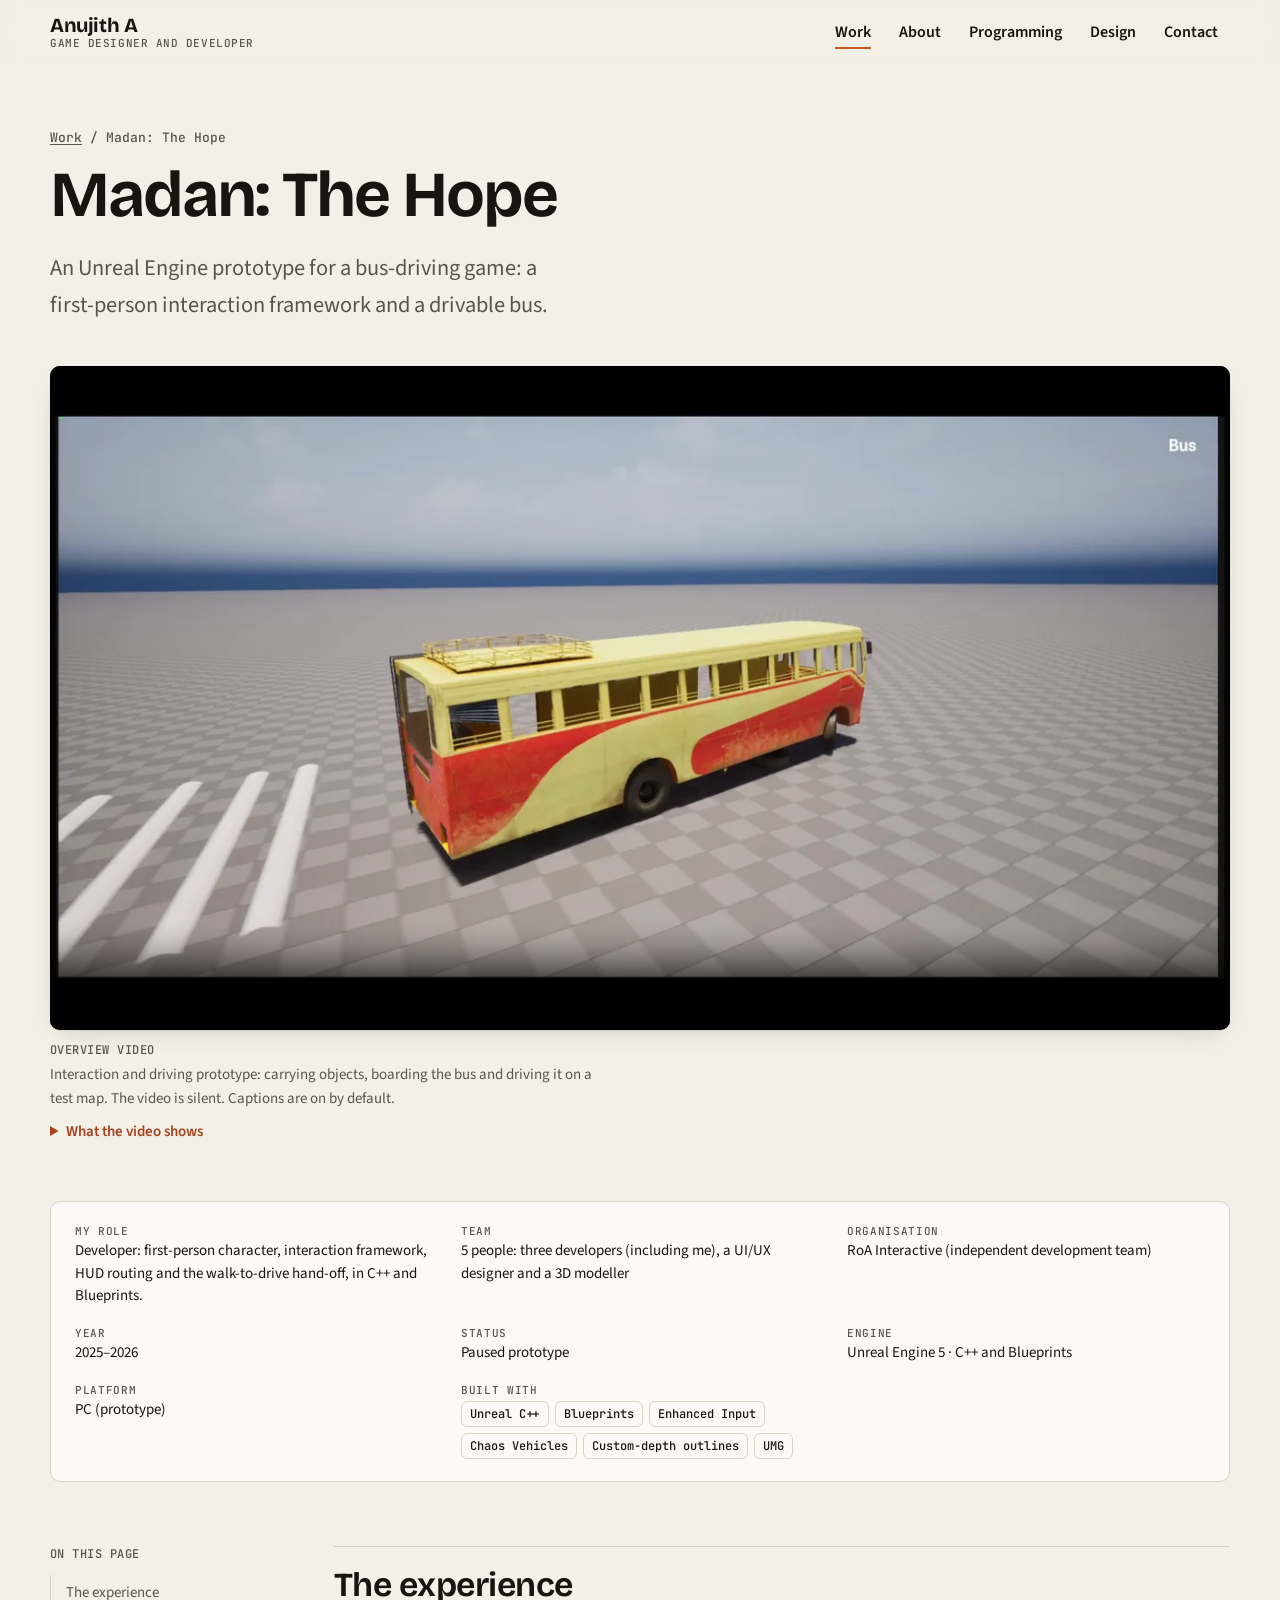
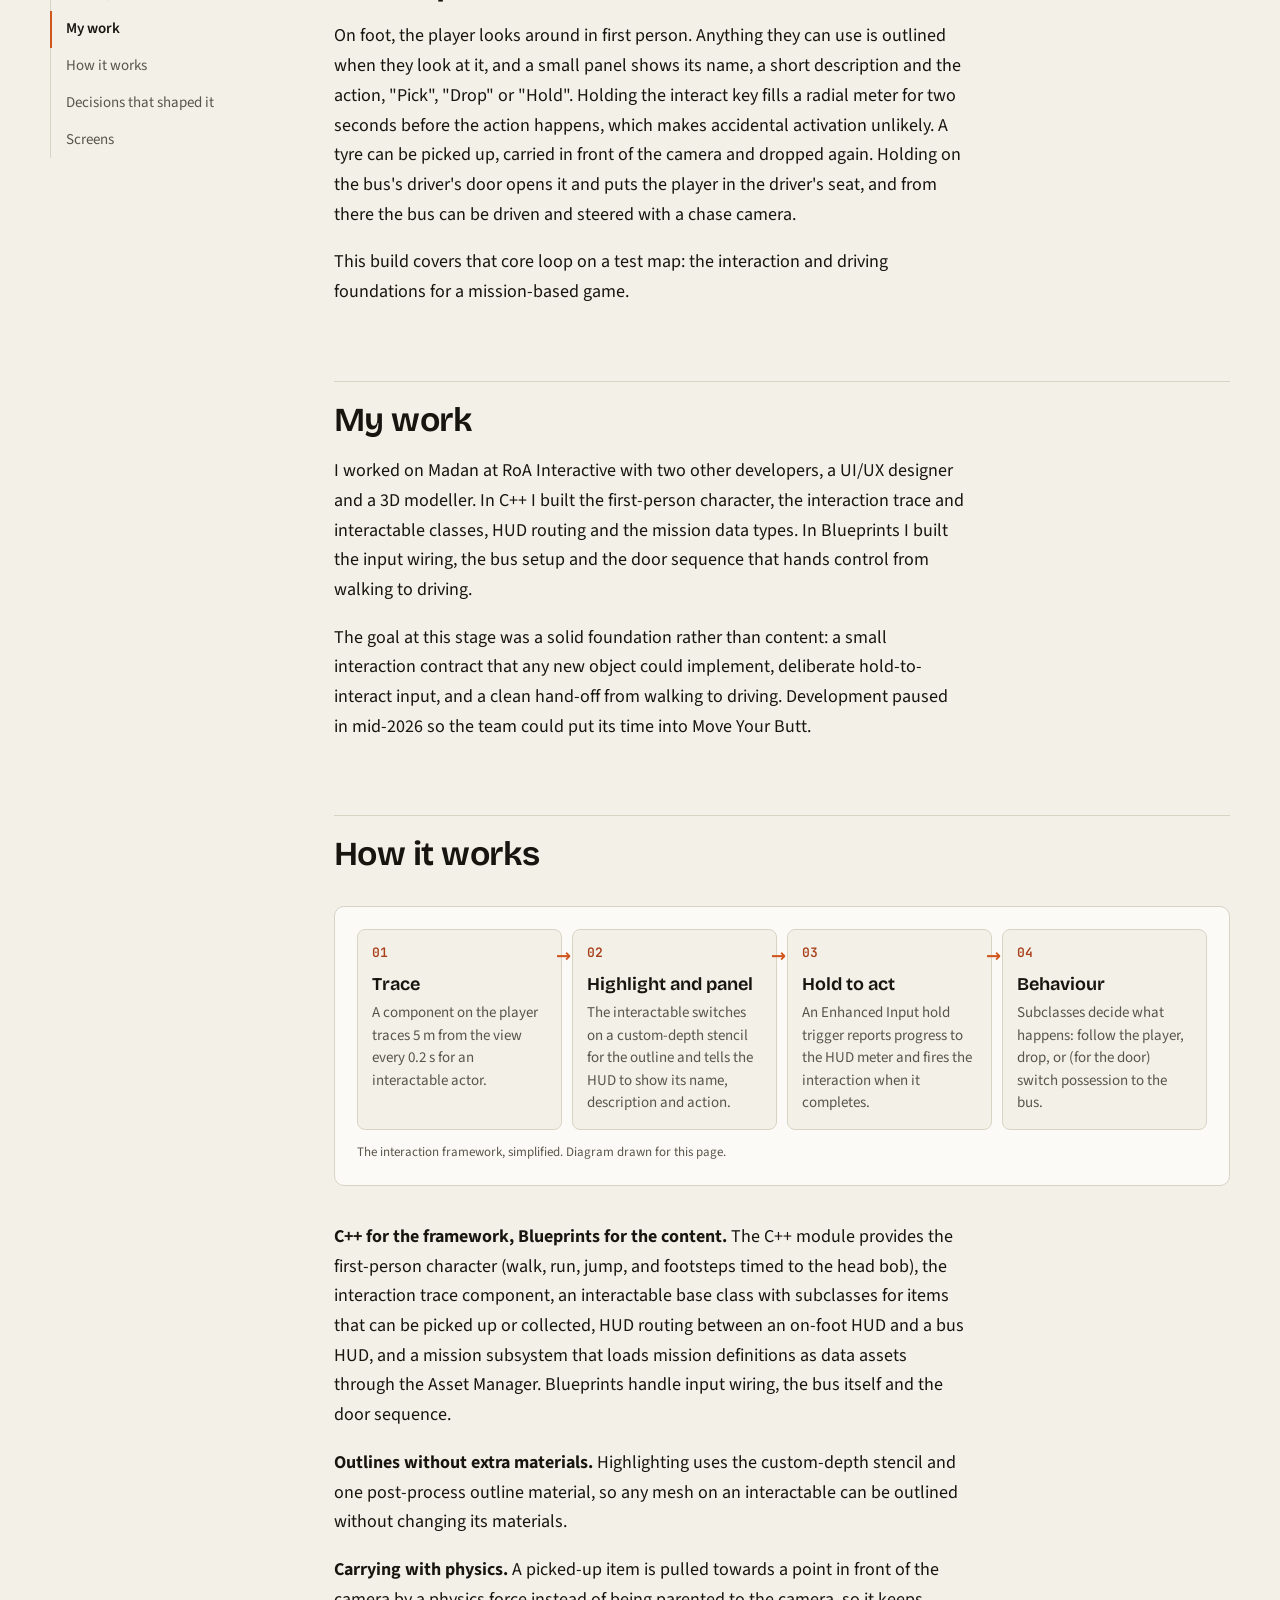
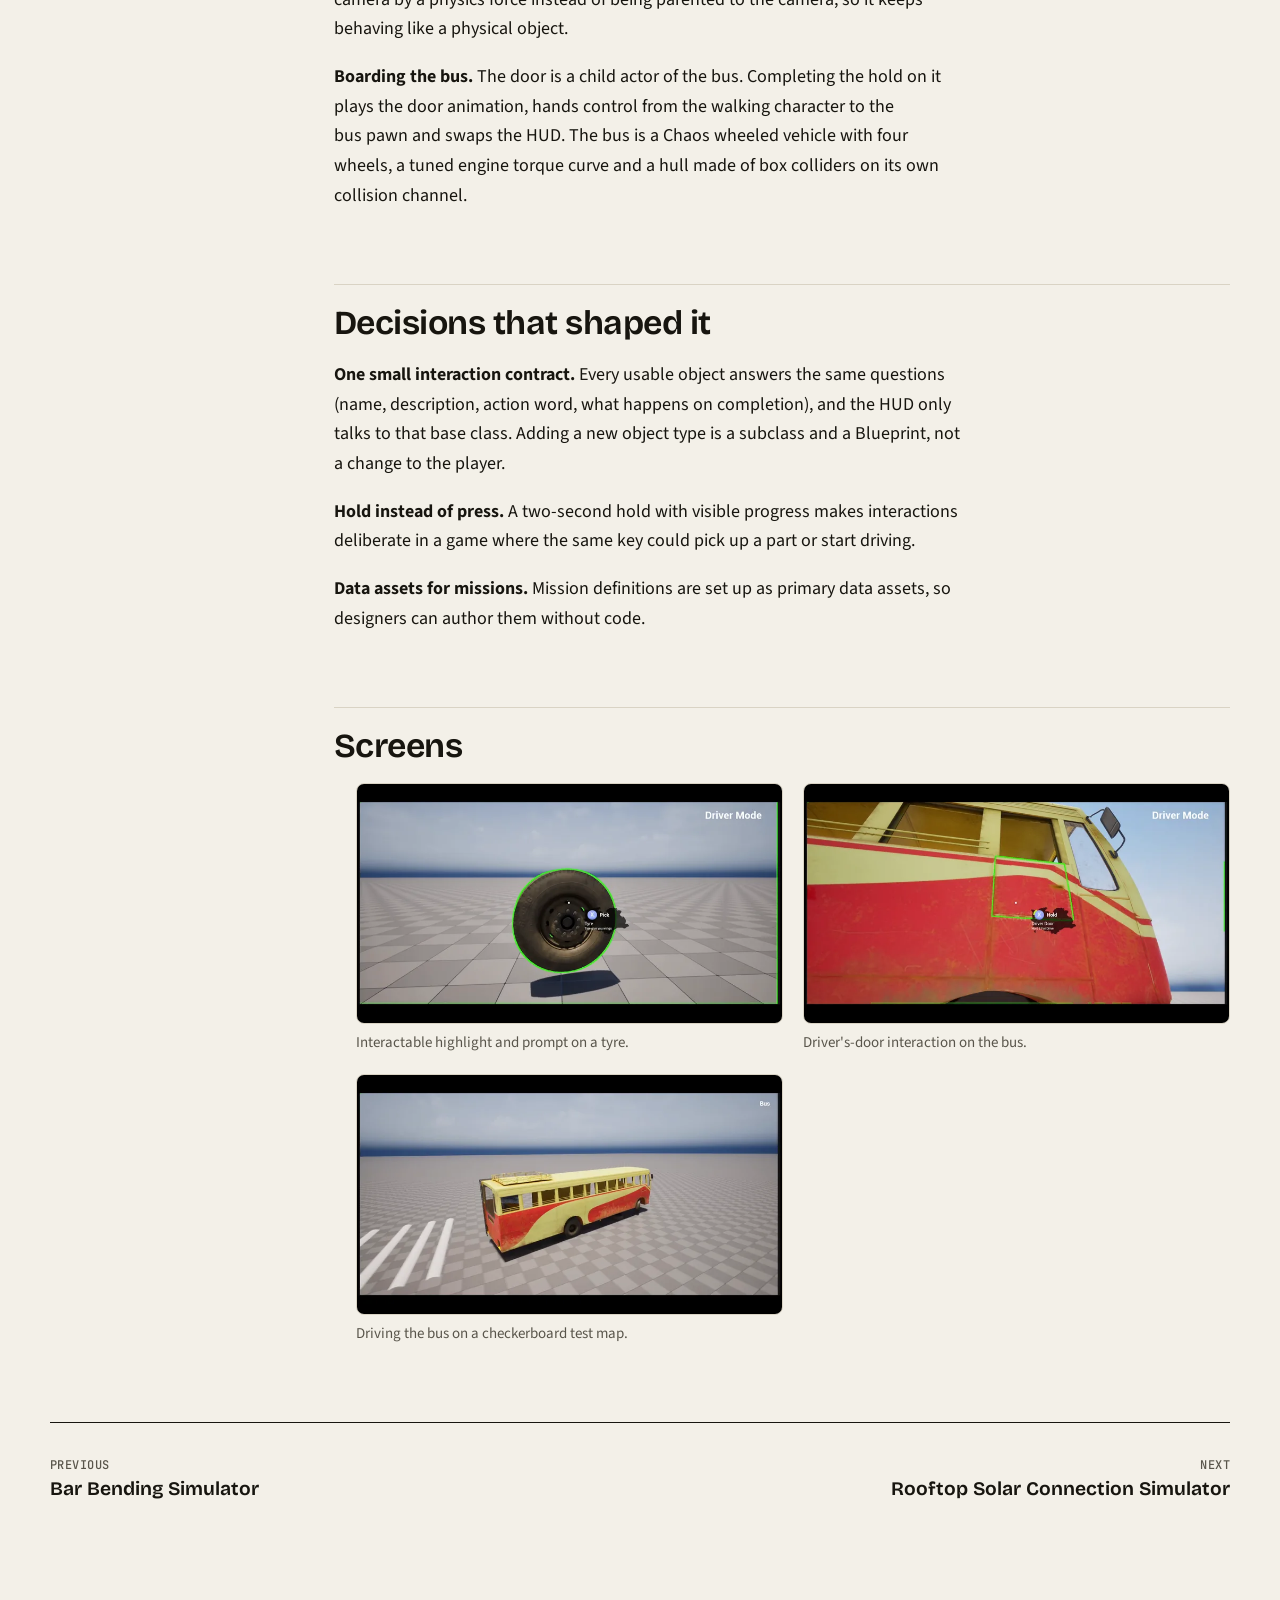
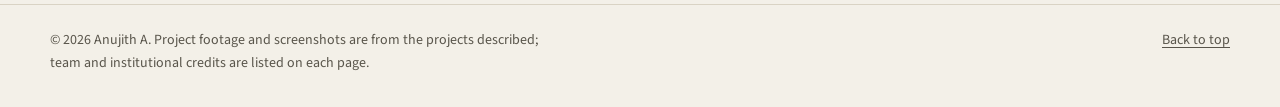
<file: work/madan-the-hope/index.html>
<!doctype html>
<html lang="en">
<head>
<meta charset="utf-8">
<meta name="viewport" content="width=device-width, initial-scale=1">
<title>Madan: The Hope · Anujith A</title>
<meta name="description" content="An Unreal Engine prototype for a bus-driving game: a first-person interaction framework and a drivable bus.">
<meta property="og:type" content="website">
<meta property="og:site_name" content="Anujith A">
<meta property="og:title" content="Madan: The Hope · Anujith A">
<meta property="og:description" content="An Unreal Engine prototype for a bus-driving game: a first-person interaction framework and a drivable bus.">
<link rel="canonical" href="https://anujith1234.github.io/work/madan-the-hope/">
<meta property="og:url" content="https://anujith1234.github.io/work/madan-the-hope/">
<meta property="og:image" content="https://anujith1234.github.io/media/madan-the-hope/poster-1280.jpg">
<meta property="og:image:width" content="1280">
<meta property="og:image:height" content="720">
<meta name="twitter:card" content="summary_large_image">
<meta name="color-scheme" content="light dark">
<meta name="theme-color" content="#f3f0e8" media="(prefers-color-scheme: light)">
<meta name="theme-color" content="#131210" media="(prefers-color-scheme: dark)">
<link rel="preload" href="../../static/fonts/source-sans-3-latin-wght.woff2" as="font" type="font/woff2" crossorigin>
<link rel="preload" href="../../static/fonts/bricolage-grotesque-latin-wght.woff2" as="font" type="font/woff2" crossorigin>
<link rel="stylesheet" href="../../static/css/site.css">
<link rel="icon" href="../../static/favicon.svg" type="image/svg+xml">
<script>document.documentElement.classList.add('js');</script>
<script src="../../static/js/site.js" defer></script>
</head>
<body class="page-work">
<a class="skip-link" href="#main">Skip to content</a>
<header class="site-header" data-header>
  <div class="wrap header-inner">
    <a class="wordmark" href="../../index.html" aria-label="Anujith A, home">
      <span class="wordmark-name">Anujith A</span>
      <span class="wordmark-role">Game designer and developer</span>
    </a>
    <button class="menu-toggle" type="button" aria-expanded="false" aria-controls="site-nav" data-menu-toggle>
      <span class="menu-toggle-bars" aria-hidden="true"></span><span class="menu-toggle-label">Menu</span>
    </button>
    <nav class="site-nav" id="site-nav" aria-label="Main" data-menu>
      <ul>
        <li><a href="../../index.html#work" aria-current="page">Work</a></li>
        <li><a href="../../index.html#about">About</a></li>
        <li><a href="../../programming/index.html">Programming</a></li>
        <li><a href="../../design/index.html">Design</a></li>
        <li><a href="../../index.html#contact">Contact</a></li>
      </ul>
    </nav>
  </div>
</header>
<main id="main" tabindex="-1">
<article class="case" aria-labelledby="case-title">
  <header class="case-head wrap">
    <p class="crumbs"><a href="../../index.html#work">Work</a> <span aria-hidden="true">/</span> <span>Madan: The Hope</span></p>
    <h1 id="case-title" class="case-title">Madan: The Hope</h1>
    <p class="case-tagline">An Unreal Engine prototype for a bus-driving game: a first-person interaction framework and a drivable bus.</p>
  </header>

  <div class="wrap case-media">
    <figure class="video-figure">
      <div class="video-frame">
        <video controls playsinline preload="none" poster="../../media/madan-the-hope/poster-1280.webp"
               width="1920" height="1080" aria-describedby="video-desc"
               style="view-transition-name: cover-madan-the-hope">
<source src="../../media/video/madan-the-hope-overview-1080p.mp4" type="video/mp4" media="(min-width: 900px)">          <source src="../../media/video/madan-the-hope-overview-720p.mp4" type="video/mp4">
          <track kind="captions" srclang="en" label="English captions" src="../../media/madan-the-hope/overview-captions.vtt" default>
          <p>Your browser can't play this video. The description below explains what it shows.</p>
        </video>
      </div>
      <figcaption>
        <span class="meta">Overview video</span>
        Interaction and driving prototype: carrying objects, boarding the bus and driving it on a test map. The video is silent. Captions are on by default.        <details class="video-desc">
          <summary>What the video shows</summary>
          <p id="video-desc">41-second silent overview: a tyre highlighted with a &#39;Pick&#39; prompt, carried and dropped beside a red-and-cream bus; walking through the bus cabin; the driver&#39;s door highlighted with a &#39;Hold&#39; prompt; then the bus driving and turning on a grey checkerboard test map.</p>
        </details>
      </figcaption>
    </figure>
  </div>

  <div class="wrap">
    <dl class="facts">
      <div><dt>My role</dt><dd>Developer: first-person character, interaction framework, HUD routing and the walk-to-drive hand-off, in C++ and Blueprints.</dd></div>
      <div><dt>Team</dt><dd>5 people: three developers (including me), a UI/UX designer and a 3D modeller</dd></div>
      <div><dt>Organisation</dt><dd>RoA Interactive (independent development team)</dd></div>
<div><dt>Year</dt><dd>2025–2026</dd></div><div><dt>Status</dt><dd>Paused prototype</dd></div>      <div><dt>Engine</dt><dd>Unreal Engine 5 · C++ and Blueprints</dd></div>
      <div><dt>Platform</dt><dd>PC (prototype)</dd></div>
      <div><dt>Built with</dt><dd><ul class="tags"><li>Unreal C++</li><li>Blueprints</li><li>Enhanced Input</li><li>Chaos Vehicles</li><li>Custom-depth outlines</li><li>UMG</li></ul></dd></div>
    </dl>
  </div>

  <div class="wrap">
    <details class="toc-mobile">
      <summary>On this page</summary>
      <ol>
<li><a href="#the-experience">The experience</a></li><li><a href="#my-work">My work</a></li><li><a href="#how-it-works">How it works</a></li><li><a href="#decisions-that-shaped-it">Decisions that shaped it</a></li><li><a href="#gallery">Screens</a></li>      </ol>
    </details>
  </div>

  <div class="wrap case-layout">
    <aside class="case-aside">
      <nav class="toc" aria-label="On this page">
        <p class="meta">On this page</p>
        <ol>
<li><a href="#the-experience">The experience</a></li><li><a href="#my-work">My work</a></li><li><a href="#how-it-works">How it works</a></li><li><a href="#decisions-that-shaped-it">Decisions that shaped it</a></li><li><a href="#gallery">Screens</a></li>        </ol>
      </nav>
    </aside>

    <div class="prose">
      <h2 id="the-experience">The experience</h2>
<p>On foot, the player looks around in first person. Anything they can use is outlined when they look at it, and a small panel shows its name, a short description and the action, "Pick", "Drop" or "Hold". Holding the interact key fills a radial meter for two seconds before the action happens, which makes accidental activation unlikely. A tyre can be picked up, carried in front of the camera and dropped again. Holding on the bus's driver's door opens it and puts the player in the driver's seat, and from there the bus can be driven and steered with a chase camera.</p>
<p>This build covers that core loop on a test map: the interaction and driving foundations for a mission-based game.</p>
<h2 id="my-work">My work</h2>
<p>I worked on Madan at RoA Interactive with two other developers, a UI/UX designer and a 3D modeller. In C++ I built the first-person character, the interaction trace and interactable classes, HUD routing and the mission data types. In Blueprints I built the input wiring, the bus setup and the door sequence that hands control from walking to driving.</p>
<p>The goal at this stage was a solid foundation rather than content: a small interaction contract that any new object could implement, deliberate hold-to-interact input, and a clean hand-off from walking to driving. Development paused in mid-2026 so the team could put its time into Move Your Butt.</p>
<h2 id="how-it-works">How it works</h2>
<figure class="diagram">
<ol class="flow">
<li><strong>Trace</strong><span>A component on the player traces 5 m from the view every 0.2 s for an interactable actor.</span></li>
<li><strong>Highlight and panel</strong><span>The interactable switches on a custom-depth stencil for the outline and tells the HUD to show its name, description and action.</span></li>
<li><strong>Hold to act</strong><span>An Enhanced Input hold trigger reports progress to the HUD meter and fires the interaction when it completes.</span></li>
<li><strong>Behaviour</strong><span>Subclasses decide what happens: follow the player, drop, or (for the door) switch possession to the bus.</span></li>
</ol>
<figcaption>The interaction framework, simplified. Diagram drawn for this page.</figcaption>
</figure>

<p><strong>C++ for the framework, Blueprints for the content.</strong> The C++ module provides the first-person character (walk, run, jump, and footsteps timed to the head bob), the interaction trace component, an interactable base class with subclasses for items that can be picked up or collected, HUD routing between an on-foot HUD and a bus HUD, and a mission subsystem that loads mission definitions as data assets through the Asset Manager. Blueprints handle input wiring, the bus itself and the door sequence.</p>
<p><strong>Outlines without extra materials.</strong> Highlighting uses the custom-depth stencil and one post-process outline material, so any mesh on an interactable can be outlined without changing its materials.</p>
<p><strong>Carrying with physics.</strong> A picked-up item is pulled towards a point in front of the camera by a physics force instead of being parented to the camera, so it keeps behaving like a physical object.</p>
<p><strong>Boarding the bus.</strong> The door is a child actor of the bus. Completing the hold on it plays the door animation, hands control from the walking character to the bus pawn and swaps the HUD. The bus is a Chaos wheeled vehicle with four wheels, a tuned engine torque curve and a hull made of box colliders on its own collision channel.</p>
<h2 id="decisions-that-shaped-it">Decisions that shaped it</h2>
<p><strong>One small interaction contract.</strong> Every usable object answers the same questions (name, description, action word, what happens on completion), and the HUD only talks to that base class. Adding a new object type is a subclass and a Blueprint, not a change to the player.</p>
<p><strong>Hold instead of press.</strong> A two-second hold with visible progress makes interactions deliberate in a game where the same key could pick up a part or start driving.</p>
<p><strong>Data assets for missions.</strong> Mission definitions are set up as primary data assets, so designers can author them without code.</p>
<div id="next-steps"></div>

      <section class="gallery" aria-labelledby="gallery">
        <h2 id="gallery">Screens</h2>
        <ul class="gallery-grid">
          <li>
            <figure>
              <a class="gallery-link" href="../../media/madan-the-hope/still-01-interaction-highlight-1600.webp" data-lightbox data-caption="Interactable highlight and prompt on a tyre." data-alt="First-person view on a checkerboard test map: a tyre outlined in green with a &#39;Pick&#39; interaction prompt.">
                <img src="../../media/madan-the-hope/still-01-interaction-highlight-800.webp"
     srcset="../../media/madan-the-hope/still-01-interaction-highlight-800.webp 800w, ../../media/madan-the-hope/still-01-interaction-highlight-1600.webp 1600w"
     sizes="(min-width: 1100px) 360px, (min-width: 700px) 45vw, 100vw" width="1600" height="900" alt="First-person view on a checkerboard test map: a tyre outlined in green with a &#39;Pick&#39; interaction prompt."
loading="lazy" decoding="async">
              </a>
              <figcaption>Interactable highlight and prompt on a tyre.</figcaption>
            </figure>
          </li>
          <li>
            <figure>
              <a class="gallery-link" href="../../media/madan-the-hope/still-02-driver-door-1600.webp" data-lightbox data-caption="Driver&#39;s-door interaction on the bus." data-alt="Close view of a red and cream bus with its driver&#39;s door outlined in green and a &#39;Hold&#39; prompt for the driver door.">
                <img src="../../media/madan-the-hope/still-02-driver-door-800.webp"
     srcset="../../media/madan-the-hope/still-02-driver-door-800.webp 800w, ../../media/madan-the-hope/still-02-driver-door-1600.webp 1600w"
     sizes="(min-width: 1100px) 360px, (min-width: 700px) 45vw, 100vw" width="1600" height="900" alt="Close view of a red and cream bus with its driver&#39;s door outlined in green and a &#39;Hold&#39; prompt for the driver door."
loading="lazy" decoding="async">
              </a>
              <figcaption>Driver&#39;s-door interaction on the bus.</figcaption>
            </figure>
          </li>
          <li>
            <figure>
              <a class="gallery-link" href="../../media/madan-the-hope/still-03-bus-driving-1600.webp" data-lightbox data-caption="Driving the bus on a checkerboard test map." data-alt="Third-person view of a red and cream bus turning on a grey checkerboard test map.">
                <img src="../../media/madan-the-hope/still-03-bus-driving-800.webp"
     srcset="../../media/madan-the-hope/still-03-bus-driving-800.webp 800w, ../../media/madan-the-hope/still-03-bus-driving-1600.webp 1600w"
     sizes="(min-width: 1100px) 360px, (min-width: 700px) 45vw, 100vw" width="1600" height="900" alt="Third-person view of a red and cream bus turning on a grey checkerboard test map."
loading="lazy" decoding="async">
              </a>
              <figcaption>Driving the bus on a checkerboard test map.</figcaption>
            </figure>
          </li>
        </ul>
      </section>
    </div>
  </div>

  <nav class="wrap pager" aria-label="More projects">
<a class="pager-link" href="../../work/bar-bending/index.html"><span class="meta">Previous</span>Bar Bending Simulator</a>    <a class="pager-link pager-link--next" href="../../work/solar-vr/index.html"><span class="meta">Next</span>Rooftop Solar Connection Simulator</a>
  </nav>
</article>

<dialog class="lightbox" data-lightbox-dialog aria-label="Enlarged screenshot">
  <form method="dialog"><button class="lightbox-close" type="submit" aria-label="Close">Close</button></form>
  <figure><figcaption></figcaption></figure>
</dialog>
</main>
<footer class="site-footer">
  <div class="wrap footer-inner">
    <p>© 2026 Anujith A. Project footage and screenshots are from the projects described; team and institutional credits are listed on each page.</p>
    <p><a href="#main" class="to-top">Back to top</a></p>
  </div>
</footer>
</body>
</html>
</file>
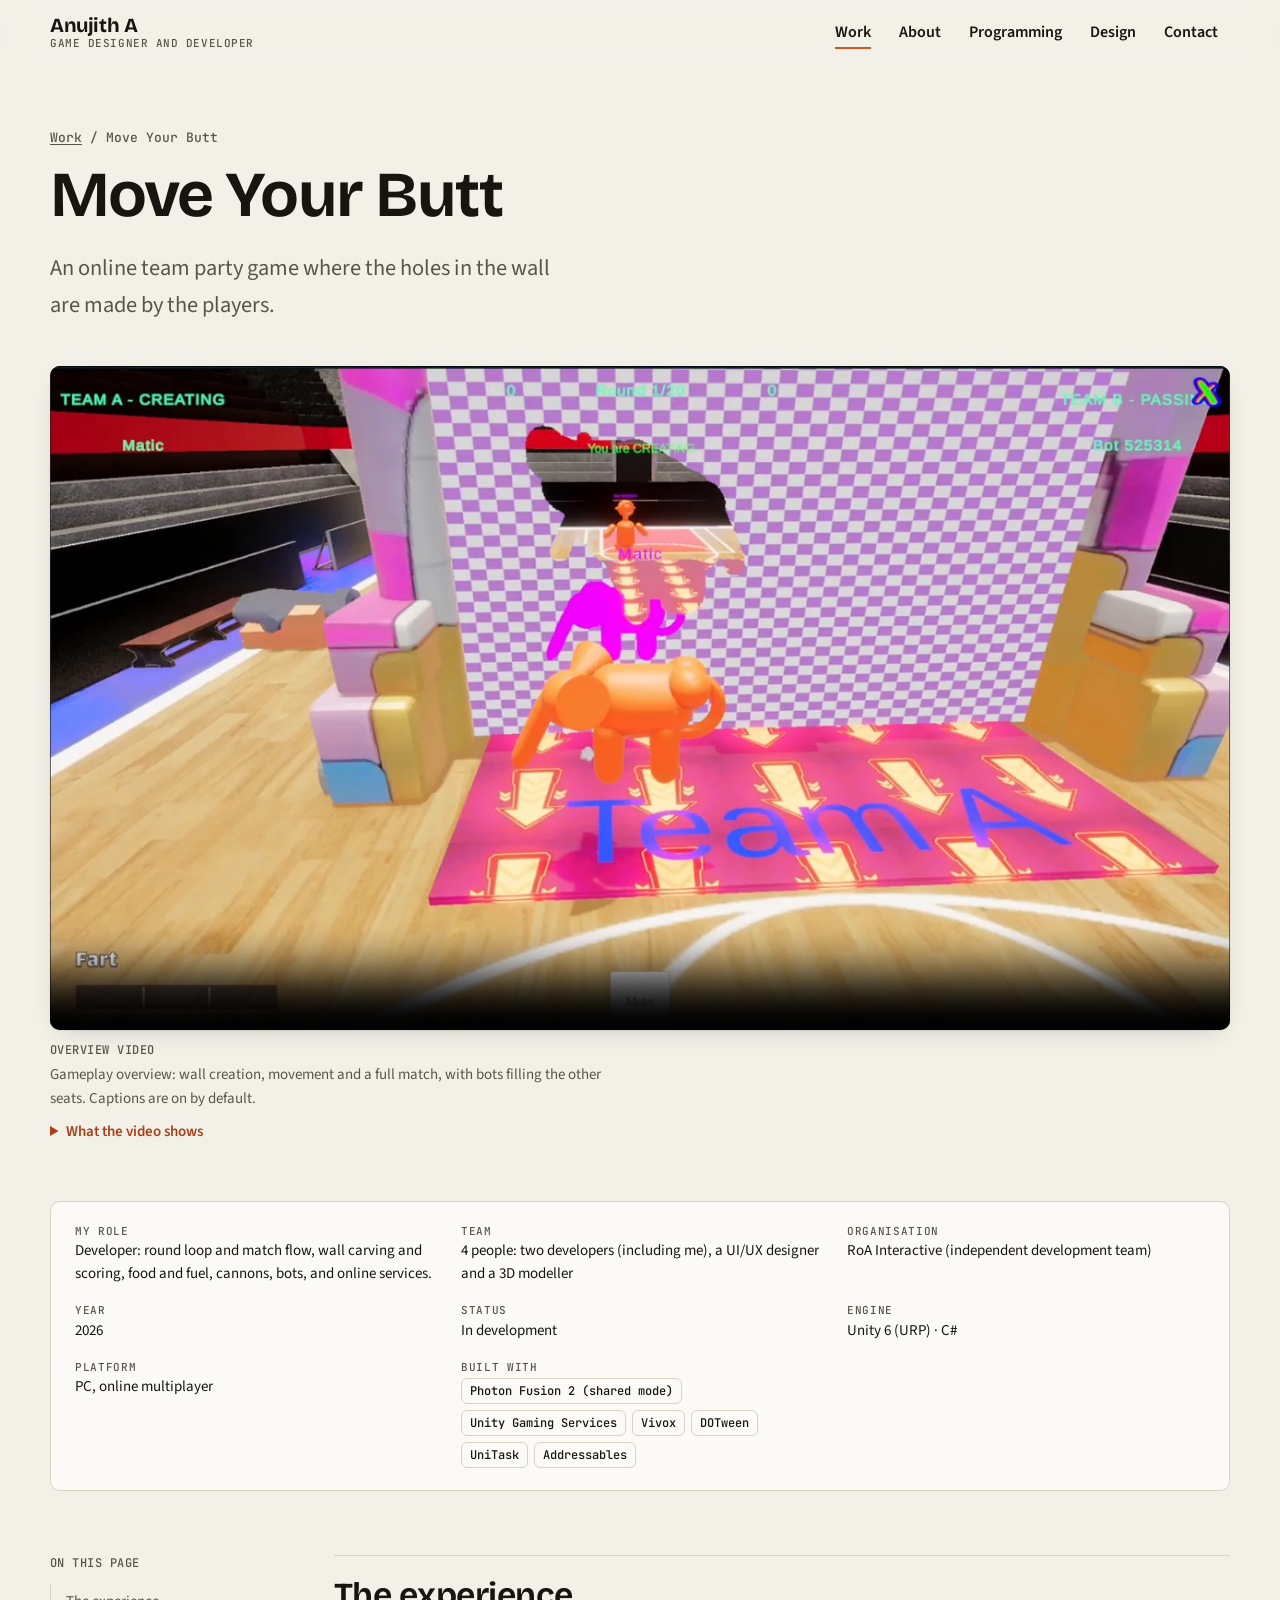
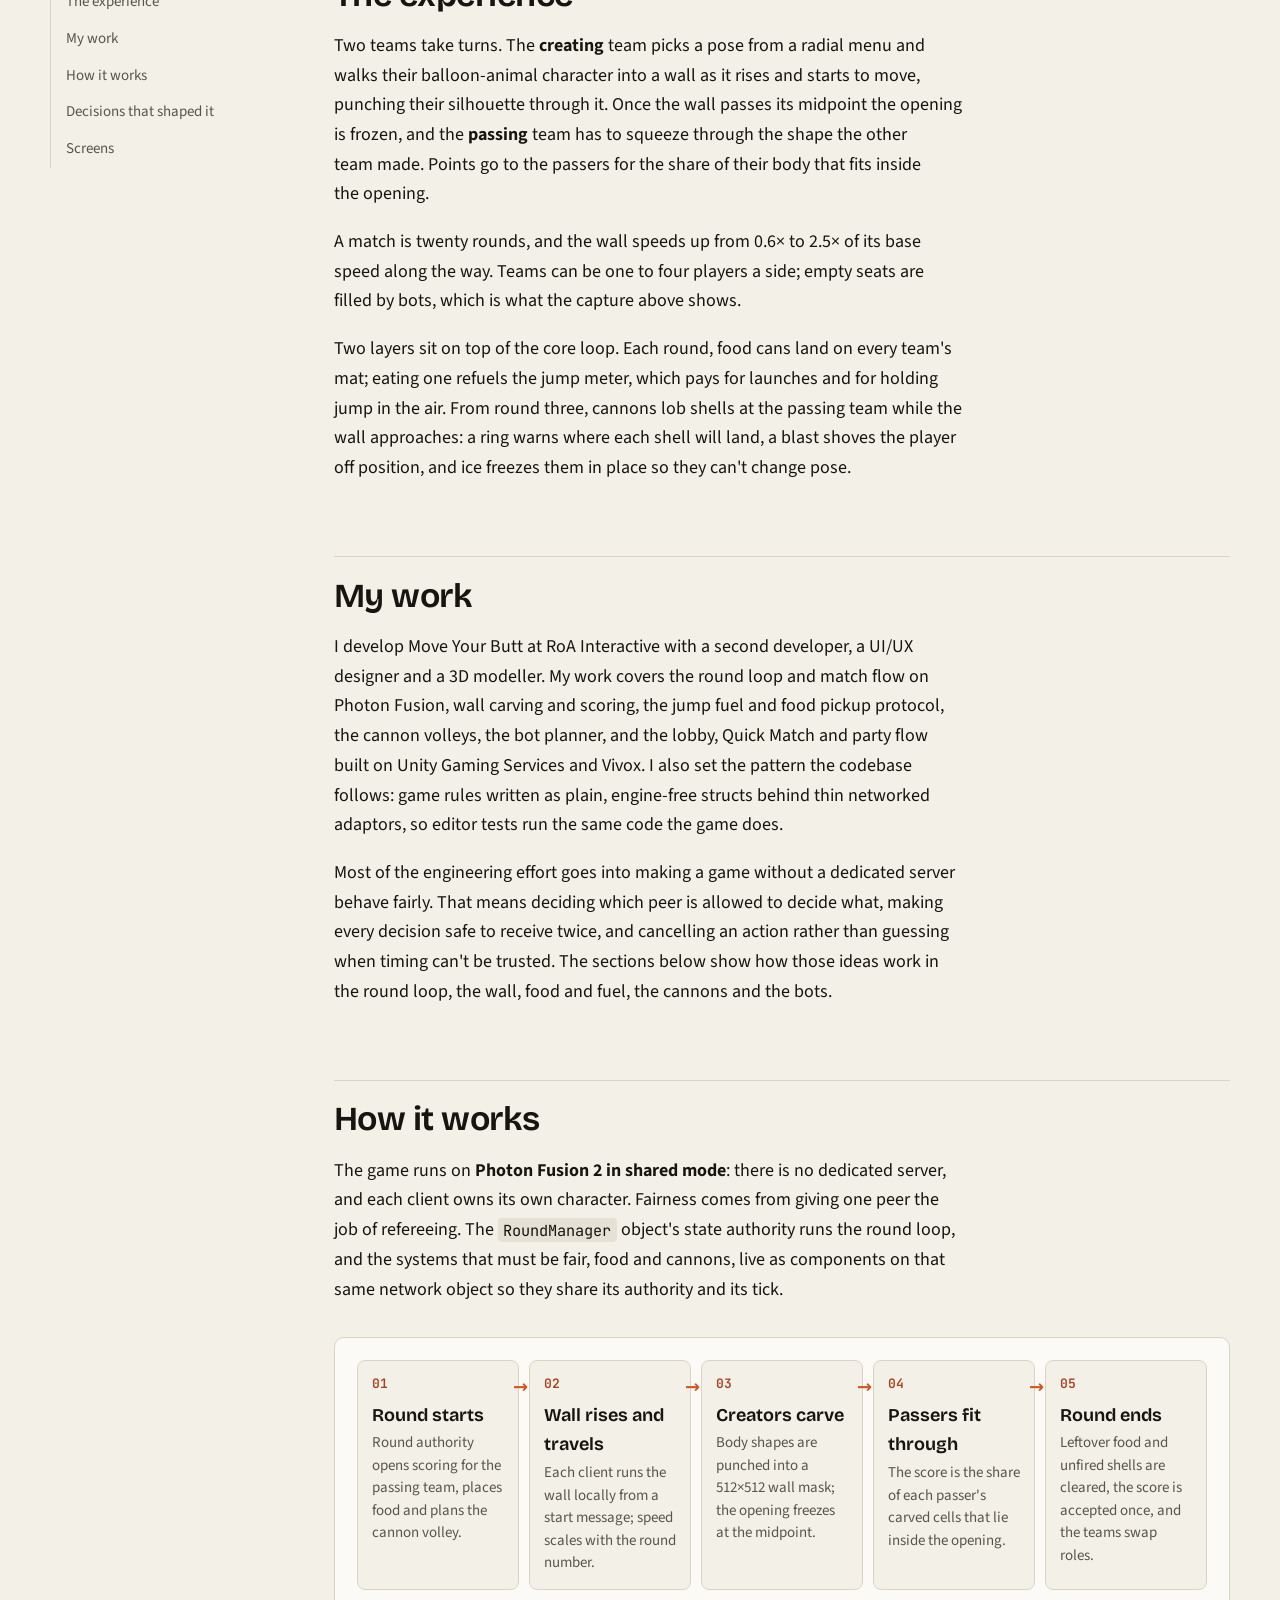
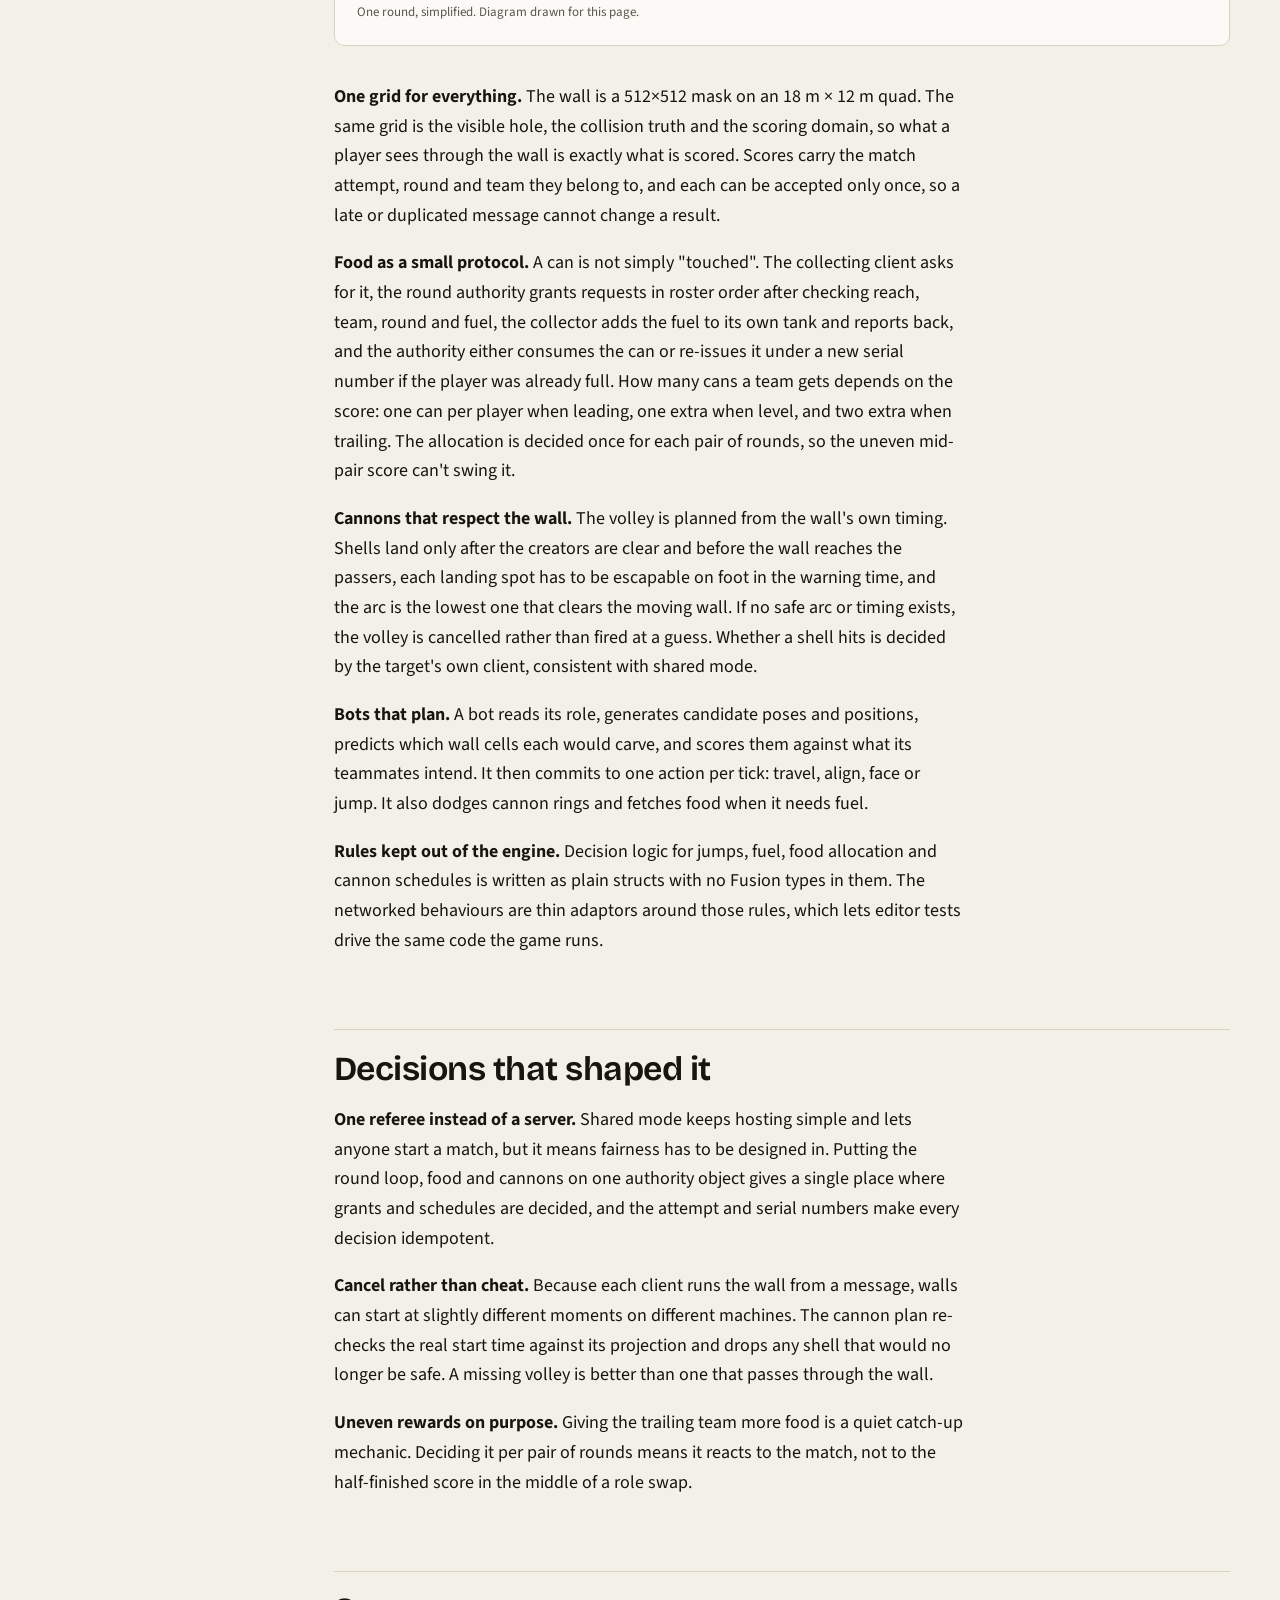
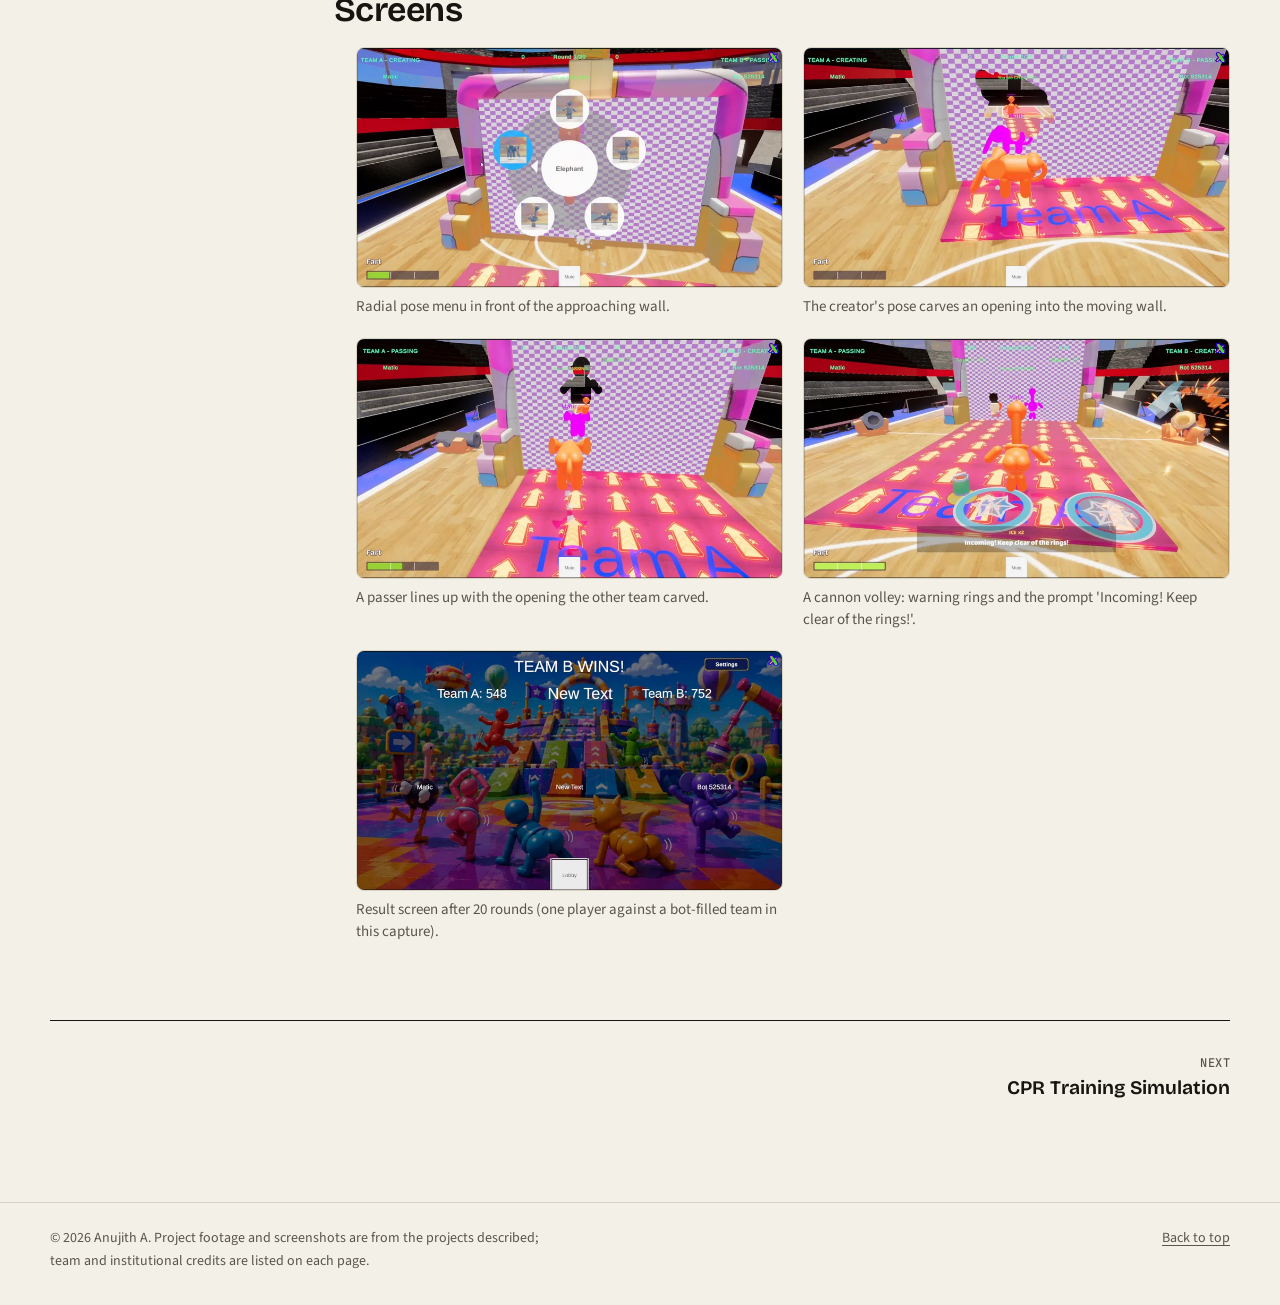
<file: work/move-your-butt/index.html>
<!doctype html>
<html lang="en">
<head>
<meta charset="utf-8">
<meta name="viewport" content="width=device-width, initial-scale=1">
<title>Move Your Butt · Anujith A</title>
<meta name="description" content="An online team party game where the holes in the wall are made by the players.">
<meta property="og:type" content="website">
<meta property="og:site_name" content="Anujith A">
<meta property="og:title" content="Move Your Butt · Anujith A">
<meta property="og:description" content="An online team party game where the holes in the wall are made by the players.">
<link rel="canonical" href="https://anujith1234.github.io/work/move-your-butt/">
<meta property="og:url" content="https://anujith1234.github.io/work/move-your-butt/">
<meta property="og:image" content="https://anujith1234.github.io/media/move-your-butt/poster-1280.jpg">
<meta property="og:image:width" content="1280">
<meta property="og:image:height" content="720">
<meta name="twitter:card" content="summary_large_image">
<meta name="color-scheme" content="light dark">
<meta name="theme-color" content="#f3f0e8" media="(prefers-color-scheme: light)">
<meta name="theme-color" content="#131210" media="(prefers-color-scheme: dark)">
<link rel="preload" href="../../static/fonts/source-sans-3-latin-wght.woff2" as="font" type="font/woff2" crossorigin>
<link rel="preload" href="../../static/fonts/bricolage-grotesque-latin-wght.woff2" as="font" type="font/woff2" crossorigin>
<link rel="stylesheet" href="../../static/css/site.css">
<link rel="icon" href="../../static/favicon.svg" type="image/svg+xml">
<script>document.documentElement.classList.add('js');</script>
<script src="../../static/js/site.js" defer></script>
</head>
<body class="page-work">
<a class="skip-link" href="#main">Skip to content</a>
<header class="site-header" data-header>
  <div class="wrap header-inner">
    <a class="wordmark" href="../../index.html" aria-label="Anujith A, home">
      <span class="wordmark-name">Anujith A</span>
      <span class="wordmark-role">Game designer and developer</span>
    </a>
    <button class="menu-toggle" type="button" aria-expanded="false" aria-controls="site-nav" data-menu-toggle>
      <span class="menu-toggle-bars" aria-hidden="true"></span><span class="menu-toggle-label">Menu</span>
    </button>
    <nav class="site-nav" id="site-nav" aria-label="Main" data-menu>
      <ul>
        <li><a href="../../index.html#work" aria-current="page">Work</a></li>
        <li><a href="../../index.html#about">About</a></li>
        <li><a href="../../programming/index.html">Programming</a></li>
        <li><a href="../../design/index.html">Design</a></li>
        <li><a href="../../index.html#contact">Contact</a></li>
      </ul>
    </nav>
  </div>
</header>
<main id="main" tabindex="-1">
<article class="case" aria-labelledby="case-title">
  <header class="case-head wrap">
    <p class="crumbs"><a href="../../index.html#work">Work</a> <span aria-hidden="true">/</span> <span>Move Your Butt</span></p>
    <h1 id="case-title" class="case-title">Move Your Butt</h1>
    <p class="case-tagline">An online team party game where the holes in the wall are made by the players.</p>
  </header>

  <div class="wrap case-media">
    <figure class="video-figure">
      <div class="video-frame">
        <video controls playsinline preload="none" poster="../../media/move-your-butt/poster-1280.webp"
               width="1920" height="1080" aria-describedby="video-desc"
               style="view-transition-name: cover-move-your-butt">
<source src="../../media/video/move-your-butt-overview-1080p.mp4" type="video/mp4" media="(min-width: 900px)">          <source src="../../media/video/move-your-butt-overview-720p.mp4" type="video/mp4">
          <track kind="captions" srclang="en" label="English captions" src="../../media/move-your-butt/overview-captions.vtt" default>
          <p>Your browser can't play this video. The description below explains what it shows.</p>
        </video>
      </div>
      <figcaption>
        <span class="meta">Overview video</span>
        Gameplay overview: wall creation, movement and a full match, with bots filling the other seats. Captions are on by default.        <details class="video-desc">
          <summary>What the video shows</summary>
          <p id="video-desc">66-second gameplay overview: a balloon-animal character poses and pushes into a checkered wall to carve a shape, then passes through an opening carved by the other team, avoids cannon volleys and collects food cans; ends on the 20-round result screen.</p>
        </details>
      </figcaption>
    </figure>
  </div>

  <div class="wrap">
    <dl class="facts">
      <div><dt>My role</dt><dd>Developer: round loop and match flow, wall carving and scoring, food and fuel, cannons, bots, and online services.</dd></div>
      <div><dt>Team</dt><dd>4 people: two developers (including me), a UI/UX designer and a 3D modeller</dd></div>
      <div><dt>Organisation</dt><dd>RoA Interactive (independent development team)</dd></div>
<div><dt>Year</dt><dd>2026</dd></div><div><dt>Status</dt><dd>In development</dd></div>      <div><dt>Engine</dt><dd>Unity 6 (URP) · C#</dd></div>
      <div><dt>Platform</dt><dd>PC, online multiplayer</dd></div>
      <div><dt>Built with</dt><dd><ul class="tags"><li>Photon Fusion 2 (shared mode)</li><li>Unity Gaming Services</li><li>Vivox</li><li>DOTween</li><li>UniTask</li><li>Addressables</li></ul></dd></div>
    </dl>
  </div>

  <div class="wrap">
    <details class="toc-mobile">
      <summary>On this page</summary>
      <ol>
<li><a href="#the-experience">The experience</a></li><li><a href="#my-work">My work</a></li><li><a href="#how-it-works">How it works</a></li><li><a href="#decisions-that-shaped-it">Decisions that shaped it</a></li><li><a href="#gallery">Screens</a></li>      </ol>
    </details>
  </div>

  <div class="wrap case-layout">
    <aside class="case-aside">
      <nav class="toc" aria-label="On this page">
        <p class="meta">On this page</p>
        <ol>
<li><a href="#the-experience">The experience</a></li><li><a href="#my-work">My work</a></li><li><a href="#how-it-works">How it works</a></li><li><a href="#decisions-that-shaped-it">Decisions that shaped it</a></li><li><a href="#gallery">Screens</a></li>        </ol>
      </nav>
    </aside>

    <div class="prose">
      <h2 id="the-experience">The experience</h2>
<p>Two teams take turns. The <strong>creating</strong> team picks a pose from a radial menu and walks their balloon-animal character into a wall as it rises and starts to move, punching their silhouette through it. Once the wall passes its midpoint the opening is frozen, and the <strong>passing</strong> team has to squeeze through the shape the other team made. Points go to the passers for the share of their body that fits inside the opening.</p>
<p>A match is twenty rounds, and the wall speeds up from 0.6× to 2.5× of its base speed along the way. Teams can be one to four players a side; empty seats are filled by bots, which is what the capture above shows.</p>
<p>Two layers sit on top of the core loop. Each round, food cans land on every team's mat; eating one refuels the jump meter, which pays for launches and for holding jump in the air. From round three, cannons lob shells at the passing team while the wall approaches: a ring warns where each shell will land, a blast shoves the player off position, and ice freezes them in place so they can't change pose.</p>
<h2 id="my-work">My work</h2>
<p>I develop Move Your Butt at RoA Interactive with a second developer, a UI/UX designer and a 3D modeller. My work covers the round loop and match flow on Photon Fusion, wall carving and scoring, the jump fuel and food pickup protocol, the cannon volleys, the bot planner, and the lobby, Quick Match and party flow built on Unity Gaming Services and Vivox. I also set the pattern the codebase follows: game rules written as plain, engine-free structs behind thin networked adaptors, so editor tests run the same code the game does.</p>
<p>Most of the engineering effort goes into making a game without a dedicated server behave fairly. That means deciding which peer is allowed to decide what, making every decision safe to receive twice, and cancelling an action rather than guessing when timing can't be trusted. The sections below show how those ideas work in the round loop, the wall, food and fuel, the cannons and the bots.</p>
<h2 id="how-it-works">How it works</h2>
<p>The game runs on <strong>Photon Fusion 2 in shared mode</strong>: there is no dedicated server, and each client owns its own character. Fairness comes from giving one peer the job of refereeing. The <code>RoundManager</code> object's state authority runs the round loop, and the systems that must be fair, food and cannons, live as components on that same network object so they share its authority and its tick.</p>
<figure class="diagram">
<ol class="flow">
<li><strong>Round starts</strong><span>Round authority opens scoring for the passing team, places food and plans the cannon volley.</span></li>
<li><strong>Wall rises and travels</strong><span>Each client runs the wall locally from a start message; speed scales with the round number.</span></li>
<li><strong>Creators carve</strong><span>Body shapes are punched into a 512×512 wall mask; the opening freezes at the midpoint.</span></li>
<li><strong>Passers fit through</strong><span>The score is the share of each passer's carved cells that lie inside the opening.</span></li>
<li><strong>Round ends</strong><span>Leftover food and unfired shells are cleared, the score is accepted once, and the teams swap roles.</span></li>
</ol>
<figcaption>One round, simplified. Diagram drawn for this page.</figcaption>
</figure>

<p><strong>One grid for everything.</strong> The wall is a 512×512 mask on an 18 m × 12 m quad. The same grid is the visible hole, the collision truth and the scoring domain, so what a player sees through the wall is exactly what is scored. Scores carry the match attempt, round and team they belong to, and each can be accepted only once, so a late or duplicated message cannot change a result.</p>
<p><strong>Food as a small protocol.</strong> A can is not simply "touched". The collecting client asks for it, the round authority grants requests in roster order after checking reach, team, round and fuel, the collector adds the fuel to its own tank and reports back, and the authority either consumes the can or re-issues it under a new serial number if the player was already full. How many cans a team gets depends on the score: one can per player when leading, one extra when level, and two extra when trailing. The allocation is decided once for each pair of rounds, so the uneven mid-pair score can't swing it.</p>
<p><strong>Cannons that respect the wall.</strong> The volley is planned from the wall's own timing. Shells land only after the creators are clear and before the wall reaches the passers, each landing spot has to be escapable on foot in the warning time, and the arc is the lowest one that clears the moving wall. If no safe arc or timing exists, the volley is cancelled rather than fired at a guess. Whether a shell hits is decided by the target's own client, consistent with shared mode.</p>
<p><strong>Bots that plan.</strong> A bot reads its role, generates candidate poses and positions, predicts which wall cells each would carve, and scores them against what its teammates intend. It then commits to one action per tick: travel, align, face or jump. It also dodges cannon rings and fetches food when it needs fuel.</p>
<p><strong>Rules kept out of the engine.</strong> Decision logic for jumps, fuel, food allocation and cannon schedules is written as plain structs with no Fusion types in them. The networked behaviours are thin adaptors around those rules, which lets editor tests drive the same code the game runs.</p>
<h2 id="decisions-that-shaped-it">Decisions that shaped it</h2>
<p><strong>One referee instead of a server.</strong> Shared mode keeps hosting simple and lets anyone start a match, but it means fairness has to be designed in. Putting the round loop, food and cannons on one authority object gives a single place where grants and schedules are decided, and the attempt and serial numbers make every decision idempotent.</p>
<p><strong>Cancel rather than cheat.</strong> Because each client runs the wall from a message, walls can start at slightly different moments on different machines. The cannon plan re-checks the real start time against its projection and drops any shell that would no longer be safe. A missing volley is better than one that passes through the wall.</p>
<p><strong>Uneven rewards on purpose.</strong> Giving the trailing team more food is a quiet catch-up mechanic. Deciding it per pair of rounds means it reacts to the match, not to the half-finished score in the middle of a role swap.</p>
<div id="next-steps"></div>

      <section class="gallery" aria-labelledby="gallery">
        <h2 id="gallery">Screens</h2>
        <ul class="gallery-grid">
          <li>
            <figure>
              <a class="gallery-link" href="../../media/move-your-butt/still-01-pose-menu-1600.webp" data-lightbox data-caption="Radial pose menu in front of the approaching wall." data-alt="Game view of an orange balloon-animal character facing a checkered wall, with a radial menu of pose icons and &#39;Elephant&#39; selected in the centre.">
                <img src="../../media/move-your-butt/still-01-pose-menu-800.webp"
     srcset="../../media/move-your-butt/still-01-pose-menu-800.webp 800w, ../../media/move-your-butt/still-01-pose-menu-1600.webp 1600w"
     sizes="(min-width: 1100px) 360px, (min-width: 700px) 45vw, 100vw" width="1600" height="900" alt="Game view of an orange balloon-animal character facing a checkered wall, with a radial menu of pose icons and &#39;Elephant&#39; selected in the centre."
loading="lazy" decoding="async">
              </a>
              <figcaption>Radial pose menu in front of the approaching wall.</figcaption>
            </figure>
          </li>
          <li>
            <figure>
              <a class="gallery-link" href="../../media/move-your-butt/still-02-carved-opening-1600.webp" data-lightbox data-caption="The creator&#39;s pose carves an opening into the moving wall." data-alt="An orange elephant-shaped character stands on a pink team mat in front of a checkered wall with a matching animal-shaped hole carved through it; team and round labels run along the top.">
                <img src="../../media/move-your-butt/still-02-carved-opening-800.webp"
     srcset="../../media/move-your-butt/still-02-carved-opening-800.webp 800w, ../../media/move-your-butt/still-02-carved-opening-1600.webp 1600w"
     sizes="(min-width: 1100px) 360px, (min-width: 700px) 45vw, 100vw" width="1600" height="900" alt="An orange elephant-shaped character stands on a pink team mat in front of a checkered wall with a matching animal-shaped hole carved through it; team and round labels run along the top."
loading="lazy" decoding="async">
              </a>
              <figcaption>The creator&#39;s pose carves an opening into the moving wall.</figcaption>
            </figure>
          </li>
          <li>
            <figure>
              <a class="gallery-link" href="../../media/move-your-butt/still-03-passing-through-1600.webp" data-lightbox data-caption="A passer lines up with the opening the other team carved." data-alt="The player character approaches a checkered wall that has an outlined opening, seen from behind on the Team A mat.">
                <img src="../../media/move-your-butt/still-03-passing-through-800.webp"
     srcset="../../media/move-your-butt/still-03-passing-through-800.webp 800w, ../../media/move-your-butt/still-03-passing-through-1600.webp 1600w"
     sizes="(min-width: 1100px) 360px, (min-width: 700px) 45vw, 100vw" width="1600" height="900" alt="The player character approaches a checkered wall that has an outlined opening, seen from behind on the Team A mat."
loading="lazy" decoding="async">
              </a>
              <figcaption>A passer lines up with the opening the other team carved.</figcaption>
            </figure>
          </li>
          <li>
            <figure>
              <a class="gallery-link" href="../../media/move-your-butt/still-04-cannon-volley-1600.webp" data-lightbox data-caption="A cannon volley: warning rings and the prompt &#39;Incoming! Keep clear of the rings!&#39;." data-alt="Two blue ice-warning rings on the pink mat around the player, a cannon blast at the side of the arena and an on-screen warning to keep clear of the rings.">
                <img src="../../media/move-your-butt/still-04-cannon-volley-800.webp"
     srcset="../../media/move-your-butt/still-04-cannon-volley-800.webp 800w, ../../media/move-your-butt/still-04-cannon-volley-1600.webp 1600w"
     sizes="(min-width: 1100px) 360px, (min-width: 700px) 45vw, 100vw" width="1600" height="900" alt="Two blue ice-warning rings on the pink mat around the player, a cannon blast at the side of the arena and an on-screen warning to keep clear of the rings."
loading="lazy" decoding="async">
              </a>
              <figcaption>A cannon volley: warning rings and the prompt &#39;Incoming! Keep clear of the rings!&#39;.</figcaption>
            </figure>
          </li>
          <li>
            <figure>
              <a class="gallery-link" href="../../media/move-your-butt/still-05-match-result-1600.webp" data-lightbox data-caption="Result screen after 20 rounds (one player against a bot-filled team in this capture)." data-alt="Results screen reading &#39;Team B wins!&#39; with scores Team A 548 and Team B 752 over colourful balloon-animal artwork.">
                <img src="../../media/move-your-butt/still-05-match-result-800.webp"
     srcset="../../media/move-your-butt/still-05-match-result-800.webp 800w, ../../media/move-your-butt/still-05-match-result-1600.webp 1600w"
     sizes="(min-width: 1100px) 360px, (min-width: 700px) 45vw, 100vw" width="1600" height="900" alt="Results screen reading &#39;Team B wins!&#39; with scores Team A 548 and Team B 752 over colourful balloon-animal artwork."
loading="lazy" decoding="async">
              </a>
              <figcaption>Result screen after 20 rounds (one player against a bot-filled team in this capture).</figcaption>
            </figure>
          </li>
        </ul>
      </section>
    </div>
  </div>

  <nav class="wrap pager" aria-label="More projects">
<span></span>    <a class="pager-link pager-link--next" href="../../work/cpr-third-person-simulation/index.html"><span class="meta">Next</span>CPR Training Simulation</a>
  </nav>
</article>

<dialog class="lightbox" data-lightbox-dialog aria-label="Enlarged screenshot">
  <form method="dialog"><button class="lightbox-close" type="submit" aria-label="Close">Close</button></form>
  <figure><figcaption></figcaption></figure>
</dialog>
</main>
<footer class="site-footer">
  <div class="wrap footer-inner">
    <p>© 2026 Anujith A. Project footage and screenshots are from the projects described; team and institutional credits are listed on each page.</p>
    <p><a href="#main" class="to-top">Back to top</a></p>
  </div>
</footer>
</body>
</html>
</file>
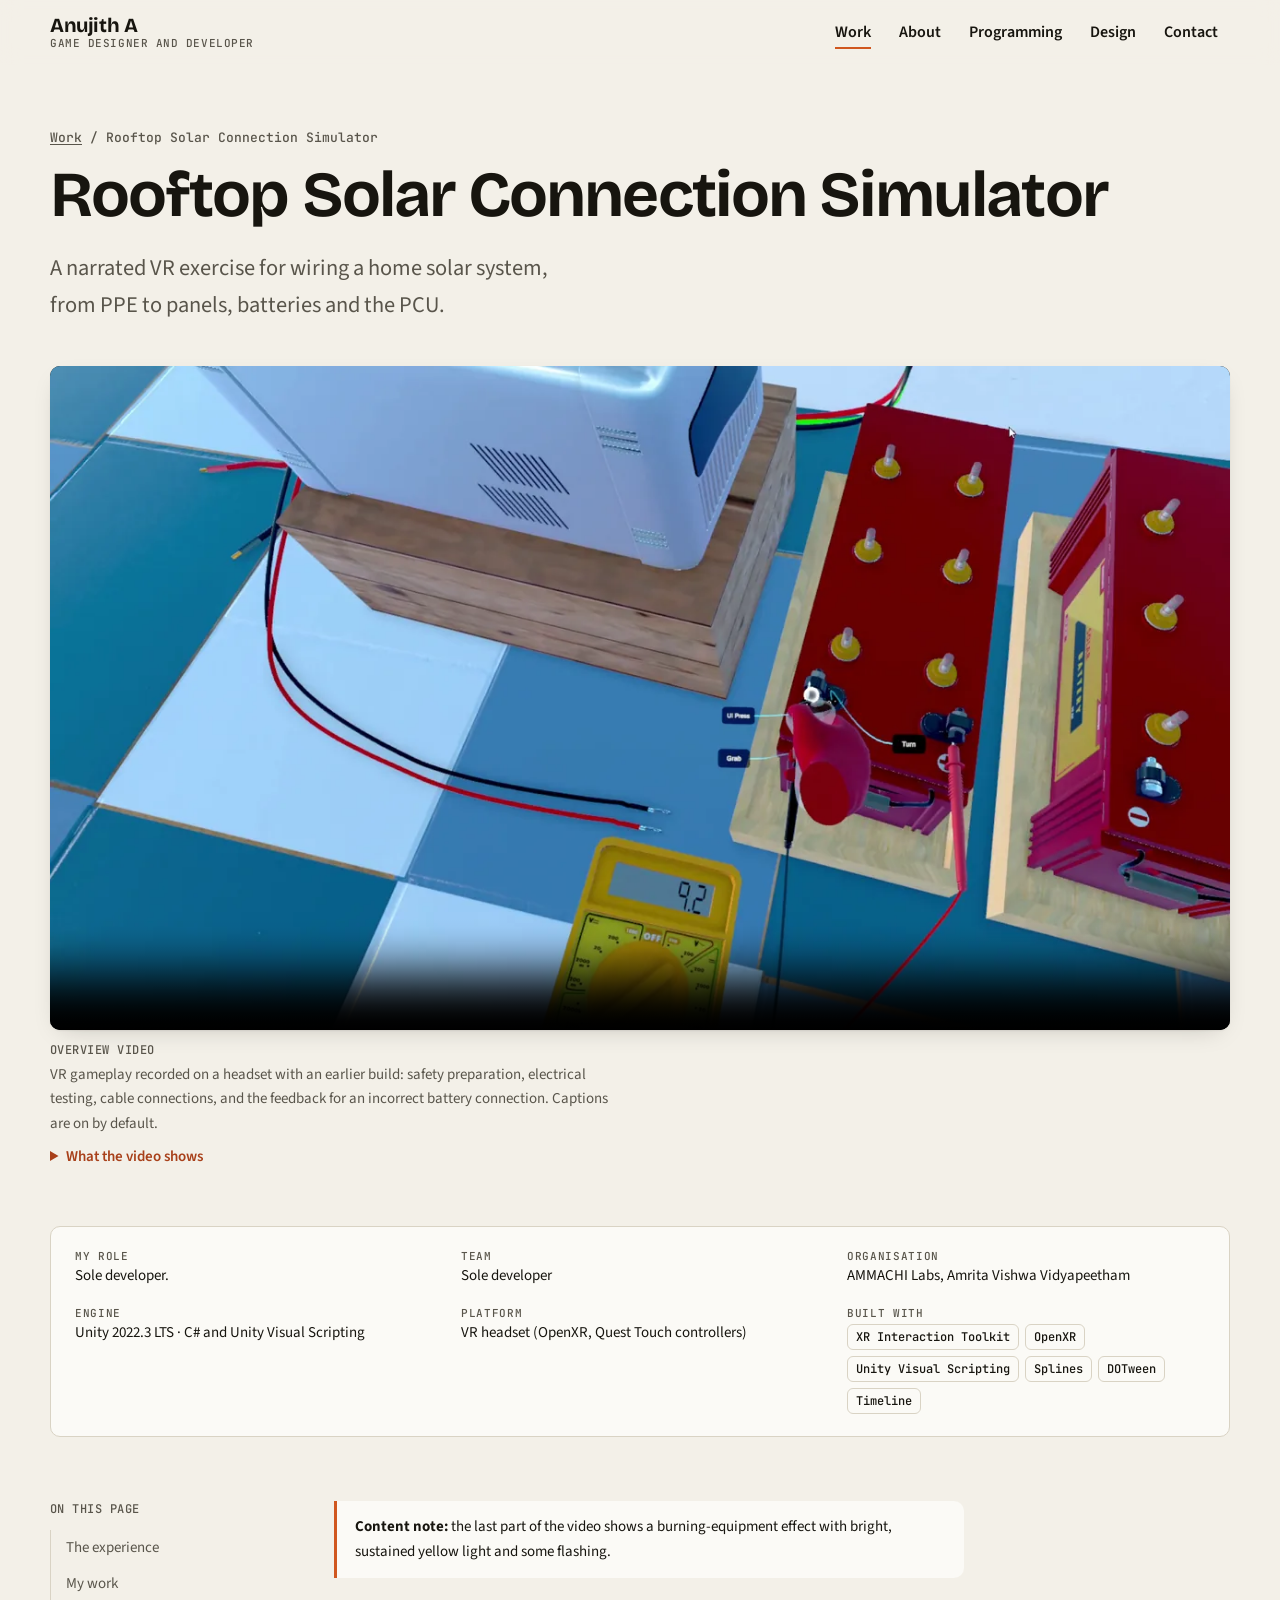
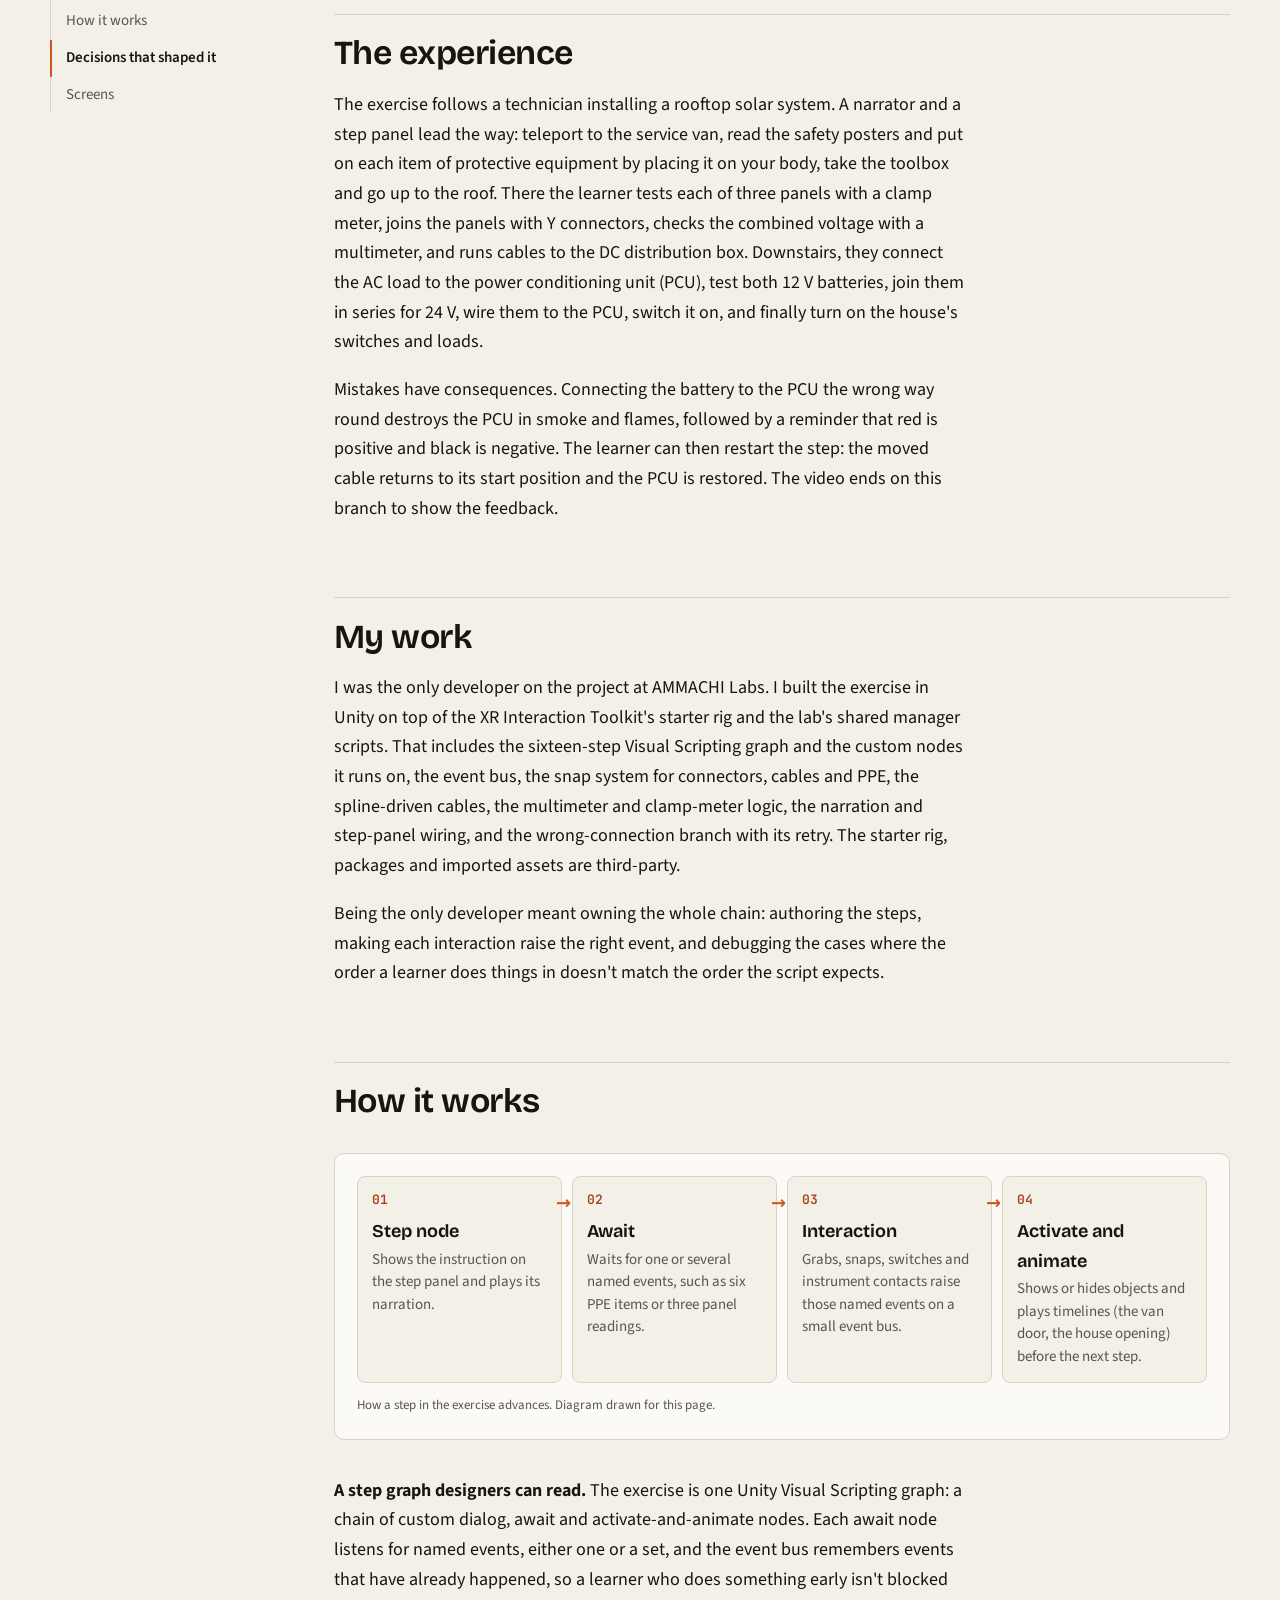
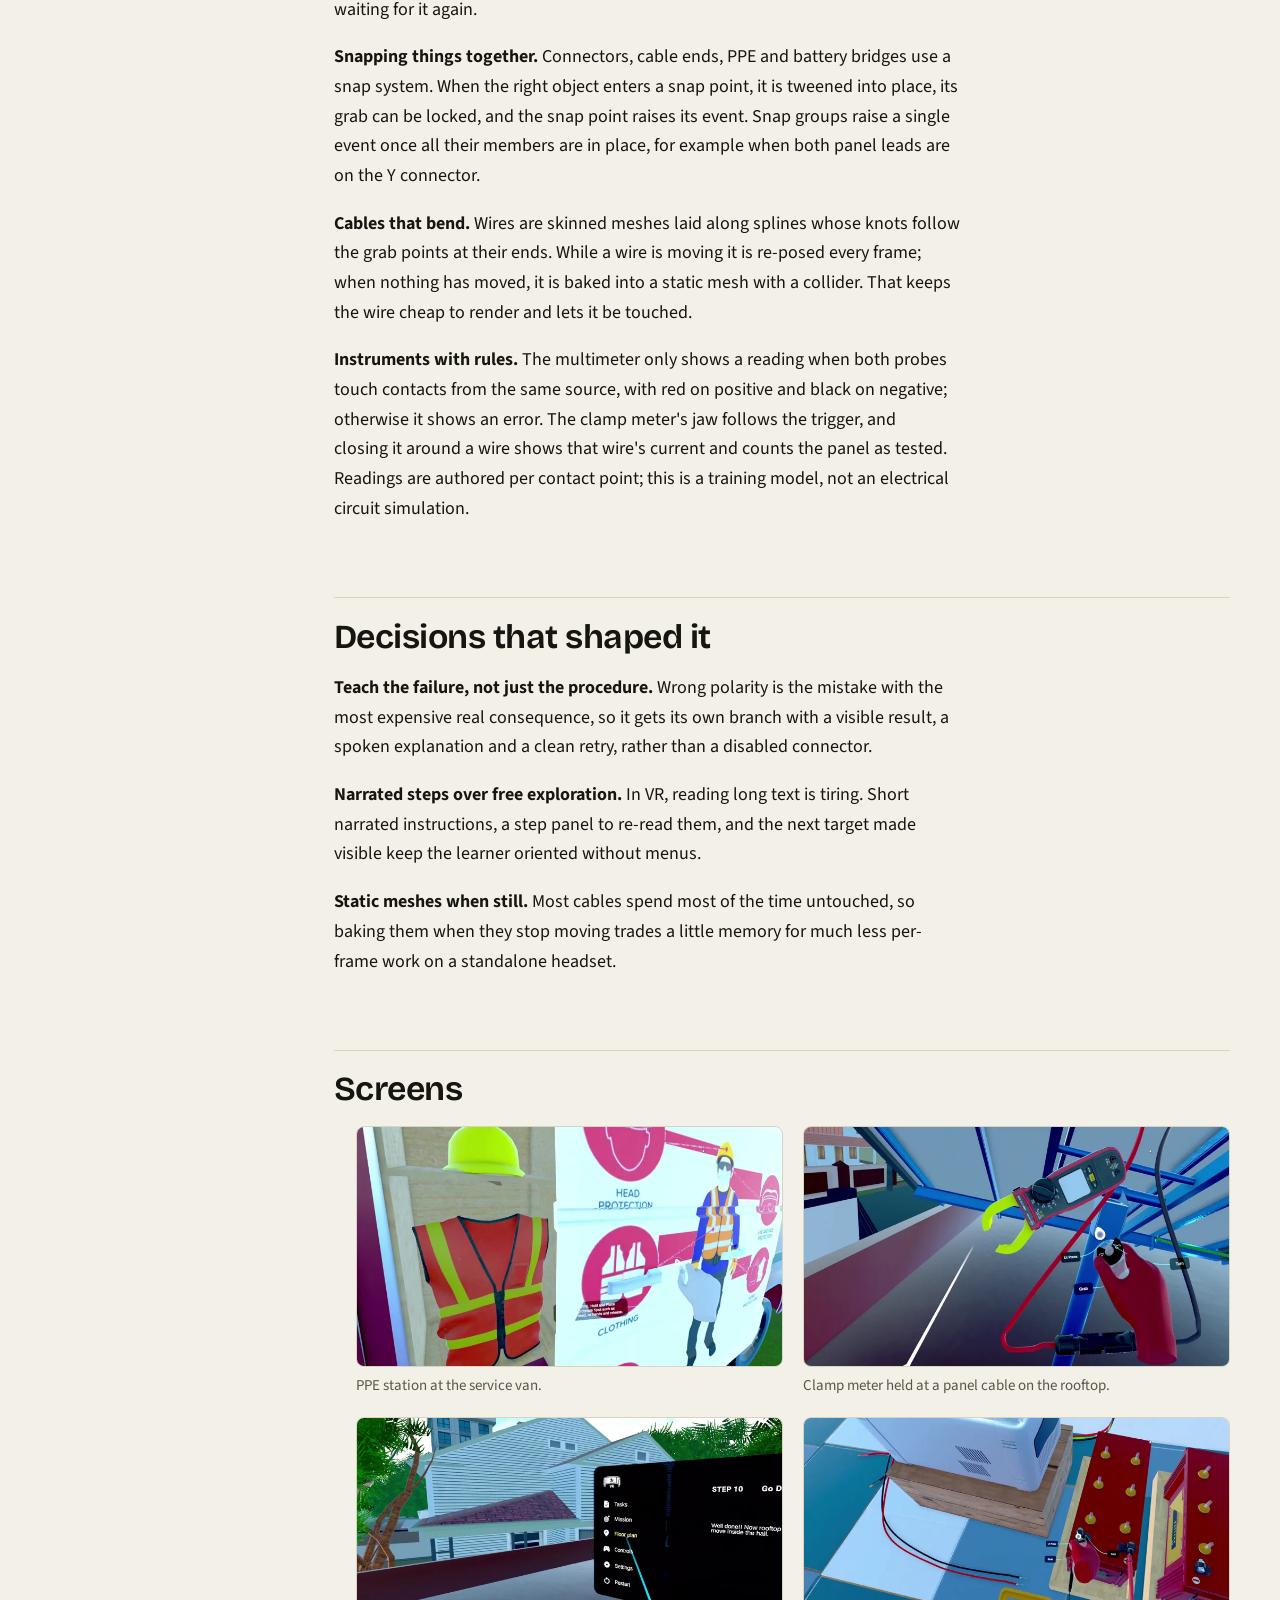
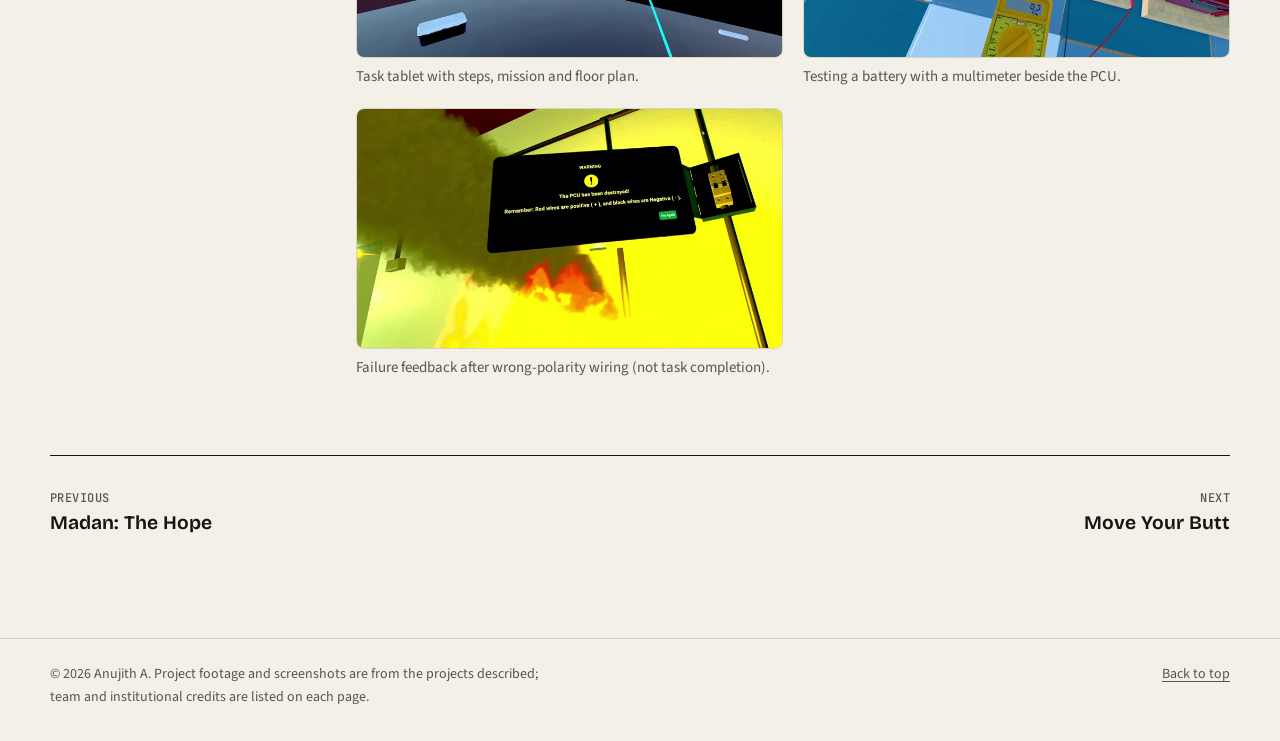
<file: work/solar-vr/index.html>
<!doctype html>
<html lang="en">
<head>
<meta charset="utf-8">
<meta name="viewport" content="width=device-width, initial-scale=1">
<title>Rooftop Solar Connection Simulator · Anujith A</title>
<meta name="description" content="A narrated VR exercise for wiring a home solar system, from PPE to panels, batteries and the PCU.">
<meta property="og:type" content="website">
<meta property="og:site_name" content="Anujith A">
<meta property="og:title" content="Rooftop Solar Connection Simulator · Anujith A">
<meta property="og:description" content="A narrated VR exercise for wiring a home solar system, from PPE to panels, batteries and the PCU.">
<link rel="canonical" href="https://anujith1234.github.io/work/solar-vr/">
<meta property="og:url" content="https://anujith1234.github.io/work/solar-vr/">
<meta property="og:image" content="https://anujith1234.github.io/media/solar-vr/poster-1280.jpg">
<meta property="og:image:width" content="1280">
<meta property="og:image:height" content="720">
<meta name="twitter:card" content="summary_large_image">
<meta name="color-scheme" content="light dark">
<meta name="theme-color" content="#f3f0e8" media="(prefers-color-scheme: light)">
<meta name="theme-color" content="#131210" media="(prefers-color-scheme: dark)">
<link rel="preload" href="../../static/fonts/source-sans-3-latin-wght.woff2" as="font" type="font/woff2" crossorigin>
<link rel="preload" href="../../static/fonts/bricolage-grotesque-latin-wght.woff2" as="font" type="font/woff2" crossorigin>
<link rel="stylesheet" href="../../static/css/site.css">
<link rel="icon" href="../../static/favicon.svg" type="image/svg+xml">
<script>document.documentElement.classList.add('js');</script>
<script src="../../static/js/site.js" defer></script>
</head>
<body class="page-work">
<a class="skip-link" href="#main">Skip to content</a>
<header class="site-header" data-header>
  <div class="wrap header-inner">
    <a class="wordmark" href="../../index.html" aria-label="Anujith A, home">
      <span class="wordmark-name">Anujith A</span>
      <span class="wordmark-role">Game designer and developer</span>
    </a>
    <button class="menu-toggle" type="button" aria-expanded="false" aria-controls="site-nav" data-menu-toggle>
      <span class="menu-toggle-bars" aria-hidden="true"></span><span class="menu-toggle-label">Menu</span>
    </button>
    <nav class="site-nav" id="site-nav" aria-label="Main" data-menu>
      <ul>
        <li><a href="../../index.html#work" aria-current="page">Work</a></li>
        <li><a href="../../index.html#about">About</a></li>
        <li><a href="../../programming/index.html">Programming</a></li>
        <li><a href="../../design/index.html">Design</a></li>
        <li><a href="../../index.html#contact">Contact</a></li>
      </ul>
    </nav>
  </div>
</header>
<main id="main" tabindex="-1">
<article class="case" aria-labelledby="case-title">
  <header class="case-head wrap">
    <p class="crumbs"><a href="../../index.html#work">Work</a> <span aria-hidden="true">/</span> <span>Rooftop Solar Connection Simulator</span></p>
    <h1 id="case-title" class="case-title">Rooftop Solar Connection Simulator</h1>
    <p class="case-tagline">A narrated VR exercise for wiring a home solar system, from PPE to panels, batteries and the PCU.</p>
  </header>

  <div class="wrap case-media">
    <figure class="video-figure">
      <div class="video-frame">
        <video controls playsinline preload="none" poster="../../media/solar-vr/poster-1280.webp"
               width="1920" height="1080" aria-describedby="video-desc"
               style="view-transition-name: cover-solar-vr">
<source src="../../media/video/solar-vr-overview-1080p.mp4" type="video/mp4" media="(min-width: 900px)">          <source src="../../media/video/solar-vr-overview-720p.mp4" type="video/mp4">
          <track kind="captions" srclang="en" label="English captions" src="../../media/solar-vr/overview-captions.vtt" default>
          <p>Your browser can't play this video. The description below explains what it shows.</p>
        </video>
      </div>
      <figcaption>
        <span class="meta">Overview video</span>
        VR gameplay recorded on a headset with an earlier build: safety preparation, electrical testing, cable connections, and the feedback for an incorrect battery connection. Captions are on by default.        <details class="video-desc">
          <summary>What the video shows</summary>
          <p id="video-desc">87-second VR overview with narration: a service van and mission briefing, picking up PPE, testing rooftop panels with a clamp meter, connecting Y connectors, moving downstairs to a PCU and two batteries, multimeter checks and a series loop cable, then a wrong-polarity connection that destroys the virtual PCU with smoke, flames and a warning to repeat the step.</p>
        </details>
      </figcaption>
    </figure>
  </div>

  <div class="wrap">
    <dl class="facts">
      <div><dt>My role</dt><dd>Sole developer.</dd></div>
      <div><dt>Team</dt><dd>Sole developer</dd></div>
      <div><dt>Organisation</dt><dd>AMMACHI Labs, Amrita Vishwa Vidyapeetham</dd></div>
      <div><dt>Engine</dt><dd>Unity 2022.3 LTS · C# and Unity Visual Scripting</dd></div>
      <div><dt>Platform</dt><dd>VR headset (OpenXR, Quest Touch controllers)</dd></div>
      <div><dt>Built with</dt><dd><ul class="tags"><li>XR Interaction Toolkit</li><li>OpenXR</li><li>Unity Visual Scripting</li><li>Splines</li><li>DOTween</li><li>Timeline</li></ul></dd></div>
    </dl>
  </div>

  <div class="wrap">
    <details class="toc-mobile">
      <summary>On this page</summary>
      <ol>
<li><a href="#the-experience">The experience</a></li><li><a href="#my-work">My work</a></li><li><a href="#how-it-works">How it works</a></li><li><a href="#decisions-that-shaped-it">Decisions that shaped it</a></li><li><a href="#gallery">Screens</a></li>      </ol>
    </details>
  </div>

  <div class="wrap case-layout">
    <aside class="case-aside">
      <nav class="toc" aria-label="On this page">
        <p class="meta">On this page</p>
        <ol>
<li><a href="#the-experience">The experience</a></li><li><a href="#my-work">My work</a></li><li><a href="#how-it-works">How it works</a></li><li><a href="#decisions-that-shaped-it">Decisions that shaped it</a></li><li><a href="#gallery">Screens</a></li>        </ol>
      </nav>
    </aside>

    <div class="prose">
      <blockquote>
<p><strong>Content note:</strong> the last part of the video shows a burning-equipment effect with bright, sustained yellow light and some flashing.</p>
</blockquote>
<h2 id="the-experience">The experience</h2>
<p>The exercise follows a technician installing a rooftop solar system. A narrator and a step panel lead the way: teleport to the service van, read the safety posters and put on each item of protective equipment by placing it on your body, take the toolbox and go up to the roof. There the learner tests each of three panels with a clamp meter, joins the panels with Y connectors, checks the combined voltage with a multimeter, and runs cables to the DC distribution box. Downstairs, they connect the AC load to the power conditioning unit (PCU), test both 12 V batteries, join them in series for 24 V, wire them to the PCU, switch it on, and finally turn on the house's switches and loads.</p>
<p>Mistakes have consequences. Connecting the battery to the PCU the wrong way round destroys the PCU in smoke and flames, followed by a reminder that red is positive and black is negative. The learner can then restart the step: the moved cable returns to its start position and the PCU is restored. The video ends on this branch to show the feedback.</p>
<h2 id="my-work">My work</h2>
<p>I was the only developer on the project at AMMACHI Labs. I built the exercise in Unity on top of the XR Interaction Toolkit's starter rig and the lab's shared manager scripts. That includes the sixteen-step Visual Scripting graph and the custom nodes it runs on, the event bus, the snap system for connectors, cables and PPE, the spline-driven cables, the multimeter and clamp-meter logic, the narration and step-panel wiring, and the wrong-connection branch with its retry. The starter rig, packages and imported assets are third-party.</p>
<p>Being the only developer meant owning the whole chain: authoring the steps, making each interaction raise the right event, and debugging the cases where the order a learner does things in doesn't match the order the script expects.</p>
<h2 id="how-it-works">How it works</h2>
<figure class="diagram">
<ol class="flow">
<li><strong>Step node</strong><span>Shows the instruction on the step panel and plays its narration.</span></li>
<li><strong>Await</strong><span>Waits for one or several named events, such as six PPE items or three panel readings.</span></li>
<li><strong>Interaction</strong><span>Grabs, snaps, switches and instrument contacts raise those named events on a small event bus.</span></li>
<li><strong>Activate and animate</strong><span>Shows or hides objects and plays timelines (the van door, the house opening) before the next step.</span></li>
</ol>
<figcaption>How a step in the exercise advances. Diagram drawn for this page.</figcaption>
</figure>

<p><strong>A step graph designers can read.</strong> The exercise is one Unity Visual Scripting graph: a chain of custom dialog, await and activate-and-animate nodes. Each await node listens for named events, either one or a set, and the event bus remembers events that have already happened, so a learner who does something early isn't blocked waiting for it again.</p>
<p><strong>Snapping things together.</strong> Connectors, cable ends, PPE and battery bridges use a snap system. When the right object enters a snap point, it is tweened into place, its grab can be locked, and the snap point raises its event. Snap groups raise a single event once all their members are in place, for example when both panel leads are on the Y connector.</p>
<p><strong>Cables that bend.</strong> Wires are skinned meshes laid along splines whose knots follow the grab points at their ends. While a wire is moving it is re-posed every frame; when nothing has moved, it is baked into a static mesh with a collider. That keeps the wire cheap to render and lets it be touched.</p>
<p><strong>Instruments with rules.</strong> The multimeter only shows a reading when both probes touch contacts from the same source, with red on positive and black on negative; otherwise it shows an error. The clamp meter's jaw follows the trigger, and closing it around a wire shows that wire's current and counts the panel as tested. Readings are authored per contact point; this is a training model, not an electrical circuit simulation.</p>
<h2 id="decisions-that-shaped-it">Decisions that shaped it</h2>
<p><strong>Teach the failure, not just the procedure.</strong> Wrong polarity is the mistake with the most expensive real consequence, so it gets its own branch with a visible result, a spoken explanation and a clean retry, rather than a disabled connector.</p>
<p><strong>Narrated steps over free exploration.</strong> In VR, reading long text is tiring. Short narrated instructions, a step panel to re-read them, and the next target made visible keep the learner oriented without menus.</p>
<p><strong>Static meshes when still.</strong> Most cables spend most of the time untouched, so baking them when they stop moving trades a little memory for much less per-frame work on a standalone headset.</p>
<div id="next-steps"></div>

      <section class="gallery" aria-labelledby="gallery">
        <h2 id="gallery">Screens</h2>
        <ul class="gallery-grid">
          <li>
            <figure>
              <a class="gallery-link" href="../../media/solar-vr/still-01-ppe-1600.webp" data-lightbox data-caption="PPE station at the service van." data-alt="VR view of a high-visibility vest and hard hat on shelves next to a head-protection and clothing safety poster.">
                <img src="../../media/solar-vr/still-01-ppe-800.webp"
     srcset="../../media/solar-vr/still-01-ppe-800.webp 800w, ../../media/solar-vr/still-01-ppe-1600.webp 1600w"
     sizes="(min-width: 1100px) 360px, (min-width: 700px) 45vw, 100vw" width="1600" height="900" alt="VR view of a high-visibility vest and hard hat on shelves next to a head-protection and clothing safety poster."
loading="lazy" decoding="async">
              </a>
              <figcaption>PPE station at the service van.</figcaption>
            </figure>
          </li>
          <li>
            <figure>
              <a class="gallery-link" href="../../media/solar-vr/still-02-clamp-meter-1600.webp" data-lightbox data-caption="Clamp meter held at a panel cable on the rooftop." data-alt="Gloved VR hand holding a clamp meter near red and black solar cables under a blue panel frame.">
                <img src="../../media/solar-vr/still-02-clamp-meter-800.webp"
     srcset="../../media/solar-vr/still-02-clamp-meter-800.webp 800w, ../../media/solar-vr/still-02-clamp-meter-1600.webp 1600w"
     sizes="(min-width: 1100px) 360px, (min-width: 700px) 45vw, 100vw" width="1600" height="900" alt="Gloved VR hand holding a clamp meter near red and black solar cables under a blue panel frame."
loading="lazy" decoding="async">
              </a>
              <figcaption>Clamp meter held at a panel cable on the rooftop.</figcaption>
            </figure>
          </li>
          <li>
            <figure>
              <a class="gallery-link" href="../../media/solar-vr/still-03-task-tablet-1600.webp" data-lightbox data-caption="Task tablet with steps, mission and floor plan." data-alt="Floating VR tablet listing Tasks, Mission, Floor plan, Controls, Settings and Restart, showing step 10 and a &#39;Well done&#39; message.">
                <img src="../../media/solar-vr/still-03-task-tablet-800.webp"
     srcset="../../media/solar-vr/still-03-task-tablet-800.webp 800w, ../../media/solar-vr/still-03-task-tablet-1600.webp 1600w"
     sizes="(min-width: 1100px) 360px, (min-width: 700px) 45vw, 100vw" width="1600" height="900" alt="Floating VR tablet listing Tasks, Mission, Floor plan, Controls, Settings and Restart, showing step 10 and a &#39;Well done&#39; message."
loading="lazy" decoding="async">
              </a>
              <figcaption>Task tablet with steps, mission and floor plan.</figcaption>
            </figure>
          </li>
          <li>
            <figure>
              <a class="gallery-link" href="../../media/solar-vr/still-04-battery-test-1600.webp" data-lightbox data-caption="Testing a battery with a multimeter beside the PCU." data-alt="Top-down VR view of two red batteries next to a white PCU, with a gloved hand placing multimeter probes on a battery terminal.">
                <img src="../../media/solar-vr/still-04-battery-test-800.webp"
     srcset="../../media/solar-vr/still-04-battery-test-800.webp 800w, ../../media/solar-vr/still-04-battery-test-1600.webp 1600w"
     sizes="(min-width: 1100px) 360px, (min-width: 700px) 45vw, 100vw" width="1600" height="900" alt="Top-down VR view of two red batteries next to a white PCU, with a gloved hand placing multimeter probes on a battery terminal."
loading="lazy" decoding="async">
              </a>
              <figcaption>Testing a battery with a multimeter beside the PCU.</figcaption>
            </figure>
          </li>
          <li>
            <figure>
              <a class="gallery-link" href="../../media/solar-vr/still-05-wrong-polarity-warning-1600.webp" data-lightbox data-caption="Failure feedback after wrong-polarity wiring (not task completion)." data-alt="Smoke and flames over a yellow-tinted scene with a warning panel: &#39;The PCU has been destroyed! Remember: red wires are positive and black wires are negative.&#39;">
                <img src="../../media/solar-vr/still-05-wrong-polarity-warning-800.webp"
     srcset="../../media/solar-vr/still-05-wrong-polarity-warning-800.webp 800w, ../../media/solar-vr/still-05-wrong-polarity-warning-1600.webp 1600w"
     sizes="(min-width: 1100px) 360px, (min-width: 700px) 45vw, 100vw" width="1600" height="900" alt="Smoke and flames over a yellow-tinted scene with a warning panel: &#39;The PCU has been destroyed! Remember: red wires are positive and black wires are negative.&#39;"
loading="lazy" decoding="async">
              </a>
              <figcaption>Failure feedback after wrong-polarity wiring (not task completion).</figcaption>
            </figure>
          </li>
        </ul>
      </section>
    </div>
  </div>

  <nav class="wrap pager" aria-label="More projects">
<a class="pager-link" href="../../work/madan-the-hope/index.html"><span class="meta">Previous</span>Madan: The Hope</a>    <a class="pager-link pager-link--next" href="../../work/move-your-butt/index.html"><span class="meta">Next</span>Move Your Butt</a>
  </nav>
</article>

<dialog class="lightbox" data-lightbox-dialog aria-label="Enlarged screenshot">
  <form method="dialog"><button class="lightbox-close" type="submit" aria-label="Close">Close</button></form>
  <figure><figcaption></figcaption></figure>
</dialog>
</main>
<footer class="site-footer">
  <div class="wrap footer-inner">
    <p>© 2026 Anujith A. Project footage and screenshots are from the projects described; team and institutional credits are listed on each page.</p>
    <p><a href="#main" class="to-top">Back to top</a></p>
  </div>
</footer>
</body>
</html>
</file>
<file: static/css/site.css>
/* Portfolio stylesheet. Fonts: Bricolage Grotesque, Source Sans 3, JetBrains Mono (SIL OFL 1.1, see static/fonts). */

@font-face { font-family: "Bricolage Grotesque"; src: url("../fonts/bricolage-grotesque-latin-wght.woff2") format("woff2"); font-weight: 200 800; font-display: swap; }
@font-face { font-family: "Source Sans 3"; src: url("../fonts/source-sans-3-latin-wght.woff2") format("woff2"); font-weight: 200 900; font-style: normal; font-display: swap; }
@font-face { font-family: "Source Sans 3"; src: url("../fonts/source-sans-3-latin-wght-italic.woff2") format("woff2"); font-weight: 200 900; font-style: italic; font-display: swap; }
@font-face { font-family: "JetBrains Mono"; src: url("../fonts/jetbrains-mono-latin-wght.woff2") format("woff2"); font-weight: 100 800; font-display: swap; }

:root {
  --paper: #f3f0e8;
  --surface: #fbfaf6;
  --ink: #17150f;
  --muted: #59554b;
  --line: #d9d3c4;
  --accent: #a8401a;          /* text-safe on paper */
  --accent-bright: #d0571f;   /* marks and rules */
  --focus: #1a5fd0;
  --shadow: 0 1px 2px rgb(23 21 15 / .06), 0 8px 24px -12px rgb(23 21 15 / .25);
  --shadow-lift: 0 2px 4px rgb(23 21 15 / .08), 0 18px 40px -16px rgb(23 21 15 / .35);
  --radius: 10px;
  --font-display: "Bricolage Grotesque", "Segoe UI", system-ui, sans-serif;
  --font-body: "Source Sans 3", "Segoe UI", system-ui, sans-serif;
  --font-mono: "JetBrains Mono", ui-monospace, "Cascadia Mono", Consolas, monospace;
  --wrap: 1180px;
  --gutter: clamp(16px, 4vw, 40px);
  --ease: cubic-bezier(.2, .7, .2, 1);
  color-scheme: light dark;
}
@media (prefers-color-scheme: dark) {
  :root {
    --paper: #131210; --surface: #1c1b18; --ink: #ece8df; --muted: #aaa597; --line: #34322c;
    --accent: #f0935f; --accent-bright: #f0935f; --focus: #7fb0ff;
    --shadow: 0 1px 2px rgb(0 0 0 / .4), 0 8px 24px -12px rgb(0 0 0 / .6);
    --shadow-lift: 0 2px 4px rgb(0 0 0 / .45), 0 18px 40px -16px rgb(0 0 0 / .75);
  }
}

*, *::before, *::after { box-sizing: border-box; }
html { -webkit-text-size-adjust: 100%; text-size-adjust: 100%; }
body {
  margin: 0; background: var(--paper); color: var(--ink);
  font: 400 1.0625rem/1.65 var(--font-body);
  font-kerning: normal; text-rendering: optimizeLegibility;
}
@media (min-width: 900px) { body { font-size: 1.125rem; } }
img, video { display: block; max-width: 100%; height: auto; }
a { color: var(--accent); text-decoration-thickness: 1px; text-underline-offset: .18em; }
a:hover { text-decoration-thickness: 2px; }
:focus-visible { outline: 3px solid var(--focus); outline-offset: 3px; border-radius: 4px; }
h1, h2, h3 { hyphens: auto; overflow-wrap: break-word; font-family: var(--font-display); line-height: 1.12; letter-spacing: -.015em; font-weight: 650; margin: 0 0 .5em; text-wrap: balance; }
p { margin: 0 0 1em; text-wrap: pretty; }
.wrap { width: min(100% - 2 * var(--gutter), var(--wrap)); margin-inline: auto; }
.meta { font: 500 .75rem/1.4 var(--font-mono); letter-spacing: .04em; text-transform: uppercase; color: var(--muted); }
.eyebrow { font: 500 .8125rem/1.4 var(--font-mono); letter-spacing: .06em; text-transform: uppercase; color: var(--accent); margin-bottom: 1rem; }
.visually-hidden { position: absolute !important; width: 1px; height: 1px; overflow: hidden; clip: rect(0 0 0 0); white-space: nowrap; }
.skip-link { position: absolute; left: 12px; top: -60px; z-index: 50; padding: 10px 14px; background: var(--ink); color: var(--paper); border-radius: 6px; }
.skip-link:focus { top: 12px; }
main:focus { outline: none; }

/* ---------- Header and navigation ---------- */
.site-header { position: sticky; top: 0; z-index: 20; background: color-mix(in srgb, var(--paper) 88%, transparent); backdrop-filter: blur(10px); border-bottom: 1px solid transparent; transition: border-color .2s; }
.site-header.is-scrolled { border-bottom-color: var(--line); }
.header-inner { display: flex; align-items: center; justify-content: space-between; gap: 16px; min-height: 64px; }
.wordmark { display: flex; flex-direction: column; color: var(--ink); text-decoration: none; line-height: 1.1; padding: 6px 0; }
.wordmark-name { font: 700 1.25rem/1.1 var(--font-display); letter-spacing: -.02em; }
.wordmark-role { font: 500 .6875rem/1.3 var(--font-mono); letter-spacing: .05em; text-transform: uppercase; color: var(--muted); }
.site-nav ul { list-style: none; margin: 0; padding: 0; display: flex; gap: 4px; flex-wrap: wrap; }
.site-nav a { display: block; padding: 10px 12px; border-radius: 8px; color: var(--ink); text-decoration: none; font-weight: 600; font-size: 1rem; position: relative; }
.site-nav a::after { content: ""; position: absolute; left: 12px; right: 12px; bottom: 6px; height: 2px; background: var(--accent-bright); transform: scaleX(0); transform-origin: left; transition: transform .25s var(--ease); }
.site-nav a:hover::after, .site-nav a[aria-current="page"]::after { transform: scaleX(1); }
.menu-toggle { display: none; }

@media (max-width: 760px) {
  .nav-ready .menu-toggle {
    display: inline-flex; align-items: center; gap: 10px; min-height: 44px; padding: 0 14px;
    border: 1px solid var(--line); border-radius: 999px; background: var(--surface); color: var(--ink);
    font: 600 .9375rem var(--font-body); cursor: pointer;
  }
  .menu-toggle-bars, .menu-toggle-bars::before, .menu-toggle-bars::after { display: block; width: 16px; height: 2px; background: currentColor; border-radius: 2px; transition: transform .25s var(--ease), opacity .2s; }
  .menu-toggle-bars { position: relative; }
  .menu-toggle-bars::before, .menu-toggle-bars::after { content: ""; position: absolute; left: 0; }
  .menu-toggle-bars::before { top: -5px; } .menu-toggle-bars::after { top: 5px; }
  .menu-toggle[aria-expanded="true"] .menu-toggle-bars { background: transparent; }
  .menu-toggle[aria-expanded="true"] .menu-toggle-bars::before { transform: translateY(5px) rotate(45deg); }
  .menu-toggle[aria-expanded="true"] .menu-toggle-bars::after { transform: translateY(-5px) rotate(-45deg); }
  .header-inner { flex-wrap: wrap; }
  .nav-ready .site-nav { flex-basis: 100%; display: grid; grid-template-rows: 0fr; transition: grid-template-rows .3s var(--ease); }
  .nav-ready .site-nav > ul { overflow: hidden; flex-direction: column; flex-wrap: nowrap; gap: 0; min-height: 0; }
  .nav-ready .site-nav.is-open { grid-template-rows: 1fr; }
  .nav-ready .site-nav.is-open > ul { padding-bottom: 12px; }
  .nav-ready .site-nav a { padding: 12px 4px; border-bottom: 1px solid var(--line); border-radius: 0; font-size: 1.0625rem; }
  .nav-ready .site-nav a::after { display: none; }
  .nav-ready .site-nav:not(.is-open) a { visibility: hidden; transition: visibility 0s .3s; }
  .nav-ready .site-nav.is-open a { visibility: visible; }
  .site-nav a[aria-current="page"] { color: var(--accent); }
}

/* ---------- Buttons ---------- */
.button { display: inline-flex; align-items: center; min-height: 46px; padding: 0 20px; border-radius: 999px; background: var(--ink); color: var(--paper); font-weight: 650; text-decoration: none; border: 1px solid var(--ink); transition: transform .2s var(--ease), background-color .2s, color .2s; }
.button:hover { transform: translateY(-1px); text-decoration: none; }
.button--quiet { background: transparent; color: var(--ink); border-color: var(--line); }
.button--quiet:hover { border-color: var(--ink); }

/* ---------- Home ---------- */
.hero { padding-block: clamp(32px, 6vw, 80px) clamp(32px, 5vw, 64px); display: grid; grid-template-columns: minmax(0, 1fr); gap: clamp(32px, 5vw, 64px); }
@media (min-width: 1100px) {
  .hero { grid-template-columns: minmax(0, 1.05fr) minmax(0, .95fr); align-items: center; }
  .hero .hero-title { font-size: clamp(3rem, 3.2vw + .8rem, 3.9rem); max-width: 15ch; }
}
.hero-reel { list-style: none; margin: 0; padding: 0; display: grid; grid-template-columns: 1fr 1fr; gap: 12px; }
.hero-shot--1 { grid-column: 1 / -1; }
.hero-shot a { position: relative; display: block; border-radius: 8px; overflow: hidden; background: #000; color: #fff; text-decoration: none; box-shadow: var(--shadow); }
.hero-shot img { width: 100%; aspect-ratio: 16 / 9; object-fit: cover; transition: transform .6s var(--ease); }
.hero-shot a:hover img { transform: scale(1.035); }
.hero-shot-label { position: absolute; left: 0; right: 0; bottom: 0; display: grid; gap: 2px; padding: 26px 12px 10px; font-size: .875rem; line-height: 1.3; background: linear-gradient(transparent, rgb(0 0 0 / .82)); }
.hero-shot-label .meta { color: rgb(255 255 255 / .78); font-size: .625rem; }
.hero-shot:not(.hero-shot--1) .hero-shot-label { font-size: .8125rem; }
@media (max-width: 520px) { .hero-shot:not(.hero-shot--1) .hero-shot-label { display: none; } }
.hero-title { font-size: clamp(2.2rem, 5.2vw + .5rem, 4.4rem); max-width: 17ch; font-weight: 680; letter-spacing: -.03em; margin-bottom: .45em; }
.hero-title--small { font-size: clamp(2rem, 3.6vw + .6rem, 3.4rem); max-width: 20ch; }
.hero-text { max-width: 60ch; color: var(--muted); font-size: 1.125em; }
.hero-text p:first-child { color: var(--ink); }
.focus-list { list-style: none; padding: 0; margin: 1.75rem 0 2rem; display: flex; flex-wrap: wrap; gap: 8px; }
.focus-list li, .tags li { font: 500 .8125rem/1 var(--font-mono); padding: 8px 10px; border: 1px solid var(--line); border-radius: 6px; background: var(--surface); }
.hero-actions { display: flex; flex-wrap: wrap; gap: 10px; }

.section-head { display: flex; flex-wrap: wrap; align-items: baseline; justify-content: space-between; gap: 8px 24px; border-top: 1px solid var(--ink); padding-top: 18px; margin-bottom: 28px; }
.section-head h2 { font-size: clamp(1.6rem, 2vw + 1rem, 2.2rem); margin: 0; }
.section-head p { margin: 0; color: var(--muted); max-width: 46ch; }
.work { padding-bottom: clamp(40px, 6vw, 80px); }
.subhead { font: 500 .8125rem/1.4 var(--font-mono); letter-spacing: .06em; text-transform: uppercase; color: var(--muted); margin: 48px 0 18px; }

.card-grid { display: grid; gap: clamp(20px, 3vw, 32px); }
@media (min-width: 700px) {
  .card-grid--featured, .card-grid--more { grid-template-columns: 1fr 1fr; }
  .card--lead { grid-column: 1 / -1; }
}
.card { position: relative; display: flex; flex-direction: column; background: var(--surface); border: 1px solid var(--line); border-radius: var(--radius); overflow: hidden; box-shadow: var(--shadow); transition: transform .35s var(--ease), box-shadow .35s var(--ease), border-color .2s; }
.card-media { overflow: hidden; aspect-ratio: 16 / 9; background: #000; }
.card-media img { width: 100%; height: 100%; object-fit: cover; transition: transform .6s var(--ease); }
.card-body { padding: 20px 22px 22px; display: flex; flex-direction: column; flex: 1; }
.card-title { font-size: 1.5rem; margin: .35em 0 .4em; }
.card-link { color: var(--ink); text-decoration: none; }
.card-link::after { content: ""; position: absolute; inset: 0; z-index: 1; border-radius: var(--radius); }
.card-link:focus-visible { outline: none; }
.card:has(.card-link:focus-visible) { outline: 3px solid var(--focus); outline-offset: 3px; }
.card-text { color: var(--muted); margin-bottom: 1.1em; }
.card-cta { margin: auto 0 0; font-weight: 650; color: var(--accent); }
.arrow { display: inline-block; transition: transform .25s var(--ease); }
.card:hover { transform: translateY(-3px); box-shadow: var(--shadow-lift); border-color: color-mix(in srgb, var(--accent-bright) 45%, var(--line)); }
.card:hover .card-media img { transform: scale(1.035); }
.card:hover .arrow, .lens:hover .arrow, .route-item:hover .arrow { transform: translateX(4px); }
@media (min-width: 1000px) {
  .card--lead { flex-direction: row; }
  .card--lead .card-media { flex: 0 0 62%; aspect-ratio: 16 / 9; }
  .card--lead .card-body { padding: 32px 34px; justify-content: center; }
  .card--lead .card-title { font-size: 2.1rem; }
}
.card--compact .card-title { font-size: 1.3rem; }

.lenses { display: grid; grid-template-columns: minmax(0, 1fr); gap: 20px; padding-bottom: clamp(48px, 7vw, 96px); }
@media (min-width: 760px) { .lenses { grid-template-columns: 1fr 1fr; } }
.lens { position: relative; display: grid; grid-template-columns: minmax(0, 1fr); gap: 8px; padding: 26px 26px 28px; border-radius: var(--radius); border: 1px solid var(--line); color: var(--ink); text-decoration: none; background: linear-gradient(var(--surface), var(--surface)); transition: border-color .2s, transform .35s var(--ease); }
.lens:hover { border-color: var(--ink); transform: translateY(-2px); text-decoration: none; }
.lens-title { font: 650 1.45rem/1.15 var(--font-display); letter-spacing: -.015em; overflow-wrap: break-word; hyphens: auto; padding-right: 28px; }
.lens-text { color: var(--muted); max-width: 44ch; }
.lens .arrow { position: absolute; right: 24px; top: 24px; font-size: 1.4rem; color: var(--accent); }

.contact { border-top: 1px solid var(--ink); padding-block: 24px clamp(56px, 8vw, 104px); }
.contact h2 { font-size: clamp(1.6rem, 2vw + 1rem, 2.2rem); }
.contact > p { max-width: 56ch; color: var(--muted); }
.contact-list { list-style: none; padding: 0; margin: 20px 0 0; display: flex; flex-wrap: wrap; gap: 12px; }
.contact-list a { display: inline-flex; align-items: baseline; gap: 12px; min-height: 48px; padding: 12px 18px; border: 1px solid var(--line); border-radius: var(--radius); background: var(--surface); color: var(--ink); font-weight: 650; text-decoration: none; transition: border-color .2s; }
.contact-list a:hover { border-color: var(--ink); }
.contact-list a { flex-wrap: wrap; row-gap: 2px; max-width: 100%; }
.contact-list .meta { text-transform: none; letter-spacing: 0; overflow-wrap: anywhere; }

/* ---------- About ---------- */
.about { padding-bottom: clamp(48px, 7vw, 96px); }
.about-grid { display: grid; grid-template-columns: minmax(0, 1fr); gap: clamp(28px, 4vw, 64px); }
@media (min-width: 900px) { .about-grid { grid-template-columns: minmax(0, 1fr) minmax(0, 1fr); } }
.about-text p { max-width: 58ch; }
.about-text p:first-child { font-size: 1.125em; }
.subhead--flush { margin-top: 0; }
.timeline { list-style: none; margin: 0; padding: 0; border-left: 2px solid var(--line); }
.timeline li { position: relative; padding: 0 0 22px 22px; margin: 0; }
.timeline li::before { content: ""; position: absolute; left: -7px; top: 4px; width: 12px; height: 12px; border-radius: 50%; background: var(--paper); border: 2px solid var(--accent-bright); }
.timeline p { margin: 0; overflow-wrap: break-word; hyphens: auto; }
.timeline-role { font: 650 1.15rem/1.3 var(--font-display); margin-top: 4px !important; }
.timeline-org { color: var(--muted); font-size: .9375rem; }
.timeline-text { margin-top: 6px !important; font-size: .9375rem; max-width: 56ch; }
.button-note { margin-left: 8px; font: 500 .6875rem var(--font-mono); letter-spacing: .05em; color: var(--muted); }

/* ---------- Case study ---------- */
.case-head { padding-block: clamp(28px, 5vw, 64px) 20px; }
.crumbs { font: 500 .8125rem var(--font-mono); color: var(--muted); }
.crumbs a { color: var(--muted); }
.case-title { font-size: clamp(2.2rem, 4.5vw + .5rem, 4rem); letter-spacing: -.03em; font-weight: 680; margin-bottom: .3em; }
.case-tagline { font-size: clamp(1.15rem, .6vw + 1rem, 1.4rem); max-width: 48ch; color: var(--muted); }
.case-media { margin-bottom: clamp(32px, 5vw, 56px); }
.video-figure { margin: 0; }
.video-frame { border-radius: var(--radius); overflow: hidden; background: #000; box-shadow: var(--shadow); aspect-ratio: 16 / 9; }
.video-frame video, .video-frame img { width: 100%; height: 100%; object-fit: contain; background: #000; }
.video-figure figcaption { margin-top: 12px; color: var(--muted); font-size: .9375rem; max-width: 80ch; }
.video-figure figcaption .meta { display: block; margin-bottom: 4px; }
.video-desc { margin-top: 8px; }
.video-desc summary { cursor: pointer; color: var(--accent); font-weight: 600; width: fit-content; }
.video-desc p { margin: 8px 0 0; }
.video-frame { position: relative; }
.video-unavailable { position: absolute; inset: 0; display: grid; place-content: center; gap: 6px; padding: 24px; text-align: center; color: #fff; background: rgb(10 10 8 / .72); }
.video-unavailable strong { font: 650 1.15rem var(--font-display); }
.video-unavailable span { font-size: .9375rem; max-width: 44ch; }
.video-unavailable-actions { display: flex; flex-wrap: wrap; justify-content: center; align-items: center; gap: 10px 18px; margin-top: 8px; }
.video-retry { font: 600 .9375rem var(--font-body); min-height: 44px; padding: 10px 18px; border: 0; border-radius: var(--radius); background: #fff; color: #131210; cursor: pointer; }
.video-retry:focus-visible, .video-direct:focus-visible { outline: 2px solid #fff; outline-offset: 3px; }
.video-direct { color: #fff; font-weight: 600; min-height: 44px; display: inline-flex; align-items: center; }
video::cue { font-family: var(--font-body); font-size: 1.05em; background: rgb(0 0 0 / .78); color: #fff; }

.case-layout { display: grid; gap: clamp(28px, 4vw, 56px); padding-bottom: clamp(40px, 6vw, 80px); }
@media (min-width: 1000px) {
  .case-layout { grid-template-columns: 220px minmax(0, 1fr); align-items: start; gap: 64px; }
  .case-aside { position: sticky; top: 88px; }
}
@media (max-width: 999px) { .case-aside { display: none; } }
.facts { margin: 0 0 clamp(36px, 5vw, 64px); display: grid; gap: 18px 28px; padding: 22px 24px; border: 1px solid var(--line); border-radius: var(--radius); background: var(--surface); }
@media (min-width: 640px) { .facts { grid-template-columns: 1fr 1fr; } }
@media (min-width: 1000px) { .facts { grid-template-columns: repeat(3, 1fr); } }
.facts dt { font: 500 .6875rem/1.3 var(--font-mono); letter-spacing: .06em; text-transform: uppercase; color: var(--muted); margin-bottom: 2px; }
.facts dd { margin: 0; font-size: .9375rem; line-height: 1.5; overflow-wrap: anywhere; }
.tags { list-style: none; padding: 0; margin: 4px 0 0; display: flex; flex-wrap: wrap; gap: 6px; }
.tags li { font-size: .75rem; padding: 6px 8px; }
.toc { margin: 0; }
.toc-mobile { margin: -24px 0 clamp(28px, 5vw, 40px); border: 1px solid var(--line); border-radius: var(--radius); background: var(--surface); }
.toc-mobile summary { cursor: pointer; padding: 14px 18px; min-height: 48px; font-weight: 650; display: flex; align-items: center; justify-content: space-between; list-style: none; }
.toc-mobile summary::-webkit-details-marker { display: none; }
.toc-mobile summary::after { content: "+"; font: 600 1.2rem var(--font-mono); color: var(--accent); }
.toc-mobile[open] summary::after { content: "–"; }
.toc-mobile ol { list-style: none; margin: 0; padding: 0 8px 10px; }
.toc-mobile a { display: block; padding: 10px 10px; min-height: 44px; color: var(--ink); text-decoration: none; border-top: 1px solid var(--line); }
@media (min-width: 1000px) { .toc-mobile { display: none; } }
:target { scroll-margin-top: 90px; }
.toc ol { list-style: none; padding: 0; margin: 8px 0 0; border-left: 1px solid var(--line); }
.toc a { display: block; padding: 6px 0 6px 14px; margin-left: -1px; border-left: 2px solid transparent; color: var(--muted); text-decoration: none; font-size: .9375rem; transition: color .2s, border-color .2s; }
.toc a:hover { color: var(--ink); }
.toc a.is-active { color: var(--ink); border-left-color: var(--accent-bright); font-weight: 600; }

.prose { min-width: 0; }
.prose > :not(.diagram):not(.gallery) { max-width: 70ch; }
.prose h2 { font-size: clamp(1.55rem, 1.4vw + 1rem, 2.1rem); margin-top: 2.2em; padding-top: .6em; border-top: 1px solid var(--line); scroll-margin-top: 90px; }
.prose > h2:first-child, .prose > blockquote + h2 { margin-top: 0; }
.prose p, .prose li { color: var(--ink); }
.prose strong { font-weight: 680; }
.prose ul { padding-left: 1.2em; }
.prose li { margin-bottom: .55em; }
.prose li::marker { color: var(--accent-bright); }
.prose code { font: .85em var(--font-mono); background: color-mix(in srgb, var(--line) 50%, transparent); padding: .1em .35em; border-radius: 4px; }
.prose blockquote { margin: 0 0 2em; padding: 14px 18px; border-left: 3px solid var(--accent-bright); background: var(--surface); border-radius: 0 var(--radius) var(--radius) 0; }
.prose blockquote p { margin: 0; font-size: .9375rem; }

.diagram { margin: 1.8em 0 2em; padding: 22px; border: 1px solid var(--line); border-radius: var(--radius); background: var(--surface); }
.flow { list-style: none; margin: 0; padding: 0; display: grid; gap: 12px; counter-reset: step; }
.flow li { counter-increment: step; position: relative; display: grid; gap: 2px; padding: 12px 14px 12px 52px; border-radius: 8px; background: var(--paper); border: 1px solid var(--line); margin: 0; }
.flow li::before { content: counter(step, decimal-leading-zero); position: absolute; left: 14px; top: 13px; font: 600 .8125rem var(--font-mono); color: var(--accent); }
.flow strong { font-family: var(--font-display); font-weight: 650; }
.flow span { color: var(--muted); font-size: .9375rem; line-height: 1.5; }
@media (min-width: 1200px) {
  .flow { grid-auto-flow: column; grid-auto-columns: 1fr; gap: 10px; }
  .flow li { padding: 40px 14px 14px; align-content: start; }
  .flow li::before { top: 14px; }
  .flow li:not(:last-child)::after { content: "→"; position: absolute; right: -10px; top: 12px; color: var(--accent-bright); font-weight: 700; z-index: 1; }
}
.diagram figcaption { margin-top: 12px; font-size: .8125rem; color: var(--muted); }

.gallery-grid { list-style: none; padding: 0; margin: 0; display: grid; gap: 20px; }
@media (min-width: 640px) { .gallery-grid { grid-template-columns: 1fr 1fr; } }
.gallery-grid li { margin: 0; }
.gallery-grid figure { margin: 0; }
.gallery-link { display: block; border-radius: 8px; overflow: hidden; border: 1px solid var(--line); background: #000; }
.gallery-link img { width: 100%; aspect-ratio: 16 / 9; object-fit: cover; transition: transform .5s var(--ease), opacity .3s; }
.gallery-link:hover img { transform: scale(1.03); }
.gallery-grid figcaption { font-size: .9375rem; color: var(--muted); margin-top: 8px; line-height: 1.45; }

.pager { display: grid; grid-template-columns: 1fr 1fr; gap: 16px; border-top: 1px solid var(--ink); padding-block: 20px clamp(48px, 7vw, 96px); }
.pager-link { display: grid; gap: 4px; padding: 14px 0; min-width: 0; overflow-wrap: break-word; hyphens: auto; color: var(--ink); text-decoration: none; font: 650 1.2rem/1.2 var(--font-display); }
@media (max-width: 560px) { .pager { grid-template-columns: 1fr; } .pager-link--next { text-align: left; justify-items: start; } }
.pager-link:hover { color: var(--accent); }
.pager-link--next { text-align: right; justify-items: end; }

.lightbox { padding: 0; border: 0; background: transparent; max-width: min(96vw, 1600px); width: 100%; max-height: 96vh; overflow: auto; color: #fff; overscroll-behavior: contain; }
html:has(.lightbox[open]) { overflow: hidden; }
.lightbox-error { padding: 48px 16px; text-align: center; border: 1px dashed rgb(255 255 255 / .4); border-radius: 6px; }
.lightbox::backdrop { background: rgb(10 10 8 / .88); }
.lightbox figure { margin: 0; }
.lightbox img { width: 100%; height: auto; max-height: 82vh; object-fit: contain; border-radius: 6px; }
.lightbox figcaption { margin-top: 10px; font-size: 1rem; text-align: center; }
.lightbox form { display: flex; justify-content: flex-end; margin-bottom: 8px; }
.lightbox-close { min-height: 44px; padding: 0 16px; border-radius: 999px; border: 1px solid rgb(255 255 255 / .5); background: transparent; color: #fff; font: 600 1rem var(--font-body); cursor: pointer; }

/* ---------- Route pages ---------- */
.route-head { padding-block: clamp(40px, 7vw, 96px) clamp(24px, 4vw, 48px); }
.lede { font-size: 1.2em; max-width: 58ch; color: var(--muted); }
.route-switch { font-size: .9375rem; color: var(--muted); }
.route-list { list-style: none; padding: 0 0 clamp(48px, 7vw, 96px); margin-block: 0; display: grid; gap: 0; border-top: 1px solid var(--ink); }
.route-item { position: relative; display: grid; gap: 18px; padding-block: 28px; border-bottom: 1px solid var(--line); }
@media (min-width: 900px) { .route-item { grid-template-columns: minmax(0, 2fr) minmax(0, 3fr); gap: 36px; align-items: center; } }
.route-media { border-radius: 8px; overflow: hidden; aspect-ratio: 16 / 9; background: #000; }
.route-media img { width: 100%; height: 100%; object-fit: cover; transition: transform .6s var(--ease); }
.route-item:hover .route-media img { transform: scale(1.035); }
.route-item-title { font-size: clamp(1.5rem, 1.5vw + 1rem, 2.1rem); margin: .3em 0 .4em; }
.route-item:has(.card-link:focus-visible) { outline: 3px solid var(--focus); outline-offset: 6px; border-radius: 6px; }
.route-body p:not(.meta):not(.card-cta) { color: var(--muted); max-width: 60ch; }

/* ---------- Footer ---------- */
.site-footer { border-top: 1px solid var(--line); font-size: .875rem; color: var(--muted); }
.footer-inner { display: flex; flex-wrap: wrap; justify-content: space-between; gap: 8px 24px; padding-block: 24px 32px; }
.footer-inner p { margin: 0; max-width: 70ch; }
.footer-inner a { color: var(--muted); }

/* ---------- Motion (enhancement only) ---------- */
@media (prefers-reduced-motion: no-preference) {

  .motion .reveal { opacity: 0; transform: translateY(14px); transition: opacity .7s var(--ease), transform .7s var(--ease); }
  .motion .reveal.is-visible { opacity: 1; transform: none; }
  @view-transition { navigation: auto; }
  ::view-transition-old(root), ::view-transition-new(root) { animation-duration: .22s; }
  ::view-transition-group(*) { animation-duration: .38s; animation-timing-function: cubic-bezier(.2, .7, .2, 1); }
}
@media (prefers-reduced-motion: reduce) {
  *, *::before, *::after { transition-duration: .01ms !important; animation-duration: .01ms !important; }
  .card:hover, .lens:hover, .button:hover { transform: none; }
  .card:hover .card-media img, .route-item:hover .route-media img, .gallery-link:hover img, .hero-shot a:hover img { transform: none; }
  .card:hover .arrow, .lens:hover .arrow, .route-item:hover .arrow { transform: none; }
  .lens:hover { transform: none; }
}
@media print {
  .site-header, .site-footer, .pager, .toc, .menu-toggle { display: none; }
  body { background: #fff; color: #000; }
  .reveal { opacity: 1 !important; transform: none !important; }
  .toc-mobile, .video-desc summary { display: none; }
  .video-desc p { display: block; }
  a { color: #000; }
}
@media (max-width: 560px) {
  .video-unavailable { padding: 12px; gap: 4px; }
  .video-unavailable strong { font-size: 1rem; }
  .video-unavailable > span:not(.video-unavailable-actions) { display: none; }
  .video-unavailable-actions { margin-top: 4px; }
}
</file>
